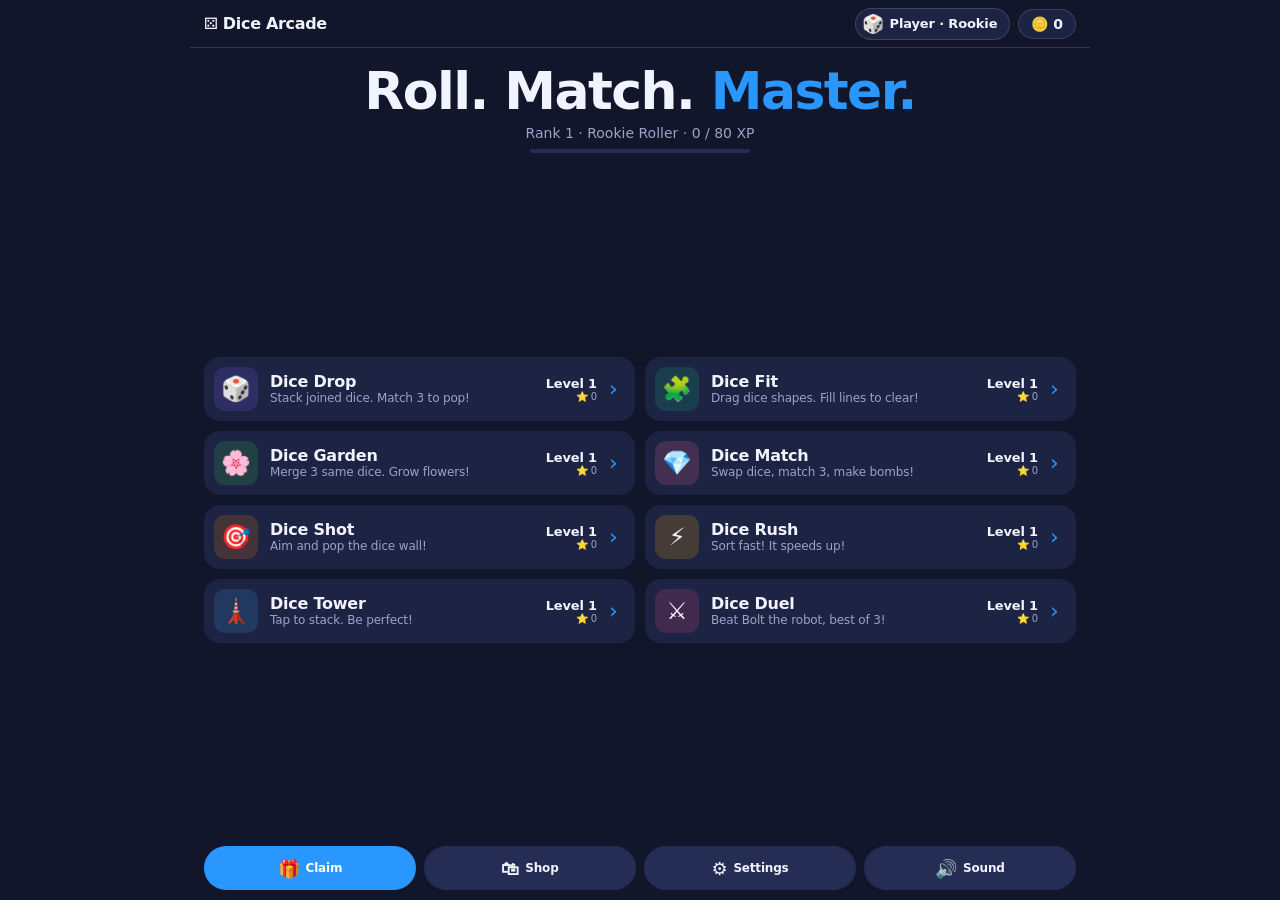
<file: index.html>
<!doctype html>
<html lang="en">
<head>
<meta charset="utf-8">
<meta name="viewport" content="width=device-width,initial-scale=1,maximum-scale=1,user-scalable=no,viewport-fit=cover">
<meta name="theme-color" content="#12162b">
<meta name="mobile-web-app-capable" content="yes">
<meta name="apple-mobile-web-app-capable" content="yes">
<title>Dice Arcade</title>
<link rel="manifest" href="manifest.webmanifest">
<link rel="icon" href="icon.svg">
<style>
:root{--blue:#2997ff;--line:rgba(255,255,255,.14);--bg:#12162b;--card:#1d2342;--card2:#262d54;--text:#f1f3ff;--muted:#9aa3c7;--gold:#ffd43b;--good:#69db7c;--bad:#ff6b6b;--r:18px}
*{box-sizing:border-box;-webkit-tap-highlight-color:transparent}
html,body{margin:0;height:100%;background:var(--bg);color:var(--text);font-family:system-ui,-apple-system,"Segoe UI",Roboto,sans-serif;overflow:hidden;overscroll-behavior:none;user-select:none;-webkit-user-select:none}
#app{position:fixed;inset:0}
.screen{position:absolute;inset:0;overflow-y:auto;overflow-x:hidden;padding:max(12px,env(safe-area-inset-top)) max(14px,env(safe-area-inset-right)) max(14px,env(safe-area-inset-bottom)) max(14px,env(safe-area-inset-left));-webkit-overflow-scrolling:touch}
.hidden{display:none!important}
.wrap{max-width:1100px;margin:0 auto}
button{font:inherit;color:inherit;border:0;border-radius:14px;background:var(--card2);padding:12px 16px;min-height:48px;cursor:pointer;font-weight:700}
button:active{transform:scale(.97)}
button.pri{background:linear-gradient(#ffd43b,#fab005);color:#3a2a00}
button.ghost{background:transparent;border:2px solid var(--card2)}
.bar{height:12px;background:#0e1226;border-radius:99px;overflow:hidden}
.bar>i{display:block;height:100%;background:linear-gradient(90deg,#ffd43b,#ff922b);border-radius:99px;width:0;transition:width .5s}
.hdr{display:flex;align-items:center;gap:10px;margin-bottom:10px}
.hdr h2{margin:0;font-size:clamp(20px,4.5vw,28px);flex:1}
.how{background:var(--card);padding:10px 14px;border-radius:14px;color:var(--muted);font-size:14px;margin-bottom:10px;font-weight:500}
.tabs{display:flex;gap:8px;margin-bottom:12px}
.tabs button{flex:1;background:var(--card)}
.tabs button.on{background:var(--c,#7c5cff);color:#fff}
.lvgrid{display:grid;grid-template-columns:repeat(auto-fill,minmax(68px,1fr));gap:10px}
.lv{aspect-ratio:1;padding:4px;display:flex;flex-direction:column;align-items:center;justify-content:center;gap:2px;background:var(--card);position:relative;min-height:64px}
.lv b{font-size:20px}.lv small{font-size:10px;letter-spacing:-1px;min-height:13px;white-space:nowrap}
.lv.cur{outline:3px solid var(--gold)}.lv.lock{opacity:.4}.lv .ch{position:absolute;top:2px;right:4px;font-size:13px}
.note{color:var(--muted);font-size:14px;margin:8px 2px}
#play{display:flex;flex-direction:column;padding:max(6px,env(safe-area-inset-top)) max(8px,env(safe-area-inset-right)) max(6px,env(safe-area-inset-bottom)) max(8px,env(safe-area-inset-left));overflow:hidden;gap:6px}
#hud{display:flex;align-items:center;gap:8px}
#hud button{min-height:44px;width:46px;padding:0;flex:none}
.hmid{flex:1;min-width:0}
#hudTitle{font-size:13px;color:var(--muted);font-weight:800;white-space:nowrap;overflow:hidden;text-overflow:ellipsis}
.meter{position:relative;height:16px;background:#0e1226;border-radius:99px;margin-top:6px}
.meter>i{position:absolute;left:0;top:0;bottom:0;border-radius:99px;background:linear-gradient(90deg,#74c0fc,#69db7c);width:0}
.meter u{position:absolute;top:-5px;transform:translateX(-50%);font-size:18px;text-decoration:none;filter:grayscale(1) brightness(.6)}
.meter u.on{filter:none}
.tbar{height:5px;background:#0e1226;border-radius:99px;margin-top:5px;overflow:hidden}.tbar>i{display:block;height:100%;background:#ff922b;width:100%}
.hr{text-align:right;min-width:92px}
#hudScore{font-size:26px;font-weight:900;line-height:1;color:var(--gold)}
#hudLeft{font-size:13px;color:var(--muted);font-weight:800}
#stage{flex:1;min-height:0;position:relative;touch-action:none}
#cv{position:absolute;inset:0;width:100%;height:100%;touch-action:none;display:block}
#say{position:absolute;left:0;right:0;top:12%;text-align:center;font-size:clamp(24px,6vw,44px);font-weight:900;color:var(--gold);text-shadow:0 3px 0 rgba(0,0,0,.5);pointer-events:none;opacity:0}
#say.go{animation:pop 1.1s ease-out}
@keyframes pop{0%{opacity:0;transform:scale(.6)}15%{opacity:1;transform:scale(1.15)}70%{opacity:1}100%{opacity:0;transform:translateY(-30px)}}
#ctl{display:flex;gap:8px;justify-content:center}
#ctl button{flex:1;max-width:190px;min-height:56px;font-size:22px;background:var(--card2)}
#ctl.none{display:none}
#modal{position:fixed;inset:0;background:rgba(5,8,20,.78);display:flex;align-items:center;justify-content:center;padding:14px;z-index:20}
.dlg{background:var(--card);border-radius:24px;padding:20px;width:min(94vw,460px);max-height:92vh;overflow:auto;text-align:center}
.dlg h2{margin:0 0 6px;font-size:26px}
.dlg .big{font-size:40px;font-weight:900;color:var(--gold)}
.dlg .sub{color:var(--muted);font-size:14px;margin-bottom:8px;font-weight:600}
.stars{font-size:56px;letter-spacing:6px;margin:4px 0}
.stars span{display:inline-block;filter:grayscale(1) brightness(.5);transform:scale(.6);transition:all .35s cubic-bezier(.3,1.6,.5,1)}
.stars span.on{filter:none;transform:scale(1)}
.thr{display:flex;justify-content:center;gap:12px;font-size:13px;color:var(--muted);margin:6px 0 10px;font-weight:700;flex-wrap:wrap}
.rew{display:flex;gap:8px;justify-content:center;flex-wrap:wrap;margin:10px 0}
.pill{background:var(--card2);border-radius:999px;padding:8px 14px;font-weight:800}
.pill.gold{background:#5c4a00;color:var(--gold)}
.reveal{background:var(--card2);border-radius:16px;padding:10px;margin:8px 0;font-weight:700}
.reveal .em{font-size:44px}
.btns{display:flex;gap:8px;margin-top:12px;flex-wrap:wrap}.btns button{flex:1;min-width:110px}
.sgrid{display:grid;grid-template-columns:repeat(auto-fill,minmax(64px,1fr));gap:8px}
.stk{aspect-ratio:1;border-radius:14px;background:var(--card);display:flex;align-items:center;justify-content:center;font-size:34px}
.stk.no{opacity:.35;filter:grayscale(1)}
.skins{display:grid;grid-template-columns:repeat(auto-fill,minmax(150px,1fr));gap:10px;margin-bottom:14px}
.skin{background:var(--card);border-radius:16px;padding:10px;display:flex;flex-direction:column;gap:6px;align-items:center}
.skin.sel{outline:3px solid var(--gold)}
.skin .sw{display:flex;gap:3px}.skin .sw i{width:20px;height:20px;border-radius:6px;display:block}
.gdays{display:grid;grid-template-columns:repeat(7,1fr);gap:4px;margin:10px 0}
.gdays div{background:var(--card2);border-radius:10px;padding:6px 0;font-size:12px;font-weight:800}
.gdays div.on{background:var(--gold);color:#3a2a00}
h3{margin:14px 2px 8px}
@media (prefers-reduced-motion:reduce){#say.go{animation:none;opacity:1}}

.set{background:var(--card);border-radius:var(--r);padding:12px 14px;margin-bottom:12px}
.set h3{margin:0 0 8px;font-size:16px}
.srow{display:flex;align-items:center;justify-content:space-between;gap:10px;padding:8px 0;border-top:1px solid rgba(255,255,255,.06)}
.srow:first-of-type{border-top:0}
.srow label,.srow .lbl{font-weight:700;flex:1}.srow small{display:block;color:var(--muted);font-weight:500;font-size:12px}
.seg{display:flex;gap:6px;flex-wrap:wrap;justify-content:flex-end}
.seg button{min-height:40px;padding:6px 12px;background:var(--card2)}.seg button.on{background:var(--gold);color:#3a2a00}
.tg{min-width:76px;min-height:40px;padding:6px 12px}.tg.on{background:var(--good);color:#06310f}
input[type=range]{width:150px;accent-color:#ffd43b}
.set input[type=text],.set textarea{width:100%;background:#0e1226;color:var(--text);border:2px solid var(--card2);border-radius:12px;padding:10px;font:inherit}
.set textarea{min-height:70px;font-size:12px}
.reduce *{animation-duration:.01ms!important;transition-duration:.01ms!important}
body.lefty #ctl{flex-direction:row-reverse}
body.bigbtn #ctl button{min-height:76px;font-size:26px}
body.t-ocean{--bg:#0b2233;--card:#123a52;--card2:#1b5373}
body.t-candy{--bg:#2b1236;--card:#43204f;--card2:#5e2d6e}
body.t-forest{--bg:#0f2417;--card:#183a26;--card2:#255238}

/* level select: compact, tiles stay small */
.hdr{gap:8px}.hdr h2{font-size:clamp(16px,4vw,22px);white-space:nowrap;flex:none}
.hdr .tabs{margin:0;flex:1;justify-content:center;max-width:320px}.tabs button{min-height:40px;padding:6px 10px;border-radius:12px}
#lvHelp{width:40px;min-height:40px;padding:0;border-radius:50%;font-size:18px;flex:none}
.lvgrid{grid-template-columns:repeat(auto-fill,minmax(54px,1fr));gap:8px}
.lv{min-height:54px;border-radius:12px;border:2px solid var(--card2);box-shadow:0 3px 0 rgba(0,0,0,.3)}
.lvfoot{position:sticky;bottom:0;display:flex;gap:8px;padding:8px 0;background:var(--bg);align-items:stretch;margin-top:8px}
.lvfoot .pri{flex:1;min-height:52px;font-size:18px}
.chal{display:flex;align-items:center;gap:6px;background:var(--card);border:2px solid var(--card2);border-radius:14px;padding:0 12px;font-weight:800;min-width:92px;justify-content:center}.chal.off{opacity:.45}
.chal input{width:20px;height:20px;accent-color:#ffd43b}
.note.leg{font-size:12px;text-align:center}
/* play screen, landscape: HUD in a left rail, controls in a right rail, board takes the full height */
@media (orientation:landscape) and (min-width:560px){
  #play{display:grid;grid-template-columns:minmax(110px,160px) 1fr minmax(84px,128px);grid-template-rows:1fr;gap:8px}
  #hud{grid-column:1;grid-row:1;flex-direction:column;align-items:stretch;justify-content:flex-start;gap:8px}
  #hud button{width:46px}
  .hmid{flex:none}.hr{text-align:left;min-width:0}
  #hudScore{font-size:30px}
  #stage{grid-column:2;grid-row:1}
  #ctl{grid-column:3;grid-row:1;flex-direction:column;justify-content:flex-end;align-items:stretch}
  #ctl button{max-width:none;flex:none;min-height:64px;font-size:20px}
  #ctl.none{display:none}
  body.lefty #hud{grid-column:3}body.lefty #ctl{grid-column:1}
  #hudTitle{white-space:normal;line-height:1.15}
}
@media (max-width:520px){.hdr{flex-wrap:wrap}.hdr h2{flex:1}.hdr .tabs{order:5;flex-basis:100%;max-width:none}}

/* urgency: calm -> orange (under 25%) -> red (last 10 s). Colour is paired with an icon change and a pulse. */
#stage::after{content:"";position:absolute;inset:0;pointer-events:none;border-radius:10px;opacity:0}
#play[data-urg="1"] .tbar i{background:#ff922b}
#play[data-urg="2"] .tbar i{background:#ff4d4d}
#play[data-urg="2"] #hudLeft{color:#ff6b6b}
#play[data-urg="1"] #stage::after{box-shadow:inset 0 0 0 3px rgba(255,146,43,.55);opacity:1}
#play[data-urg="2"] #stage::after{box-shadow:inset 0 0 0 4px rgba(255,77,77,.8);animation:urgp 1s ease-in-out infinite}
@keyframes urgp{50%{opacity:.25}}

/* album: missing stickers are grey silhouettes with a ?, new ones carry a gold dot */
.stk{position:relative;border:2px solid var(--card2)}
.stk.no{opacity:1;filter:none}.stk.no span{filter:brightness(0);opacity:.22}
.stk u{position:absolute;text-decoration:none;font-size:16px;font-weight:900;color:var(--muted);z-index:1}
.stk .nw{position:absolute;top:3px;right:3px;width:12px;height:12px;border-radius:50%;background:var(--gold);border:2px solid var(--bg)}
.dock button.dot{position:relative}.dock button.dot::after{content:"";position:absolute;top:4px;right:6px;width:12px;height:12px;border-radius:50%;background:var(--gold);border:2px solid var(--bg)}
.skin button.poor{background:var(--card2);color:var(--bad)}

.em.shake{display:inline-block;animation:shk .45s ease-in-out infinite}
@keyframes shk{25%{transform:rotate(-12deg)}75%{transform:rotate(12deg)}}

/* squish and bounce: buttons dip on press and spring back; the score bumps when it grows */
button{transition:transform .12s cubic-bezier(.3,1.6,.5,1),box-shadow .12s}
button:active{transform:scale(.95) translateY(2px)}
#hudScore{display:inline-block}
#hudScore.bump{animation:bump .16s ease-out}
@keyframes bump{50%{transform:scale(1.18)}}
.gcard,.lv{transition:transform .12s cubic-bezier(.3,1.6,.5,1),box-shadow .12s}

/* ---- v2.1: bold arcade start page, goal intro, score/goal HUD ---- */
#hudScore small{font-size:13px;font-weight:800;color:var(--muted);margin-left:4px}
#hudGoal{font-size:11px;color:#b8c0e8;font-weight:700;white-space:nowrap;overflow:hidden;text-overflow:ellipsis;margin-top:1px}
@media (orientation:landscape) and (max-height:620px){#hudGoal{white-space:normal;line-height:1.15}}
.intro{text-align:center}
.intro h2{margin:0 0 8px}
.ipanels{display:flex;align-items:stretch;justify-content:center;gap:4px}
.ip{flex:1;min-width:0;background:#1b2040;border:3px solid #0b0e1f;border-radius:12px;padding:8px 4px;display:flex;flex-direction:column;gap:6px;align-items:center;justify-content:center;animation:ipl 3s ease-in-out infinite}
.ip:nth-child(3){animation-delay:1s}.ip:nth-child(5){animation-delay:2s}
.ip b{font-size:clamp(20px,6vw,30px);line-height:1.1;white-space:nowrap}
.ip small{font-size:12px;font-weight:700;color:var(--muted);line-height:1.2}
.ia{align-self:center;color:var(--gold);font-size:14px}
@keyframes ipl{0%,100%{transform:scale(1);border-color:#0b0e1f}15%,30%{transform:scale(1.07);border-color:#ffd43b;background:#2a3060}45%{transform:scale(1)}}
.goalp{font-size:15px;margin:12px 0 8px}
.skipbar{height:6px;background:#0e1226;border-radius:9px;overflow:hidden}.skipbar i{display:block;height:100%;width:0;background:#ffd43b;animation:skipb linear forwards}
@keyframes skipb{to{width:100%}}
.taphint{font-size:12px;color:var(--muted);margin-top:6px;font-weight:700}
body.reduce .ip{animation:none}
/* intro panels: three equal columns, text never spills out */
.ipanels{gap:2px}
.ip{flex:1 1 0;min-width:0;overflow:hidden;padding:10px 4px}
.ip b{font-size:clamp(15px,4.8vw,26px);white-space:normal;overflow-wrap:anywhere;line-height:1.15;max-width:100%}
.ip small{font-size:clamp(11px,3vw,13px)}
.ia{flex:none;width:14px;text-align:center;font-size:10px}

.why{background:#3b1f2b;color:#ffb3c1;border-radius:10px;padding:8px 10px;font-weight:700;font-size:14px;margin:6px 0}
.losep{font-size:13px;color:#ffb3c1;font-weight:700;margin:0 0 8px}

/* ======== v2.1 Apple-website look for the pages around the games ======== */
body.lk-light #home,body.lk-light #levels,body.lk-light #album,body.lk-light #settings,body.lk-light #parent{--bg:#f5f5f7;--card:#ffffff;--card2:#e8e8ed;--text:#1d1d1f;--muted:#6e6e73;--blue:#0071e3;--line:#d2d2d7;--gold:#b7791f}
#home,#levels,#album,#settings,#parent{background:var(--bg);color:var(--text);font-family:-apple-system,BlinkMacSystemFont,"SF Pro Display","SF Pro Text","Helvetica Neue",Inter,system-ui,sans-serif;-webkit-font-smoothing:antialiased}
#home button,#levels button,#album button,#settings button,#parent button{border-radius:980px;font-weight:600;letter-spacing:-.01em;box-shadow:none}
#home button.pri,#levels button.pri,#album button.pri,#settings button.pri,#parent button.pri{background:var(--blue);color:#fff}
#home button.pri.poor,#album button.pri.poor{background:var(--card2);color:var(--muted)}
.chip{background:var(--card);padding:6px 12px;border-radius:980px;font-weight:600;white-space:nowrap;border:1px solid var(--line);font-size:14px}
.bar,.rbar{background:var(--card2)}
.rbar i,.bar>i{background:var(--blue)}
.hub{position:absolute;inset:0;display:flex;flex-direction:column;gap:10px;padding:0 max(14px,env(safe-area-inset-right)) max(10px,env(safe-area-inset-bottom)) max(14px,env(safe-area-inset-left));max-width:900px;margin:0 auto}
.anav{display:flex;align-items:center;justify-content:space-between;min-height:48px;padding-top:env(safe-area-inset-top);border-bottom:1px solid var(--line);margin:0 -14px;padding-left:14px;padding-right:14px}
.alogo{font-size:17px;font-weight:600;letter-spacing:-.02em}
.aright{display:flex;align-items:center;gap:8px}
.prof{min-height:32px!important;padding:3px 12px 3px 6px!important;background:var(--card)!important;border:1px solid var(--line)!important;font-size:13px!important;display:flex;align-items:center;gap:6px}
#pAv{font-size:18px}
.hero{text-align:center;padding:6px 0 2px}
.hero h1{margin:0;font-size:clamp(28px,8.4vw,48px);line-height:1.05;letter-spacing:-.03em;font-weight:700}
.hero h1 em{font-style:normal;color:var(--blue)}
.hero .sub{margin:6px 0 8px;color:var(--muted);font-size:14px;font-weight:400}
.hero .rbar{width:min(220px,60%);height:4px;margin:0 auto;border-radius:4px;overflow:hidden}
.cards{flex:1;min-height:0;display:grid;gap:6px;grid-template-columns:1fr;grid-auto-rows:minmax(0,60px);align-content:center}
.gcard{display:grid!important;grid-template-columns:44px 1fr auto 12px;gap:12px;align-items:center;text-align:left;padding:8px 14px 8px 10px!important;height:100%;min-height:0!important;border-radius:16px!important;background:var(--card)!important;color:var(--text)!important;border:0!important;box-shadow:none!important;text-shadow:none!important;font-weight:400!important}
.gcard:active{transform:scale(.985);filter:brightness(.96)}
.gcard .ic{width:44px;height:44px;border-radius:11px;display:flex;align-items:center;justify-content:center;font-size:24px;background:var(--card2);background:color-mix(in srgb,var(--c) 18%,var(--card))}
.gcard .tx{min-width:0;display:flex;flex-direction:column}
.gcard .nm{font-size:16px;font-weight:600;letter-spacing:-.015em;line-height:1.2}
.gcard .tx small{font-size:12px;color:var(--muted);white-space:nowrap;overflow:hidden;text-overflow:ellipsis;line-height:1.3}
.gcard .sbar{display:none}
.gcard .meta{display:flex;flex-direction:column;align-items:flex-end;font-size:12px;color:var(--muted)}
.gcard .meta b{font-size:13px;font-weight:600;color:var(--text)}
.gcard .go{color:var(--blue);font-size:22px;line-height:1}
.dock{display:flex;gap:8px}
.dock button{flex:1;min-height:44px;padding:4px 6px;display:flex;align-items:center;justify-content:center;gap:6px;font-size:18px;background:var(--card2)!important;color:var(--text)!important}
.dock small{font-size:12px;font-weight:600;color:var(--text)}
#gift.rdy{background:var(--blue)!important;color:#fff!important}#gift.rdy small{color:#fff}
.dock button.dot{position:relative}.dock button.dot::after{content:"";position:absolute;top:6px;right:10px;width:9px;height:9px;border-radius:50%;background:#ff3b30}
@media (min-width:700px){.cards{grid-template-columns:1fr 1fr;grid-auto-rows:minmax(0,64px);gap:10px}.hero h1{font-size:clamp(34px,5vw,52px)}}
@media (orientation:landscape) and (max-height:560px){.hero h1{font-size:26px}.hero .sub{display:none}.cards{grid-template-columns:1fr 1fr;grid-auto-rows:minmax(0,52px);gap:6px}.hero{padding:0}}
/* level select, shop, settings: same white tiles on light grey */
#levels .lv,#album .skin,#album .pu,#album .av,#album .tl,#album .stk,#settings .set,#parent .set{background:var(--card);border:1px solid var(--line);box-shadow:none}
#levels .lv{border-radius:12px}
#levels .lv.cur{outline:2px solid var(--blue);outline-offset:1px}
#levels .tabs button{background:var(--card2)}#levels .tabs button.on{background:var(--text);color:var(--bg)}
#levels .how,#levels .note,#album .note{color:var(--muted)}
#levels .lvfoot{background:var(--bg)}
#levels .chal{background:var(--card);border:1px solid var(--line)}
#levels .pill,#album .pill{background:var(--card2);color:var(--text)}
#settings .set input[type=text],#parent .set input[type=text],#settings .set textarea,#parent .set textarea{background:var(--bg);color:var(--text);border:1px solid var(--line)}
#settings .srow,#parent .srow{border-top-color:var(--line)}
#settings .seg button,#parent .seg button{background:var(--card2)}#settings .seg button.on{background:var(--blue);color:#fff}
#settings .tg.on,#parent .tg.on{background:#34c759;color:#fff}
#album .skin.sel,#album .av.sel,#album .tl.sel{outline:2px solid var(--blue)}
#album .stk.no{background:var(--card2)}
.pus{display:grid;gap:8px}
.pu{display:grid;grid-template-columns:40px 1fr auto;gap:12px;align-items:center;padding:10px 12px;border-radius:16px}
.pu .pi{font-size:24px;text-align:center;font-weight:700}.pu .pt{display:flex;flex-direction:column}.pu .pt small{color:var(--muted);font-size:12px;font-weight:400}
.pu .pr{display:flex;flex-direction:column;align-items:flex-end;gap:4px}.pu .pr small{color:var(--muted);font-size:11px}
.pu button{min-height:34px;padding:4px 14px}
.bsw{width:100%;height:28px;border-radius:8px;border:1px solid rgba(0,0,0,.15)}
.avs{display:grid;grid-template-columns:repeat(auto-fill,minmax(72px,1fr));gap:8px}
.av{display:flex;flex-direction:column;align-items:center;gap:2px;padding:8px 4px!important;border-radius:14px!important;min-height:0!important}.av span{font-size:28px}.av small{font-size:11px;color:var(--muted)}.av.lockd span{filter:grayscale(.6);opacity:.7}
.tls{display:grid;grid-template-columns:repeat(auto-fill,minmax(130px,1fr));gap:8px}
.tl{display:flex;flex-direction:column;align-items:center;gap:2px;padding:8px!important;border-radius:14px!important}.tl small{font-size:11px;color:var(--muted);font-weight:400}
/* power-up buttons while playing (dark play screen) */
#pwr{display:flex;gap:6px;justify-content:center}#pwr.none{display:none}
.pwb{min-height:36px!important;padding:4px 12px!important;font-size:13px;border-radius:999px!important;background:#262d54;display:flex;align-items:center;gap:6px}
.pwb b{background:#ffd43b;color:#3a2a00;border-radius:999px;padding:0 7px;font-size:12px}
.pwb.none0{opacity:.5}.pwb.used{opacity:.4}
@media (orientation:landscape) and (min-width:560px){#pwr{grid-column:1;grid-row:1;align-self:end;flex-direction:column;align-items:stretch}body.lefty #pwr{grid-column:3}}
.alogo{white-space:nowrap;font-size:16px}
#pName{white-space:nowrap;overflow:hidden;text-overflow:ellipsis;max-width:110px}
.prof{max-width:200px}
@media (max-width:400px){#pName{max-width:70px}}

.pwin{width:100%;margin:6px 0;background:#0e1226;color:var(--text);border:2px solid var(--card2);border-radius:12px;padding:12px;font:inherit;font-size:18px}
body.lk-light .pwin{background:#fff;color:#1d1d1f;border-color:#d2d2d7}
.pbars{display:flex;gap:8px;align-items:flex-end;height:90px}
.pbar{flex:1;height:100%;position:relative;background:rgba(127,127,127,.15);border-radius:8px;overflow:hidden}
.pbar i{position:absolute;left:0;right:0;bottom:0;background:#0a84ff;border-radius:8px}
.pbar span{position:absolute;left:0;right:0;bottom:2px;text-align:center;font-size:11px;font-weight:700;mix-blend-mode:difference;color:#fff}

</style>
</head>
<body>
<div id="app">
  <section id="home" class="screen"><div class="hub">
    <nav class="anav"><span class="alogo">⚄ Dice Arcade</span><span class="aright"><button id="profile" class="prof" aria-label="Profile and shop"><span id="pAv">🎲</span><span id="pName"></span></button><span class="chip hidden" id="kidChip"></span><span class="chip" id="coins">🪙 0</span></span></nav>
    <header class="hero"><h1>Roll. Match. <em>Master.</em></h1><p class="sub" id="rankLine"></p><div class="rbar"><i id="rankBar"></i></div></header>
    <div class="cards" id="cards"></div>
    <div class="dock"><button id="gift" aria-label="Daily gift">🎁<small>Gift</small></button><button id="navAlbum" aria-label="Shop and stickers">🛍<small>Shop</small></button><button id="navSet" aria-label="Settings">⚙<small>Settings</small></button><button id="navSound" aria-label="Sound">🔊<small>Sound</small></button></div>
  </div></section>

  <section id="levels" class="screen hidden"><div class="wrap">
    <div class="hdr"><button id="lvBack" aria-label="Back">←</button><h2 id="lvTitle"></h2>
      <div class="tabs"><button id="tabLv" class="on">Levels</button><button id="tabTm">⏱ Timed</button></div>
      <button id="lvHelp" aria-label="How to play">?</button><div class="chip" id="lvCoins"></div></div>
    <div class="how hidden" id="lvHow"></div>
    <div id="lvBody"></div>
  </div></section>

  <section id="album" class="screen hidden"><div class="wrap">
    <div class="hdr"><button id="alBack">←</button><h2>Shop</h2><div class="chip" id="alCoins"></div></div>
    <div id="shop"></div>
    <h3 id="stkTitle">Stickers</h3><p class="note" id="stkNote"></p><div class="sgrid" id="stickers"></div>
    <p class="note">Win stickers from chests (every 5th level), rank-ups and the 7th day of your daily gift streak.</p>
    <p class="note">Backup, restore and reset are in ⚙ Settings.</p>
  </div></section>

  <section id="settings" class="screen hidden"><div class="wrap">
    <div class="hdr"><button id="stBack">←</button><h2>⚙ Settings</h2></div>
    <div id="stBody"></div>
  </div></section>

  <section id="parent" class="screen hidden"><div class="wrap">
    <div class="hdr"><button id="parBack">←</button><h2>👪 Parent page</h2></div>
    <div id="parBody"></div>
  </div></section>

  <section id="play" class="screen hidden">
    <div id="hud">
      <button id="pause" aria-label="Pause">❚❚</button>
      <div class="hmid"><div id="hudTitle"></div><div id="hudGoal"></div><div class="meter" id="meter"></div><div class="tbar hidden" id="tbar"><i></i></div></div>
      <div class="hr"><div id="hudScore">0</div><div id="hudLeft"></div></div>
    </div>
    <div id="pwr"></div>
    <div id="stage"><canvas id="cv"></canvas><div id="say"></div></div>
    <div id="ctl"></div>
  </section>
</div>
<div id="modal" class="hidden"></div>
<script>
/* ---- prog.js ---- */
'use strict';
/* Progression: levels, stars, coins, XP, ranks, chests, stickers, timed medals.
   Pure functions over a save object so they can be tested in Node. */
var Prog = (function () {
  var LEVELS = 50;               // 1-40 guided path, 41-50 Endless Ladder
  var GUIDED = 40;
  var STAR_GAP = 0.20;
  var MEDAL_MULT = [0.5, 1.0, 1.6];       // bronze, silver, gold as multiples of timedPar * timedSecs
  var MEDAL_COINS = [15, 30, 60];
  var STICKER_COUNT = 64;

  // Share of "par" a player must score for 1 star on a level. Rises every level: 0.25 -> 0.85
  function f1(l) {
    if (l <= GUIDED) return 0.25 + 0.60 * (l - 1) / (GUIDED - 1);
    return 0.85 + 0.25 * Math.log(1 + (l - GUIDED) / 8);          // Endless Ladder: slow, never a jump
  }
  // Difficulty index 0..1 (1 = Level 40 and beyond), pace pressure, target pass rate, mistake allowance
  function D(l) { return Math.pow((Math.min(l, GUIDED) - 1) / (GUIDED - 1), 0.85); }
  function rho(l) { return l <= GUIDED ? 0.55 + 0.55 * D(l) : Math.min(1.25, 1.10 + 0.05 * Math.log(1 + (l - GUIDED) / 10)); }
  function pTarget(l) { return 0.95 - 0.65 * Math.pow(D(l), 1.2) - (isBoss(l) ? 0.10 : 0); }
  function allowedMistakes(l) { return Math.round(5 - 3 * D(l)); }
  function isBoss(l) { return l % 10 === 0; }
  // Style 0..100 = accuracy, goal progress, streak. Stars never use it (they stay on the Base score).
  function styleOf(mistakes, allowed, goal, streakFrac) {
    var acc = Math.max(0, 1 - mistakes / Math.max(1, allowed));
    return Math.round(100 * (0.5 * acc + 0.3 * Math.max(0, Math.min(1, goal)) + 0.2 * Math.max(0, Math.min(1, streakFrac))));
  }
  function styleRank(s) { return s >= 90 ? 'S' : s >= 75 ? 'A' : s >= 55 ? 'B' : 'C'; }

  function thresholds(G, l) {
    if (G.thresholds) return G.thresholds(l);
    var base = G.par * G.budget(l), a = f1(l);
    return [a, a + STAR_GAP, a + 2 * STAR_GAP].map(function (f) { return Math.round(f * base); });
  }
  function starsFor(G, l, score, res) {
    if (G.stars) return G.stars(l, res || { score: score });
    var t = thresholds(G, l);
    return score >= t[2] ? 3 : score >= t[1] ? 2 : score >= t[0] ? 1 : 0;
  }
  function timedThr(G) {
    return MEDAL_MULT.map(function (m) { return Math.round(m * G.timedPar * G.timedSecs); });
  }
  function medalFor(G, score) {
    var t = timedThr(G);
    return score >= t[2] ? 3 : score >= t[1] ? 2 : score >= t[0] ? 1 : 0;
  }

  function newSave() {
    return { v: 1, coins: 0, xp: 0, stars: {}, best: {}, timed: {}, chests: {}, stickers: [], stamps: {}, bosses: {}, tokens: 0, seenStk: 0, inv: { time: 0, x2: 0, slow: 0 }, boards: [0], board: 0, avatars: [], avatar: '', titles: [0], title: 0, stkClaimed: 0,
      skin: 0, skins: [0], gift: { last: '', streak: 0 }, sound: true, flowers: 0, plays: 0, seen: {} };
  }
  function rankOf(xp) {
    var r = 1, need = 80;
    while (xp >= need) { xp -= need; r++; need = 80 + 40 * (r - 1); }
    return { rank: r, into: xp, need: need };
  }
  function isUnlocked(save, g, l) { return l === 1 || ((save.stars[g] || {})[l - 1] || 0) >= 1; }
  function totalStars(save, g) {
    var s = save.stars[g] || {}, n = 0;
    for (var k in s) n += s[k];
    return n;
  }
  function coinsForStars(l, from, to) {
    var c = 0;
    for (var s = from + 1; s <= to; s++) c += s * (1 + Math.ceil(l / 4));
    return c;
  }
  function chestCoins(l) { return 25 + 2 * l; }

  function giveSticker(save, rng) {
    var have = {}, i, free = [];
    save.stickers.forEach(function (s) { have[s] = 1; });
    for (i = 0; i < STICKER_COUNT; i++) if (!have[i]) free.push(i);
    if (!free.length) return null;
    var id = free[Math.floor(rng() * free.length)];
    save.stickers.push(id);
    return id;
  }
  function addXp(save, amount, rng, res) {
    var before = rankOf(save.xp).rank;
    save.xp += amount;
    res.xp += amount;
    var after = rankOf(save.xp).rank;
    for (var r = before + 1; r <= after; r++) {
      var c = 15 * r, st = giveSticker(save, rng);
      save.coins += c;
      res.coins += c;
      res.rankCoins += c;
      res.ranks.push({ rank: r, coins: c, sticker: st });
    }
  }

  // Apply the result of a finished level. Mutates save, returns a summary for the result screen.
  function applyLevel(save, G, l, score, stars, rng, opts) {
    opts = opts || {};
    var g = G.id;
    var res = { coins: 0, rankCoins: 0, xp: 0, stars: stars, oldStars: 0, chest: null, ranks: [], unlocked: null, newBest: false, stamp: 0, token: 0, tokenLost: 0, boss: null, challenge: !!opts.challenge, style: opts.style || 0 };
    var st = save.stars[g] = save.stars[g] || {};
    var old = st[l] || 0;
    res.oldStars = old;
    save.plays++;
    if (stars > old) {
      var sc = coinsForStars(l, old, stars);
      res.coins += sc; st[l] = stars;
      if (opts.challenge && stars === 3) { res.coins += sc; }                // Star Challenge: double star coins, first time only
    }
    else if (stars >= 1) res.coins += 1;
    var bk = g + ':' + l;
    if (score > (save.best[bk] || 0)) { save.best[bk] = score; res.newBest = true; }
    if (stars >= 1 && l < LEVELS && old < 1) res.unlocked = l + 1;
    if (stars >= 1 && l % 5 === 0 && !save.chests[bk]) {
      save.chests[bk] = 1;
      var cc = chestCoins(l);
      res.chest = { coins: cc, sticker: giveSticker(save, rng) };
      res.coins += cc;
      save.tokens = (save.tokens || 0) + 1; res.token += 1;                  // Courage Tokens come from chests only
    }
    if (stars >= 1 && isBoss(l) && !(save.bosses = save.bosses || {})[bk]) {
      save.bosses[bk] = 1; res.boss = { sticker: giveSticker(save, rng) };   // boss badge + sticker, first win only
    }
    var stampMap = save.stamps = save.stamps || {};
    if (opts.perfect && stars === 3 && !(stampMap[g] = stampMap[g] || {})[l]) {
      stampMap[g][l] = 1; res.stamp = 10 + Math.floor(l / 2); res.coins += res.stamp;   // Gold Stamp, first time only
    }
    if (opts.challenge) {
      if (stars === 3) { save.tokens = (save.tokens || 0) + 1; res.token += 1; } else res.tokenLost = 1;
    }
    save.coins += res.coins;
    var xp = stars >= 1 ? 8 + 12 * stars + Math.floor(score / 60) : Math.round(0.25 * (20 + Math.floor(score / 60)));   // a failed run still pays 25%
    if (stars >= 1 && opts.style >= 90) xp = Math.round(xp * 1.2);
    addXp(save, xp, rng, res);
    return res;
  }

  function applyTimed(save, G, score, rng) {
    var g = G.id;
    var res = { coins: 0, rankCoins: 0, xp: 0, medal: medalFor(G, score), oldMedal: 0, best: 0, newBest: false, ranks: [] };
    var t = save.timed[g] = save.timed[g] || { medal: 0, best: 0 };
    res.oldMedal = t.medal;
    save.plays++;
    for (var m = t.medal + 1; m <= res.medal; m++) res.coins += MEDAL_COINS[m - 1];
    if (res.medal > t.medal) t.medal = res.medal;
    if (score > t.best) { t.best = score; res.newBest = true; res.coins += 5; }
    else if (res.medal >= 1) res.coins += 2;
    res.best = t.best;
    save.coins += res.coins;
    addXp(save, 5 + Math.floor(score / 60) + 6 * res.medal, rng, res);
    return res;
  }

  // Daily gift. today = 'YYYY-MM-DD'. Streak 1..7 then repeats.
  function dayDiff(a, b) { return Math.round((Date.parse(b + 'T00:00:00Z') - Date.parse(a + 'T00:00:00Z')) / 864e5); }
  function giftReady(save, today) { return save.gift.last !== today; }
  function claimGift(save, today, rng) {
    if (!giftReady(save, today)) return null;
    var streak = (save.gift.last && dayDiff(save.gift.last, today) === 1) ? save.gift.streak + 1 : 1;
    if (streak > 7) streak = 1;
    save.gift.last = today;
    save.gift.streak = streak;
    var coins = 20 * streak, st = streak === 7 ? giveSticker(save, rng) : null;
    save.coins += coins;
    return { coins: coins, streak: streak, sticker: st };
  }

  // Collection bonus: every 8 stickers pays a reward (coins or power-ups, the last one an avatar).
  var STK_STEP = 8;
  var STK_REWARDS = [{ coins: 150 }, { pu: 'time', n: 2 }, { coins: 250 }, { pu: 'x2', n: 2 }, { coins: 350 }, { pu: 'slow', n: 2 }, { coins: 450 }, { coins: 600, pu: 'time', n: 3 }];
  function stickerBonus(save) {
    var out = [];
    while (save.stkClaimed < STK_REWARDS.length && save.stickers.length >= (save.stkClaimed + 1) * STK_STEP) {
      var r = STK_REWARDS[save.stkClaimed]; save.stkClaimed++;
      if (r.coins) save.coins += r.coins;
      if (r.pu) save.inv[r.pu] = (save.inv[r.pu] || 0) + r.n;
      out.push(r);
    }
    return out;
  }
  return { STK_STEP: STK_STEP, STK_REWARDS: STK_REWARDS, stickerBonus: stickerBonus, LEVELS: LEVELS, STAR_GAP: STAR_GAP, MEDAL_MULT: MEDAL_MULT, MEDAL_COINS: MEDAL_COINS, STICKER_COUNT: STICKER_COUNT,
    f1: f1, D: D, rho: rho, pTarget: pTarget, allowedMistakes: allowedMistakes, isBoss: isBoss, styleOf: styleOf, styleRank: styleRank, GUIDED: GUIDED, thresholds: thresholds, starsFor: starsFor, timedThr: timedThr, medalFor: medalFor,
    newSave: newSave, rankOf: rankOf, isUnlocked: isUnlocked, totalStars: totalStars,
    coinsForStars: coinsForStars, chestCoins: chestCoins, applyLevel: applyLevel, applyTimed: applyTimed,
    giftReady: giftReady, claimGift: claimGift };
})();
if (typeof module !== 'undefined') module.exports = Prog;

/* ---- common.js ---- */
'use strict';
/* Shared helpers: RNG, dice drawing, skins, and the Run engine (works headless for bot tests). */
var Games = {};

function mulberry(a) {
  return function () {
    a |= 0; a = a + 0x6D2B79F5 | 0;
    var t = Math.imul(a ^ a >>> 15, 1 | a);
    t = t + Math.imul(t ^ t >>> 7, 61 | t) ^ t;
    return ((t ^ t >>> 14) >>> 0) / 4294967296;
  };
}
/* Bot pacing so test bots play at a human speed (think = seconds per decision). */
function botReady(g, dt) { g.botWait = (g.botWait || 0) - dt; return g.botWait <= 0; }
function botDone(g) { var t = g.env.skill.think || 0; g.botWait = t * (0.7 + g.env.rnd() * 0.6); }
/* Seconds a level clock allows per move: generous early, tighter later (never below 3.6 s). */
function perMoveSecs(l) { return l <= 40 ? 8 - 0.1 * l : Math.max(3.6, 4 - 0.04 * (l - 40)); }
function clamp(v, a, b) { return v < a ? a : v > b ? b : v; }
function rr(c, x, y, w, h, r) {
  c.beginPath(); c.moveTo(x + r, y);
  c.arcTo(x + w, y, x + w, y + h, r); c.arcTo(x + w, y + h, x, y + h, r);
  c.arcTo(x, y + h, x, y, r); c.arcTo(x, y, x + w, y, r); c.closePath();
}
function shade(hex, k) {
  var n = parseInt(hex.slice(1), 16), r = n >> 16, g = n >> 8 & 255, b = n & 255;
  r = clamp(Math.round(r * k), 0, 255); g = clamp(Math.round(g * k), 0, 255); b = clamp(Math.round(b * k), 0, 255);
  return 'rgb(' + r + ',' + g + ',' + b + ')';
}

var SKINS = [
  { name: 'Classic', price: 0,    faces: ['#ff8787', '#ffc078', '#ffe066', '#8ce99a', '#74c0fc', '#d0bfff'], pip: '#2b2b44', bg: '#1f2a44' },
  { name: 'Candy',   price: 150,  faces: ['#ff99c8', '#fcf6bd', '#d0f4de', '#a9def9', '#e4c1f9', '#ffb88c'], pip: '#4a2c4f', bg: '#3b2a4f' },
  { name: 'Sunset',  price: 300,  faces: ['#ff595e', '#ff924c', '#ffca3a', '#8ac926', '#1982c4', '#6a4c93'], pip: '#ffffff', bg: '#2b1d3a' },
  { name: 'Ocean',   price: 500,  faces: ['#ef476f', '#ffd166', '#06d6a0', '#118ab2', '#9bf6ff', '#c8b6ff'], pip: '#073b4c', bg: '#073b4c' },
  { name: 'Forest',  price: 800,  faces: ['#e07a5f', '#f2cc8f', '#81b29a', '#a7c957', '#6a994e', '#bc6c25'], pip: '#1b2a1b', bg: '#233a2a' },
  { name: 'Neon',    price: 1200, faces: ['#ff2e63', '#ff9f1c', '#f9f871', '#08fdd8', '#3a86ff', '#c77dff'], pip: '#101020', bg: '#10101c' },
  { name: 'Gold',    price: 1800, faces: ['#ffd700', '#ffb703', '#fb8500', '#f4a261', '#e9c46a', '#ffe8a3'], pip: '#4a3000', bg: '#3a2a10' },
  { name: 'Galaxy',  price: 2400, faces: ['#7b2cbf', '#3c096c', '#5a189a', '#9d4edd', '#c77dff', '#e0aaff'], pip: '#ffffff', bg: '#10002b' }
];
var BOARDS = [
  { name: 'Classic', price: 0,   bg: null },
  { name: 'Wood',    price: 250, bg: '#6b4423', pat: 'lines' },
  { name: 'Space',   price: 400, bg: '#0b1030', pat: 'stars' },
  { name: 'Paper',   price: 300, bg: '#cfc4a8', pat: 'grid' },
  { name: 'Mint',    price: 350, bg: '#1d5c4e', pat: 'dots' }
];
var Board = { i: 0, cur: BOARDS[0] };
function setBoard(i) { Board.i = i; Board.cur = BOARDS[i] || BOARDS[0]; }
/* Power-ups: used from the play screen, once per run each. */
var POWERUPS = [
  { id: 'time', icon: '⏱', name: '+15 seconds', short: '+15s', price: 60, desc: 'Adds 15 seconds to the clock (games with a clock).' },
  { id: 'x2',   icon: '✖2', name: 'Double points', short: '×2', price: 80, desc: 'Every point counts double for 20 seconds.' },
  { id: 'slow', icon: '🐢', name: 'Slow motion', short: 'Slow', price: 70, desc: 'Everything moves 40% slower for 20 seconds.' }
];
var AVATARS = ['🦊', '🐼', '🐯', '🦁', '🐸', '🐙', '🦄', '🐲', '🚀', '👾', '🤖', '🎩'];
var AVATAR_PRICE = 100;
var TITLES = [{ t: 'Rookie', price: 0 }, { t: 'Dice Whiz', price: 150 }, { t: 'Lucky Roller', price: 200 }, { t: 'Board Boss', price: 300 }, { t: 'Combo King', price: 400 }, { t: 'Legend', price: 800 }];
var Skin = { i: 0, cur: SKINS[0] };
function setSkin(i) { Skin.i = i; Skin.cur = SKINS[i] || SKINS[0]; }

var PIPS = [[], [4], [0, 8], [0, 4, 8], [0, 2, 6, 8], [0, 2, 4, 6, 8], [0, 2, 3, 5, 6, 8]];
function drawDie(c, x, y, s, v, o) {
  o = o || {};
  var sk = Skin.cur, col = o.color || sk.faces[(v - 1 + 6) % 6];
  var p = s * 0.05, w = s - 2 * p, r = s * 0.2;
  c.save();
  if (o.alpha != null) c.globalAlpha = o.alpha;
  if (o.scale && o.scale !== 1) { c.translate(x + s / 2, y + s / 2); c.scale(o.scale, o.scale); c.translate(-s / 2, -s / 2); x = 0; y = 0; }
  rr(c, x + p, y + p + s * 0.03, w, w, r); c.fillStyle = shade(col, 0.72); c.fill();
  rr(c, x + p, y + p, w, w * 0.96, r); c.fillStyle = col; c.fill();
  if (o.stroke) { c.lineWidth = Math.max(2, s * 0.07); c.strokeStyle = o.stroke; c.stroke(); }
  c.fillStyle = o.pip || sk.pip;
  var pr = s * 0.075, g = w / 3.6, ox = x + p + w / 2 - g, oy = y + p + w * 0.48 - g;
  var ids = PIPS[v] || [];
  for (var i = 0; i < ids.length; i++) {
    var k = ids[i];
    c.beginPath(); c.arc(ox + (k % 3) * g, oy + Math.floor(k / 3) * g, pr, 0, 6.2832); c.fill();
  }
  c.restore();
}
function text(c, str, x, y, size, color, align, weight) {
  c.font = (weight || '700') + ' ' + size + 'px system-ui,-apple-system,Segoe UI,Roboto,sans-serif';
  c.textAlign = align || 'center'; c.textBaseline = 'middle'; c.fillStyle = color || '#fff';
  c.fillText(str, x, y);
}
function boardBg(c, x, y, w, h) {
  rr(c, x - 6, y - 6, w + 12, h + 12, 14); c.fillStyle = 'rgba(0,0,0,0.28)'; c.fill();
  boardFill(c, x, y, w, h, 10);
}
/* Board look: colour plus a quiet pattern chosen in the shop. */
function boardFill(c, x, y, w, h, r) {
  var B = Board.cur;
  rr(c, x, y, w, h, r); c.fillStyle = B.bg || Skin.cur.bg; c.fill();
  if (!B.pat) return;
  c.save(); rr(c, x, y, w, h, r); c.clip(); var i;
  if (B.pat === 'lines') { c.fillStyle = 'rgba(0,0,0,0.16)'; for (i = 0; i < h; i += 16) c.fillRect(x, y + i, w, 2); }
  else if (B.pat === 'grid') { c.fillStyle = 'rgba(0,0,0,0.10)'; for (i = 0; i < w; i += 20) c.fillRect(x + i, y, 1, h); for (i = 0; i < h; i += 20) c.fillRect(x, y + i, w, 1); }
  else if (B.pat === 'dots') { c.fillStyle = 'rgba(255,255,255,0.08)'; for (i = 0; i < w; i += 18) for (var j = 0; j < h; j += 18) c.fillRect(x + i + 8, y + j + 8, 3, 3); }
  else if (B.pat === 'stars') { c.fillStyle = 'rgba(255,255,255,0.55)'; for (i = 0; i < 40; i++) c.fillRect(x + ((i * 97) % 101) / 101 * w, y + ((i * 53) % 103) / 103 * h, i % 5 ? 1.5 : 2.5, i % 5 ? 1.5 : 2.5); }
  c.restore();
}

/* Run: one play session of one game (level or timed). Works headless (ui = null). */
function Run(G, level, timed, seed, ui, skill) {
  this.G = G; this.level = level; this.timed = !!timed; this.ui = ui || null;
  this.rnd = mulberry(seed || 1);
  this.skill = skill || { eps: 0, tempo: 0.15, noise: 1 };
  this.score = 0; this.t = 0; this.over = false; this.result = null;
  this.mistakes = 0; this.acts = 0; this.run = 0; this.bestRun = 0; this.helper = false;
  this.mult = 1; this.multT = 0; this.slowT = 0; this.pu = {};
  this.W = 360; this.H = 560;
  this.budget = this.timed ? Infinity : G.budget(level);
  this.left = this.budget;
  this.clockMax = this.timed ? G.timedSecs : (G.levelTime ? G.levelTime(level) : null);   // every level has a clock when the game defines levelTime
  this.timeLeft = this.clockMax;
  this.thr = this.timed ? Prog.timedThr(G) : Prog.thresholds(G, level);
  this.game = G.create(this);
  this.game.resize(this.W, this.H);
}
Run.prototype.resize = function (w, h) { this.W = w; this.H = h; this.game.resize(w, h); };
Run.prototype.addScore = function (n, x, y, color) {
  n = Math.round(n * this.mult); if (n <= 0) return;
  this.score += n; this.acts++; if (++this.run > this.bestRun) this.bestRun = this.run;
  if (this.ui) this.ui.fx(x, y, '+' + n, color);
};
Run.prototype.mistake = function (n) { this.mistakes += (n || 1); this.run = 0; this.acts++; };
Run.prototype.setLeft = function (n) { this.left = n; };
Run.prototype.sfx = function (k) { if (this.ui) this.ui.sfx(k); };
Run.prototype.burst = function (x, y, color, n) { if (this.ui) this.ui.burst(x, y, color, n); };
Run.prototype.say = function (s) { if (this.ui) this.ui.say(s); };
Run.prototype.finish = function (info) {
  if (this.over) return;
  this.over = true;
  info = info || {}; info.score = this.score;
  var stars = this.timed ? Prog.medalFor(this.G, this.score) : Prog.starsFor(this.G, this.level, this.score, info);
  var allowed = Prog.allowedMistakes(this.level), goal = this.thr && this.thr[2] ? this.score / this.thr[2] : 0;
  if (this.G.stars && !this.timed) goal = stars / 3;
  var style = Prog.styleOf(this.mistakes, allowed, goal, this.bestRun / Math.max(1, this.acts));
  this.result = { score: this.score, stars: stars, info: info, mistakes: this.mistakes, style: style,
    perfect: !this.timed && stars === 3 && this.mistakes === 0 && style >= 90 && !this.helper };
};
/* Power-ups: once per run each. Returns true if it took effect. */
Run.prototype.usePower = function (id) {
  if (this.over || this.pu[id]) return false;
  if (id === 'time') { if (this.timeLeft == null) return false; this.timeLeft += 15; this.clockMax += 15; }
  else if (id === 'x2') { this.mult = 2; this.multT = 20; }
  else if (id === 'slow') { this.slowT = 20; }
  else return false;
  this.pu[id] = true; this.helper = true; return true;
};
Run.prototype.step = function (dt) {
  if (this.over) return;
  this.t += dt;
  if (this.multT > 0) { this.multT -= dt; if (this.multT <= 0) this.mult = 1; }
  var gdt = dt; if (this.slowT > 0) { this.slowT -= dt; gdt = dt * 0.6; }
  this.game.update(gdt);
  if (this.timeLeft != null && !this.over) {
    this.timeLeft -= dt;
    if (this.timeLeft <= 0) { this.timeLeft = 0; this.finish({ timeUp: true }); }
  }
};
Run.prototype.draw = function (c) { this.game.draw(c); };

/* Headless simulation used by the audit tests. */
function simulate(G, level, timed, seed, skill, maxSecs) {
  var run = new Run(G, level, timed, seed, null, skill);
  var dt = 1 / 30, cap = (maxSecs || 900) / dt, n = 0;
  while (!run.over && n++ < cap) {
    if (run.game.bot) run.game.bot(dt);
    run.step(dt);
  }
  if (!run.over) run.finish({ capped: true });
  return run.result;
}
if (typeof module !== 'undefined') module.exports = { Games: Games, Run: Run, simulate: simulate, mulberry: mulberry };

/* ---- games/drop.js ---- */
'use strict';
/* Dice Drop: falling joined dice. 3+ touching dice with the same face vanish; chains multiply. */
(function () {
  var COLS = 6, ROWS = 11;
  var SHAPES = [[[0, 0], [1, 0]], [[0, 0], [1, 0], [2, 0]], [[0, 0], [1, 0], [0, 1]]];

  function rot(cells) {
    var r = cells.map(function (c) { return [-c[1], c[0], c[2]]; });
    var mx = Math.min.apply(null, r.map(function (c) { return c[0]; }));
    var my = Math.min.apply(null, r.map(function (c) { return c[1]; }));
    return r.map(function (c) { return [c[0] - mx, c[1] - my, c[2]]; });
  }
  function width(cells) { return Math.max.apply(null, cells.map(function (c) { return c[0]; })) + 1; }

  function groups(g) {
    var seen = [], out = [], r, c;
    for (r = 0; r < ROWS; r++) seen.push(new Array(COLS).fill(false));
    for (r = 0; r < ROWS; r++) for (c = 0; c < COLS; c++) {
      if (!g[r][c] || seen[r][c]) continue;
      var v = g[r][c], st = [[r, c]], grp = [];
      seen[r][c] = true;
      while (st.length) {
        var p = st.pop(); grp.push(p);
        [[1, 0], [-1, 0], [0, 1], [0, -1]].forEach(function (d) {
          var rr_ = p[0] + d[0], cc = p[1] + d[1];
          if (rr_ >= 0 && rr_ < ROWS && cc >= 0 && cc < COLS && !seen[rr_][cc] && g[rr_][cc] === v) { seen[rr_][cc] = true; st.push([rr_, cc]); }
        });
      }
      if (grp.length >= 3) out.push(grp);
    }
    return out;
  }
  function gravity(g) {
    for (var c = 0; c < COLS; c++) {
      var w = ROWS - 1;
      for (var r = ROWS - 1; r >= 0; r--) if (g[r][c]) { var v = g[r][c]; g[r][c] = 0; g[w][c] = v; w--; }
    }
  }
  function copy(g) { return g.map(function (r) { return r.slice(); }); }
  function groupPts(n, chain) { return (n * 10 + (n - 3) * 10) * chain; }
  function chainSim(g) {
    var total = 0, chain = 0, gs;
    while ((gs = groups(g)).length) {
      chain++;
      gs.forEach(function (grp) { total += groupPts(grp.length, chain); grp.forEach(function (p) { g[p[0]][p[1]] = 0; }); });
      gravity(g);
    }
    return total;
  }

  function Drop(env) {
    var l = env.level, T = env.timed;
    this.env = env;
    this.g = []; for (var r = 0; r < ROWS; r++) this.g.push(new Array(COLS).fill(0));
    this.V = T ? 4 : Math.min(6, 3 + Math.floor((l - 1) / 6));
    this.base0 = T ? 0.8 : Math.max(0.34, 0.92 - 0.015 * l);
    this.base = this.base0;
    this.interval = this.base; this.timer = 0;
    this.pieces = Infinity;                     // pieces never run out: the 2-minute clock ends the level
    this.state = 'fall'; this.clr = null; this.chain = 0; this.hint = null; this.hintT = 0; this.botT = 0; this.plan = null;
    this.prefill(T ? 0 : Math.min(4, Math.floor(l / 8)));
    this.next = this.makePiece();
    this.spawn();
  }
  Drop.prototype.rand = function (n) { return Math.floor(this.env.rnd() * n); };
  Drop.prototype.prefill = function (rows) {
    var g = this.g, r, c, tries = 0;
    for (r = ROWS - rows; r < ROWS; r++) for (c = 0; c < COLS; c++) if (this.env.rnd() < 0.7) g[r][c] = 1 + this.rand(this.V);
    gravity(g);
    var gs;
    while ((gs = groups(g)).length && tries++ < 50) gs.forEach(function (grp) { grp.forEach(function (p) { g[p[0]][p[1]] = 1 + this.rand(this.V); }, this); }, this);
    gs = groups(g);
    gs.forEach(function (grp) { grp.forEach(function (p) { g[p[0]][p[1]] = 0; }); });
    gravity(g);
  };
  Drop.prototype.makePiece = function () {
    var l = this.env.level, p3 = this.env.timed ? 0.3 : l < 8 ? 0 : l < 20 ? 0.25 : 0.4;
    var sh = this.env.rnd() < p3 ? SHAPES[1 + this.rand(2)] : SHAPES[0];
    var cells = sh.map(function (c) { return [c[0], c[1], 1 + this.rand(this.V)]; }, this);
    for (var i = this.rand(4); i > 0; i--) cells = rot(cells);
    return cells;
  };
  Drop.prototype.collide = function (cells, x, y) {
    for (var i = 0; i < cells.length; i++) {
      var cx = x + cells[i][0], cy = y + cells[i][1];
      if (cx < 0 || cx >= COLS || cy >= ROWS) return true;
      if (cy >= 0 && this.g[cy][cx]) return true;
    }
    return false;
  };
  Drop.prototype.spawn = function () {
    if (!this.env.timed && this.pieces <= 0) { this.env.finish({ done: true }); return; }
    this.cur = { cells: this.next, x: Math.floor((COLS - width(this.next)) / 2), y: 0 };
    this.next = this.makePiece();
    this.pieces--;
    this.env.setLeft(Math.max(0, this.pieces));
    this.state = 'fall'; this.timer = 0; this.plan = null;
    if (this.collide(this.cur.cells, this.cur.x, 0)) { this.env.finish({ overflow: true }); }
  };
  Drop.prototype.move = function (d) { if (this.state === 'fall' && !this.collide(this.cur.cells, this.cur.x + d, this.cur.y)) this.cur.x += d; };
  Drop.prototype.rotate = function () {
    if (this.state !== 'fall') return;
    var rc = rot(this.cur.cells), ks = [0, -1, 1, -2, 2];
    for (var i = 0; i < ks.length; i++) if (!this.collide(rc, this.cur.x + ks[i], this.cur.y)) { this.cur.cells = rc; this.cur.x += ks[i]; this.env.sfx('tick'); return; }
  };
  Drop.prototype.land = function (cells, x) {
    var y = 0; while (!this.collide(cells, x, y + 1)) y++; return y;
  };
  Drop.prototype.hard = function () { if (this.state !== 'fall') return; this.cur.y = this.land(this.cur.cells, this.cur.x); this.lock(); };
  Drop.prototype.lock = function () {
    var c = this.cur;
    for (var i = 0; i < c.cells.length; i++) {
      var y = c.y + c.cells[i][1];
      if (y < 0) { this.env.finish({ overflow: true }); return; }
      this.g[y][c.x + c.cells[i][0]] = c.cells[i][2];
    }
    this.env.sfx('thud');
    gravity(this.g);
    this.chain = 0; this.cur = null; this.resolve();
  };
  Drop.prototype.resolve = function () {
    var gs = groups(this.g);
    if (!gs.length) {
      this.chain = 0;
      var hh = 0; for (var cc = 0; cc < COLS; cc++) { var rr0 = 0; while (rr0 < ROWS && !this.g[rr0][cc]) rr0++; hh = Math.max(hh, ROWS - rr0); }
      if (hh >= ROWS - 3) { if (!this.hot) { this.hot = true; this.env.mistake(); } } else if (hh < ROWS - 4) this.hot = false;   // stack got dangerously high
      this.spawn(); return;
    }
    this.chain++;
    var cells = [], self = this;
    gs.forEach(function (grp) {
      var pts = groupPts(grp.length, self.chain), sx = 0, sy = 0;
      grp.forEach(function (p) { cells.push(p); sx += p[1]; sy += p[0]; });
      self.env.addScore(pts, self.ox + (sx / grp.length + 0.5) * self.cell, self.oy + (sy / grp.length + 0.5) * self.cell, self.chain > 1 ? '#ffd43b' : '#fff');
    });
    this.env.sfx(this.chain > 1 ? 'combo' : 'pop');
    if (this.chain > 1) this.env.say('Chain x' + this.chain + '!');
    this.clr = { cells: cells, t: 0.28 }; this.state = 'clear';
  };
  Drop.prototype.update = function (dt) {
    this.hintT -= dt;
    if (this.env.timed) this.base = Math.max(0.16, 0.8 - this.env.t * 0.0075);
    else this.base = Math.max(0.26, this.base0 * (1 - 0.25 * Math.min(1, this.env.t / 120)));   // speeds up inside the level
    if (this.state === 'clear') {
      this.clr.t -= dt;
      if (this.clr.t <= 0) {
        var self = this;
        this.clr.cells.forEach(function (p) { self.env.burst(self.ox + (p[1] + 0.5) * self.cell, self.oy + (p[0] + 0.5) * self.cell, Skin.cur.faces[(self.g[p[0]][p[1]] - 1 + 6) % 6], 5); self.g[p[0]][p[1]] = 0; });
        gravity(this.g); this.clr = null; this.resolve();
      }
      return;
    }
    if (this.state !== 'fall' || !this.cur) return;
    this.timer += dt;
    while (this.timer >= this.base && this.state === 'fall' && this.cur) {
      this.timer -= this.base;
      if (!this.collide(this.cur.cells, this.cur.x, this.cur.y + 1)) this.cur.y++; else { this.lock(); break; }
    }
  };
  /* Score every (rotation, column) by simulating the drop; used for hints and the bot. */
  Drop.prototype.bestPlan = function (randomPick) {
    if (!this.cur) return null;
    var opts = [], cells = this.cur.cells, seen = {};
    for (var ri = 0; ri < 4; ri++, cells = rot(cells)) {
      var key = JSON.stringify(cells.map(function (c) { return [c[0], c[1]]; }).sort());
      var w = width(cells);
      for (var x = 0; x <= COLS - w; x++) {
        if (this.collide(cells, x, 0)) continue;
        var y = this.land(cells, x), g = copy(this.g), i;
        for (i = 0; i < cells.length; i++) if (y + cells[i][1] >= 0) g[y + cells[i][1]][x + cells[i][0]] = cells[i][2];
        gravity(g);
        var pts = chainSim(g), h = 0, holes = 0, adj = 0, c, r;
        for (c = 0; c < COLS; c++) { var top = -1; for (r = 0; r < ROWS; r++) if (g[r][c]) { if (top < 0) top = r; } else if (top >= 0) holes++; if (top >= 0) h = Math.max(h, ROWS - top); }
        for (i = 0; i < cells.length; i++) { var px = x + cells[i][0], py = y + cells[i][1]; [[1, 0], [-1, 0], [0, 1]].forEach(function (d) { var a = py + d[0], b = px + d[1]; if (a >= 0 && a < ROWS && b >= 0 && b < COLS && g[a][b] === cells[i][2]) adj++; }); }
        opts.push({ cells: cells, x: x, y: y, val: pts * 3 + adj * 4 - h * 2 - holes * 3 + (ri === 0 ? 0.01 : 0) });
      }
    }
    if (!opts.length) return null;
    opts.sort(function (a, b) { return b.val - a.val; });
    return randomPick ? opts[Math.min(opts.length - 1, Math.floor(this.env.rnd() * Math.min(opts.length, 5)))] : opts[0];
  };
  Drop.prototype.showHint = function () { this.hint = this.bestPlan(false); this.hintT = 4; };
  Drop.prototype.bot = function (dt) {
    if (this.state !== 'fall' || !this.cur) return;
    var sk = this.env.skill;
    if (!this.plan) { this.plan = this.bestPlan(this.env.rnd() < sk.eps) || { cells: this.cur.cells, x: this.cur.x }; this.botT = -(sk.think || 0) * 0.5; }
    this.botT += dt;
    if (this.botT < sk.tempo) return;
    this.botT = 0;
    var p = this.plan, cur = this.cur;
    if (JSON.stringify(cur.cells) !== JSON.stringify(p.cells)) {
      var before = cur.cells; this.rotate();
      if (cur.cells === before) this.plan = { cells: cur.cells, x: p.x };
    } else if (cur.x < p.x) this.move(1);
    else if (cur.x > p.x) this.move(-1);
    else this.hard();
  };

  Drop.prototype.resize = function (W, H) {
    this.W = W; this.H = H;
    this.cell = Math.max(8, Math.floor(Math.min(W * 0.96 / COLS, (H - 6) / (ROWS + 1.35))));
    this.ox = Math.floor((W - this.cell * COLS) / 2);
    this.strip = this.cell * 1.35;
    this.oy = Math.floor(Math.max(0, (H - this.strip - this.cell * ROWS) / 2) + this.strip);
  };
  Drop.prototype.draw = function (c) {
    var s = this.cell, ox = this.ox, oy = this.oy, i, r, cc;
    boardBg(c, ox, oy, s * COLS, s * ROWS);
    var clr = {};
    if (this.clr) this.clr.cells.forEach(function (p) { clr[p[0] * 10 + p[1]] = 1; });
    for (r = 0; r < ROWS; r++) for (cc = 0; cc < COLS; cc++) if (this.g[r][cc]) {
      var f = clr[r * 10 + cc], blink = f && Math.floor(this.env.t * 20) % 2;
      drawDie(c, ox + cc * s, oy + r * s, s, this.g[r][cc], { alpha: f ? (blink ? 0.4 : 1) : 1, scale: f ? 1.1 : 1, stroke: f ? '#fff' : null });
    }
    var dl = oy + (ROWS - 8) * s;    // danger line: the stack is one piece away from trouble (3 rows from the top)
    if (this.hot) { c.save(); c.setLineDash([6, 6]); c.strokeStyle = 'rgba(255,107,107,' + (0.6 + 0.4 * Math.sin(this.env.t * 8)) + ')'; c.lineWidth = 2;      // danger line only appears when the stack is high
      c.beginPath(); c.moveTo(ox, dl); c.lineTo(ox + COLS * s, dl); c.stroke(); c.restore(); }
    var cur = this.cur;
    if (cur && this.state === 'fall') {
      for (i = 0; i < cur.cells.length; i++) drawDie(c, ox + (cur.x + cur.cells[i][0]) * s, oy + (cur.y + cur.cells[i][1]) * s, s, cur.cells[i][2], { stroke: '#fff' });
    }
    if (this.hint && this.hintT > 0) {
      var h = this.hint;
      for (i = 0; i < h.cells.length; i++) drawDie(c, ox + (h.x + h.cells[i][0]) * s, oy + (h.y + h.cells[i][1]) * s, s, h.cells[i][2], { alpha: 0.5 + 0.3 * Math.sin(this.env.t * 8), stroke: '#ffd43b' });
    }
    text(c, 'NEXT', ox + 4, oy - this.strip * 0.5, s * 0.34, '#aab', 'left');
    var nh = 1; for (i = 0; i < this.next.length; i++) nh = Math.max(nh, this.next[i][1] + 1);
    var ns = Math.min(s * 0.7, (this.strip - 6) / nh);                      // the preview always fits inside the strip above the board
    for (i = 0; i < this.next.length; i++) drawDie(c, ox + s * 1.5 + this.next[i][0] * ns, oy - this.strip + 3 + this.next[i][1] * ns, ns, this.next[i][2]);
  };
  Drop.prototype.pd = function (x, y) { this.sx = this.lx = x; this.sy = y; this.acc = 0; this.moved = false; this.dropped = false; this.st = this.env.t; };
  Drop.prototype.pm = function (x, y) {
    if (this.sx == null || this.dropped) return;
    this.acc += x - this.lx; this.lx = x;
    var step = this.cell * 0.9;
    while (Math.abs(this.acc) >= step) { var d = this.acc > 0 ? 1 : -1; this.move(d); this.acc -= d * step; this.moved = true; }
    if (y - this.sy > this.cell * 2.2) { this.dropped = true; this.hard(); }
  };
  Drop.prototype.pu = function (x, y) {
    if (!this.moved && !this.dropped && Math.abs(x - this.sx) < 12 && Math.abs(y - this.sy) < 12) this.rotate();
    this.sx = null;
  };
  Drop.prototype.btn = function (k) { if (k === 'l') this.move(-1); else if (k === 'r') this.move(1); else if (k === 'rot') this.rotate(); else if (k === 'drop') this.hard(); else if (k === 'hint') this.showHint(); };

  Games.drop = {
    lose: 'the stack reaches the top',
    goal: "Match 3+ same dice to pop them",
    intro: [["👆 ⟳ ⏬", "Move · turn · drop"], ["⚄ ⚄ ⚄", "3 same dice touch…"], ["💥", "…they pop! Chains score more"]],
    id: 'drop', name: 'Dice Drop', icon: '🎲', color: '#7c5cff', unit: 'Pieces',
    blurb: 'Stack joined dice. Match 3 to pop!', how: 'Drag to move, tap to turn, swipe down to drop. 3+ touching dice with the same face pop.', howDe: 'Ziehen = bewegen, Tippen = drehen, nach unten wischen = fallen lassen. 3 oder mehr gleiche Würfel zusammen verschwinden.',
    par: 26, budget: function (l) { return 56 + Math.floor(l * 0.8); },       // pieces a steady player places in 2 minutes (sets the goals)
    levelTime: function () { return 120; }, fixedClock: true, timedPar: 10.6, timedSecs: 90,
    controls: [{ k: 'l', t: '◀' }, { k: 'rot', t: '⟳' }, { k: 'r', t: '▶' }, { k: 'drop', t: '⏬' }, { k: 'hint', t: '💡' }],
    create: function (env) { return new Drop(env); }
  };
})();

/* ---- games/fit.js ---- */
'use strict';
/* Dice Fit: drag 3 dice-shapes onto an 8x8 board. Full rows/columns clear and score their pips. */
(function () {
  var N = 8;
  var T1 = [[[0, 0]], [[0, 0], [1, 0]], [[0, 0], [0, 1]], [[0, 0], [1, 0], [2, 0]], [[0, 0], [0, 1], [0, 2]], [[0, 0], [1, 0], [0, 1], [1, 1]], [[0, 0], [1, 0], [0, 1]], [[0, 0], [1, 0], [1, 1]], [[0, 1], [1, 0], [1, 1]], [[0, 0], [0, 1], [1, 1]]];
  var T2 = [[[0, 0], [1, 0], [2, 0], [3, 0]], [[0, 0], [0, 1], [0, 2], [0, 3]], [[0, 0], [1, 0], [2, 0], [1, 1]], [[1, 0], [0, 1], [1, 1], [1, 2]], [[0, 0], [0, 1], [0, 2], [1, 2]], [[1, 0], [1, 1], [1, 2], [0, 2]], [[0, 0], [1, 0], [2, 0], [0, 1]], [[0, 0], [1, 0], [2, 0], [2, 1]]];
  var T3 = [[[0, 0], [1, 0], [1, 1], [2, 1]], [[1, 0], [2, 0], [0, 1], [1, 1]], [[0, 0], [0, 1], [1, 1], [1, 2]], [[1, 0], [1, 1], [0, 1], [0, 2]], [[0, 0], [1, 0], [2, 0], [0, 1], [1, 1], [2, 1]], [[0, 0], [1, 0], [0, 1], [1, 1], [0, 2], [1, 2]], [[0, 0], [1, 0], [2, 0], [0, 1], [0, 2]]];

  function Fit(env) {
    var l = env.level, T = env.timed;
    this.env = env;
    this.g = []; for (var r = 0; r < N; r++) this.g.push(new Array(N).fill(0));
    this.pool = T1.slice();
    if (T || l >= 6) this.pool = this.pool.concat(T2);
    if (!T && l >= 24) this.pool = this.pool.concat(T3);
    this.placed = 0; this.streak = 0; this.drag = null; this.hint = null; this.hintT = 0; this.over = false;
    this.prefill(T ? 0 : Math.min(10, Math.floor(l * 0.25) + (l > 5 ? 2 : 0)));
    this.tray = [null, null, null];
    this.refill();
  }
  Fit.prototype.rand = function (n) { return Math.floor(this.env.rnd() * n); };
  Fit.prototype.prefill = function (n) {
    var k = 0, g = this.g;
    while (k < n) {
      var r = this.rand(N), c = this.rand(N);
      if (g[r][c]) continue;
      g[r][c] = 1 + this.rand(6); k++;
      var fl0 = this.fullLines(g); if (fl0.rows.length || fl0.cols.length) { g[r][c] = 0; k--; }
    }
  };
  Fit.prototype.makeShape = function () {
    var sh = this.pool[this.rand(this.pool.length)];
    return { cells: sh.map(function (c) { return [c[0], c[1], 1 + this.rand(6)]; }, this) };
  };
  Fit.prototype.pieceFits = function (p) {
    for (var y = 0; y < N; y++) for (var x = 0; x < N; x++) if (this.canPlace(p.cells, x, y)) return true;
    return false;
  };
  Fit.prototype.refill = function () {
    // Fair tray: early levels need every piece to fit somewhere, later levels at least one.
    var strict = !this.env.timed && this.env.level < 10, i, tries;
    for (tries = 0; tries < 40; tries++) {
      for (i = 0; i < 3; i++) this.tray[i] = this.makeShape();
      var fits = this.tray.filter(function (p) { return this.pieceFits(p); }, this).length;
      if (strict ? fits === 3 : fits >= 1) return;
    }
    for (i = 0; i < 3; i++) this.tray[i] = { cells: [[0, 0, 1 + this.rand(6)]] };
    if (!this.anyFits()) this.env.finish({ stuck: true });
  };
  Fit.prototype.canPlace = function (cells, x, y) {
    for (var i = 0; i < cells.length; i++) {
      var cx = x + cells[i][0], cy = y + cells[i][1];
      if (cx < 0 || cy < 0 || cx >= N || cy >= N || this.g[cy][cx]) return false;
    }
    return true;
  };
  Fit.prototype.anyFits = function () {
    for (var i = 0; i < 3; i++) {
      var p = this.tray[i]; if (!p) continue;
      for (var y = 0; y < N; y++) for (var x = 0; x < N; x++) if (this.canPlace(p.cells, x, y)) return true;
    }
    return false;
  };
  Fit.prototype.fullLines = function (g) {
    var rows = [], cols = [], r, c;
    for (r = 0; r < N; r++) { var f = true; for (c = 0; c < N; c++) if (!g[r][c]) { f = false; break; } if (f) rows.push(r); }
    for (c = 0; c < N; c++) { var f2 = true; for (r = 0; r < N; r++) if (!g[r][c]) { f2 = false; break; } if (f2) cols.push(c); }
    return { rows: rows, cols: cols };
  };
  /* Apply a placement to grid g; returns {pts, lines}. mutate=false works on a copy. */
  Fit.prototype.apply = function (g, cells, x, y, streak) {
    var i, r, c;
    for (i = 0; i < cells.length; i++) g[y + cells[i][1]][x + cells[i][0]] = cells[i][2];
    var fl = this.fullLines(g), lines = 0, pips = 0;
    if (fl.rows.length || fl.cols.length) {
      var kill = {};
      fl.rows.forEach(function (rw) { for (c = 0; c < N; c++) kill[rw * N + c] = 1; });
      fl.cols.forEach(function (cl) { for (r = 0; r < N; r++) kill[r * N + cl] = 1; });
      lines = fl.rows.length + fl.cols.length;
      for (var k in kill) { var kr = Math.floor(k / N), kc = k % N; pips += g[kr][kc]; g[kr][kc] = 0; }
      fl.kill = kill;
    }
    var mult = 1 + 0.5 * Math.min(streak, 4);
    var pts = cells.length * 2 + (lines ? Math.round(pips * lines * mult) : 0);
    return { pts: pts, lines: lines, kill: fl.kill };
  };
  Fit.prototype.place = function (idx, x, y) {
    var p = this.tray[idx];
    if (!p || !this.canPlace(p.cells, x, y)) return false;
    var s = this.cell, ox = this.ox, oy = this.oy;
    var fitBefore = this.tray.map(function (q, k) { return q && k !== idx && this.pieceFits(q); }, this);
    var res = this.apply(this.g, p.cells, x, y, this.streak);
    this.streak = res.lines ? this.streak + 1 : 0;
    this.placed++;
    this.tray[idx] = null;
    this.env.sfx(res.lines ? 'combo' : 'thud');
    this.env.addScore(res.pts, ox + (x + 0.5) * s, oy + (y + 0.5) * s, res.lines ? '#ffd43b' : '#fff');
    if (res.lines) {
      this.env.say(res.lines > 1 ? res.lines + ' lines!' : (this.streak > 1 ? 'Combo x' + this.streak : 'Line!'));
      for (var k in res.kill) this.env.burst(ox + ((k % N) + 0.5) * s, oy + (Math.floor(k / N) + 0.5) * s, '#ffd43b', 2);
    }
    this.hint = null;
    var freeN = 0; for (var fy = 0; fy < N; fy++) for (var fx = 0; fx < N; fx++) if (!this.g[fy][fx]) freeN++;
    if (freeN <= 14 && !this.warned) { this.warned = true; this.env.say('⚠ Board almost full!'); this.env.sfx('bad'); } else if (freeN > 20) this.warned = false;
    this.env.setLeft(this.env.budget - this.placed);
    if (!this.env.timed && this.placed >= this.env.budget) { this.env.finish({ done: true }); return true; }
    if (this.tray.some(function (q, k) { return q && fitBefore[k] && !this.pieceFits(q); }, this)) this.env.mistake();   // blocked a waiting shape
    if (this.tray.every(function (t) { return !t; })) this.refill();
    else if (!this.anyFits()) this.env.finish({ stuck: true });
    return true;
  };
  /* Best placement over the tray; the same function drives hints and the bot. */
  Fit.prototype.bestMove = function (randomPick) {
    var opts = [];
    for (var i = 0; i < 3; i++) {
      var p = this.tray[i]; if (!p) continue;
      for (var y = 0; y < N; y++) for (var x = 0; x < N; x++) {
        if (!this.canPlace(p.cells, x, y)) continue;
        var g = this.g.map(function (r) { return r.slice(); });
        var res = this.apply(g, p.cells, x, y, this.streak);
        var holes = 0, edge = 0, r, c;
        for (r = 0; r < N; r++) for (c = 0; c < N; c++) if (!g[r][c]) {
          var nb = 0;
          if (r === 0 || g[r - 1][c]) nb++; if (r === N - 1 || g[r + 1][c]) nb++;
          if (c === 0 || g[r][c - 1]) nb++; if (c === N - 1 || g[r][c + 1]) nb++;
          if (nb >= 4) holes += 3; else if (nb === 3) holes += 1;
        }
        opts.push({ i: i, x: x, y: y, val: res.pts * 1.2 + res.lines * 25 - holes * 4 });
      }
    }
    if (!opts.length) return null;
    opts.sort(function (a, b) { return b.val - a.val; });
    return randomPick ? opts[Math.min(opts.length - 1, Math.floor(this.env.rnd() * Math.min(opts.length, 8)))] : opts[0];
  };
  Fit.prototype.showHint = function () { this.hint = this.bestMove(false); this.hintT = 4; };
  Fit.prototype.bot = function (dt) {
    if (this.env.over || !botReady(this, dt)) return;
    botDone(this);
    var m = this.bestMove(this.env.rnd() < this.env.skill.eps);
    if (m) this.place(m.i, m.x, m.y);
  };
  Fit.prototype.update = function (dt) { this.hintT -= dt; };

  Fit.prototype.resize = function (W, H) {
    this.W = W; this.H = H;
    var land = W / H > 1.15;
    this.land = land;
    var bs = land ? Math.min(H * 0.96, W * 0.62) : Math.min(W * 0.97, H * 0.64);
    this.cell = Math.max(8, Math.floor(bs / N));
    var bw = this.cell * N;
    if (land) { this.ox = Math.floor((W * 0.62 - bw) / 2) + 6; this.oy = Math.floor((H - bw) / 2); }
    else { this.ox = Math.floor((W - bw) / 2); this.oy = 6; }
    // tray slots
    this.slots = [];
    var ts = this.cell * 0.55, i;
    for (i = 0; i < 3; i++) {
      if (land) this.slots.push({ x: this.ox + bw + (W - this.ox - bw) / 2 - ts * 2.5, y: this.oy + i * (bw / 3) + (bw / 3 - ts * 5) / 2, w: ts * 5, h: ts * 5, ts: ts });
      else { var sw = (W - 12) / 3; this.slots.push({ x: 6 + i * sw + (sw - ts * 5) / 2, y: this.oy + bw + 14 + Math.max(0, (H - bw - 20 - ts * 5) / 2 - 6), w: ts * 5, h: ts * 5, ts: ts }); }
    }
  };
  Fit.prototype.slotCells = function (i, s, cx, cy) {
    var p = this.tray[i], w = 0, h = 0;
    p.cells.forEach(function (c) { w = Math.max(w, c[0] + 1); h = Math.max(h, c[1] + 1); });
    return { p: p, w: w, h: h, x: cx - w * s / 2, y: cy - h * s / 2 };
  };
  Fit.prototype.draw = function (c) {
    var s = this.cell, ox = this.ox, oy = this.oy, r, cc, i;
    boardBg(c, ox, oy, s * N, s * N);
    for (r = 0; r < N; r++) for (cc = 0; cc < N; cc++) {
      rr(c, ox + cc * s + 2, oy + r * s + 2, s - 4, s - 4, s * 0.15); c.fillStyle = 'rgba(255,255,255,0.05)'; c.fill();
      if (this.g[r][cc]) drawDie(c, ox + cc * s, oy + r * s, s, this.g[r][cc]);
    }
    // rows and columns that are one die from full glow softly
    var gl, gr, gc, rowN, colN;
    for (gl = 0; gl < N; gl++) {
      rowN = 0; colN = 0;
      for (gr = 0; gr < N; gr++) { if (this.g[gl][gr]) rowN++; if (this.g[gr][gl]) colN++; }
      if (rowN === N - 1) { rr(c, ox, oy + gl * s, N * s, s, s * 0.2); c.fillStyle = 'rgba(255,212,59,0.13)'; c.fill(); }
      if (colN === N - 1) { rr(c, ox + gl * s, oy, s, N * s, s * 0.2); c.fillStyle = 'rgba(255,212,59,0.13)'; c.fill(); }
    }
    var d = this.drag;
    if (d && d.gx != null) {
      var p = this.tray[d.i], ok = this.canPlace(p.cells, d.gx, d.gy);
      if (ok) {
        var g2 = this.g.map(function (rw) { return rw.slice(); });
        var res = this.apply(g2, p.cells, d.gx, d.gy, 0);
        if (res.kill) for (var k in res.kill) { rr(c, ox + (k % N) * s + 1, oy + Math.floor(k / N) * s + 1, s - 2, s - 2, s * 0.2); c.strokeStyle = '#ffd43b'; c.lineWidth = 3; c.stroke(); }
      }
      for (i = 0; i < p.cells.length; i++) {
        rr(c, ox + (d.gx + p.cells[i][0]) * s + 2, oy + (d.gy + p.cells[i][1]) * s + 2, s - 4, s - 4, s * 0.15);
        c.fillStyle = ok ? 'rgba(140,233,154,0.45)' : 'rgba(255,107,107,0.4)'; c.fill();
      }
    }
    if (this.hint && this.hintT > 0) {
      var h = this.hint, hp = this.tray[h.i];
      if (hp) for (i = 0; i < hp.cells.length; i++) drawDie(c, ox + (h.x + hp.cells[i][0]) * s, oy + (h.y + hp.cells[i][1]) * s, s, hp.cells[i][2], { alpha: 0.45 + 0.3 * Math.sin(this.env.t * 8), stroke: '#ffd43b' });
    }
    for (i = 0; i < 3; i++) {
      var sl = this.slots[i];
      rr(c, sl.x - 4, sl.y - 4, sl.w + 8, sl.h + 8, 12); c.fillStyle = 'rgba(255,255,255,0.06)'; c.fill(); c.strokeStyle = 'rgba(255,255,255,0.22)'; c.lineWidth = 2; c.stroke();
      if (!this.tray[i] || (d && d.i === i)) continue;
      var sc = this.slotCells(i, sl.ts, sl.x + sl.w / 2, sl.y + sl.h / 2);
      sc.p.cells.forEach(function (q) { drawDie(c, sc.x + q[0] * sl.ts, sc.y + q[1] * sl.ts, sl.ts, q[2]); });
    }
    if (d) {
      var dp = this.tray[d.i];
      dp.cells.forEach(function (q) { drawDie(c, d.x + q[0] * s, d.y + q[1] * s, s, q[2], { alpha: 0.92 }); });
    }
  };
  Fit.prototype.pd = function (x, y) {
    for (var i = 0; i < 3; i++) {
      var sl = this.slots[i];
      if (this.tray[i] && x >= sl.x - 14 && x <= sl.x + sl.w + 14 && y >= sl.y - 14 && y <= sl.y + sl.h + 14) {
        var p = this.tray[i], w = 0, h = 0;
        p.cells.forEach(function (c) { w = Math.max(w, c[0] + 1); h = Math.max(h, c[1] + 1); });
        this.drag = { i: i, w: w, h: h, x: 0, y: 0, gx: null, gy: null };
        this.pm(x, y); this.env.sfx('tick');
        return;
      }
    }
  };
  Fit.prototype.pm = function (x, y) {
    var d = this.drag; if (!d) return;
    var s = this.cell, lift = s * 1.7;
    d.x = x - d.w * s / 2; d.y = y - d.h * s / 2 - lift;
    var gx = Math.round((d.x - this.ox) / s), gy = Math.round((d.y - this.oy) / s);
    d.gx = (gx > -d.w && gx < N && gy > -d.h && gy < N) ? gx : null; d.gy = gy;
  };
  Fit.prototype.pu = function () {
    var d = this.drag; this.drag = null; if (!d) return;
    if (d.gx != null) this.place(d.i, d.gx, d.gy);
  };
  Fit.prototype.btn = function (k) { if (k === 'hint') this.showHint(); };

  Games.fit = {
    lose: 'none of your 3 shapes fits any more',
    goal: "Fill a full row or column to clear it",
    intro: [["🧩", "Drag a shape onto the board"], ["▦▦▦▦▦▦▦▦", "Fill a whole row or column"], ["💥", "The line clears and scores"]],
    id: 'fit', name: 'Dice Fit', icon: '🧩', color: '#12b886', unit: 'Moves',
    blurb: 'Drag dice shapes. Fill lines to clear!', how: 'Drag a shape onto the board. Full rows or columns clear and score their dice pips.', howDe: 'Ziehe eine Form auf das Feld. Volle Reihen oder Spalten verschwinden.',
    par: 15, budget: function (l) { return 16 + Math.floor(l / 2); }, timedPar: 6.4, timedSecs: 90,
    levelTime: function (l) { return Math.round(this.budget(l) * perMoveSecs(l)); },
    controls: [{ k: 'hint', t: '💡 Hint' }],
    create: function (env) { return new Fit(env); }
  };
})();

/* ---- games/garden.js ---- */
'use strict';
/* Dice Garden: drop a die into a column. 3 touching same dice merge into the next number.
   Merge three 5s and a flower blooms (gem in Ocean, star in Space). Rocks crumble next to merges. */
(function () {
  var COLS = 5, ROWS = 7, ROCK = 9, TOP = 5;
  var WORLDS = [
    { name: 'Garden', bg: '#1f4d2c', bloom: '🌸' },
    { name: 'Ocean', bg: '#0b3c5d', bloom: '🐚' },
    { name: 'Space', bg: '#1a1040', bloom: '⭐' }
  ];
  function world(l) { return Math.min(2, Math.floor((l - 1) / 14)); }

  function Garden(env) {
    var l = env.level, T = env.timed;
    this.env = env; this.W_ = WORLDS[T ? 0 : world(l)];
    this.g = []; for (var r = 0; r < ROWS; r++) this.g.push(new Array(COLS).fill(0));
    this.maxSpawn = T ? 3 : l < 12 ? 3 : l < 28 ? 4 : 5;
    this.drops = Infinity;                       // the 2-minute clock ends the level
    this.busy = 0; this.col = 2; this.pop = []; this.flowers = 0; this.fall = [];
    var rocks = T ? 0 : Math.min(9, Math.floor(l / 4)), k = 0;
    while (k < rocks) { var c = this.rand(COLS), rw = ROWS - 1 - this.rand(2); if (!this.g[rw][c]) { this.g[rw][c] = ROCK; k++; } }
    this.gravity(this.g);
    this.cur = this.roll(); this.next = this.roll();
    env.setLeft(this.drops);
  }
  Garden.prototype.rand = function (n) { return Math.floor(this.env.rnd() * n); };
  Garden.prototype.roll = function () {
    // weights favour small numbers
    var w = [], i, tot = 0;
    for (i = 1; i <= this.maxSpawn; i++) { var x = this.maxSpawn - i + 1.5; w.push(x); tot += x; }
    var r = this.env.rnd() * tot;
    for (i = 0; i < w.length; i++) { r -= w[i]; if (r <= 0) return i + 1; }
    return 1;
  };
  Garden.prototype.gravity = function (g) {
    for (var c = 0; c < COLS; c++) {
      var w = ROWS - 1;
      for (var r = ROWS - 1; r >= 0; r--) if (g[r][c]) { var v = g[r][c]; g[r][c] = 0; g[w][c] = v; w--; }
    }
  };
  Garden.prototype.landRow = function (g, c) { for (var r = ROWS - 1; r >= 0; r--) if (!g[r][c]) return r; return -1; };
  Garden.prototype.groupAt = function (g, r0, c0) {
    var v = g[r0][c0]; if (!v || v === ROCK) return [];
    var seen = {}, st = [[r0, c0]], out = [];
    seen[r0 * 10 + c0] = 1;
    while (st.length) {
      var p = st.pop(); out.push(p);
      [[1, 0], [-1, 0], [0, 1], [0, -1]].forEach(function (d) {
        var a = p[0] + d[0], b = p[1] + d[1];
        if (a >= 0 && a < ROWS && b >= 0 && b < COLS && !seen[a * 10 + b] && g[a][b] === v) { seen[a * 10 + b] = 1; st.push([a, b]); }
      });
    }
    return out;
  };
  /* Resolve merges on grid g starting from the dropped die. Returns {pts, flowers, steps}. */
  Garden.prototype.resolve = function (g, r0, c0) {
    var pts = 0, flowers = 0, chain = 0, anchor = [r0, c0], steps = [];
    for (var guard = 0; guard < 40; guard++) {
      var grp = null, ar = null;
      if (g[anchor[0]][anchor[1]]) { var a = this.groupAt(g, anchor[0], anchor[1]); if (a.length >= 3) { grp = a; ar = anchor; } }
      if (!grp) {
        for (var r = ROWS - 1; r >= 0 && !grp; r--) for (var c = 0; c < COLS && !grp; c++) {
          if (!g[r][c] || g[r][c] === ROCK) continue;
          var gg = this.groupAt(g, r, c);
          if (gg.length >= 3) { grp = gg; ar = [r, c]; }
        }
      }
      if (!grp) break;
      chain++;
      var v = g[ar[0]][ar[1]], n = grp.length, p;
      var crumble = [];
      grp.forEach(function (q) { [[1, 0], [-1, 0], [0, 1], [0, -1]].forEach(function (d) { var a2 = q[0] + d[0], b2 = q[1] + d[1]; if (a2 >= 0 && a2 < ROWS && b2 >= 0 && b2 < COLS && g[a2][b2] === ROCK) crumble.push([a2, b2]); }); });
      grp.forEach(function (q) { g[q[0]][q[1]] = 0; });
      var gain;
      if (v >= TOP) { flowers++; gain = 120 * (n - 2) * chain; }
      else { g[ar[0]][ar[1]] = v + 1; gain = v * 12 * (n - 2) * chain; }
      crumble.forEach(function (q) { if (g[q[0]][q[1]] === ROCK) { g[q[0]][q[1]] = 0; gain += 8; } });
      pts += gain;
      steps.push({ r: ar[0], c: ar[1], v: v, gain: gain, bloom: v >= TOP, chain: chain });
      this.gravity(g);
      // after gravity the merged die may have moved down; find it again
      anchor = [ar[0], ar[1]];
      if (v < TOP) { for (var rr_ = ROWS - 1; rr_ >= 0; rr_--) { if (g[rr_][ar[1]] === v + 1) { anchor = [rr_, ar[1]]; break; } } }
    }
    return { pts: pts, flowers: flowers, steps: steps };
  };
  Garden.prototype.dropIn = function (c) {
    if (this.env.over || this.busy > 0) return false;
    var r = this.landRow(this.g, c);
    if (r < 0) return false;
    if (r <= 1) this.env.mistake();                                    // dropping onto a nearly full column
    var v = this.cur;
    this.g[r][c] = v;
    var res = this.resolve(this.g, r, c), self = this, s = this.cell;
    this.env.sfx('thud');
    this.drops--;
    this.env.setLeft(Math.max(0, this.drops));
    if (res.pts) {
      this.env.addScore(res.pts, this.ox + (c + 0.5) * s, this.oy + (r + 0.5) * s, res.flowers ? '#ffd43b' : '#fff');
      this.env.sfx(res.flowers ? 'win' : 'pop');
      if (res.steps.length > 1) this.env.say('Chain x' + res.steps.length + '!');
      res.steps.forEach(function (st) {
        self.env.burst(self.ox + (st.c + 0.5) * s, self.oy + (st.r + 0.5) * s, st.bloom ? '#ffd43b' : Skin.cur.faces[st.v - 1], st.bloom ? 12 : 5);
        if (st.bloom) self.pop.push({ x: st.c, y: st.r, t: 1.4 });
      });
      this.flowers += res.flowers;
      if (res.flowers) { this.env.say(this.W_.bloom + ' Bloom!'); this.env.flowers = (this.env.flowers || 0) + res.flowers; }
    }
    this.busy = 0.5;                                                     // short lock so the next die is not dropped by accident
    this.cur = this.next; this.next = this.roll();
    var freeN = 0; for (var fy = 0; fy < ROWS; fy++) for (var fx = 0; fx < COLS; fx++) if (!this.g[fy][fx]) freeN++;
    if (freeN <= 8 && !this.warned) { this.warned = true; this.env.say('⚠ Garden almost full!'); this.env.sfx('bad'); } else if (freeN > 14) this.warned = false;
    var full = true; for (var cc = 0; cc < COLS; cc++) if (this.landRow(this.g, cc) >= 0) full = false;
    if (full) {
      var empty = 0; this.env.finish({ full: true, flowers: this.flowers });
    }
    return true;
  };
  Garden.prototype.bestCol = function (randomPick) {
    var opts = [];
    for (var c = 0; c < COLS; c++) {
      var r = this.landRow(this.g, c); if (r < 0) continue;
      var g = this.g.map(function (rw) { return rw.slice(); });
      g[r][c] = this.cur;
      var res = this.resolve(g, r, c), h = 0, adj = 0, cc, rw;
      for (cc = 0; cc < COLS; cc++) for (rw = 0; rw < ROWS; rw++) if (g[rw][cc]) { h = Math.max(h, ROWS - rw); break; }
      if (g[r] && g[r][c] === this.cur) {
        [[1, 0], [-1, 0], [0, 1], [0, -1]].forEach(function (d) { var a = r + d[0], b = c + d[1]; if (a >= 0 && a < ROWS && b >= 0 && b < COLS && g[a][b] === g[r][c]) adj++; });
      }
      opts.push({ c: c, val: res.pts * 2 + adj * 8 - h * 3 - Math.abs(c - 2) * 0.1 });
    }
    if (!opts.length) return null;
    opts.sort(function (a, b) { return b.val - a.val; });
    return randomPick ? opts[Math.min(opts.length - 1, this.rand(Math.min(opts.length, 4)))] : opts[0];
  };
  Garden.prototype.update = function (dt) {
    if (this.busy > 0) this.busy -= dt;
    this.pop = this.pop.filter(function (p) { p.t -= dt; return p.t > 0; });
  };
  Garden.prototype.bot = function (dt) {
    if (this.busy > 0 || this.env.over || !botReady(this, dt)) return;
    botDone(this);
    var m = this.bestCol(this.env.rnd() < this.env.skill.eps);
    if (m) this.dropIn(m.c);
  };
  Garden.prototype.resize = function (W, H) {
    this.W = W; this.H = H;
    this.cell = Math.max(8, Math.floor(Math.min(W * 0.94 / COLS, (H - 4) / (ROWS + 1.6))));
    this.ox = Math.floor((W - this.cell * COLS) / 2);
    this.oy = Math.floor(Math.max(0, (H - this.cell * (ROWS + 1.6)) / 2) + this.cell * 1.6);
  };
  Garden.prototype.draw = function (c) {
    var s = this.cell, ox = this.ox, oy = this.oy, r, cc;
    rr(c, ox - 6, oy - 6, s * COLS + 12, s * ROWS + 12, 14); c.fillStyle = 'rgba(0,0,0,0.3)'; c.fill();
    rr(c, ox, oy, s * COLS, s * ROWS, 10); c.fillStyle = this.W_.bg; c.fill();
    for (r = 0; r < ROWS; r++) for (cc = 0; cc < COLS; cc++) {
      var v = this.g[r][cc]; if (!v) continue;
      if (v === ROCK) { rr(c, ox + cc * s + 3, oy + r * s + 3, s - 6, s - 6, s * 0.25); c.fillStyle = '#868e96'; c.fill(); text(c, '🪨', ox + (cc + 0.5) * s, oy + (r + 0.5) * s, s * 0.55); }
      else drawDie(c, ox + cc * s, oy + r * s, s, v);
    }
    this.pop.forEach(function (p) { text(c, this.W_.bloom, ox + (p.x + 0.5) * s, oy + (p.y + 0.5) * s - (1.4 - p.t) * s, s * (0.7 + (1.4 - p.t) * 0.6)); }, this);
    drawDie(c, ox + this.col * s, oy - s * 1.15, s, this.cur, { stroke: this.busy > 0 ? null : '#fff', alpha: this.busy > 0 ? 0.35 : 1 });
    text(c, 'NEXT', ox + s * 0.1, oy - s * 1.38, s * 0.26, '#cde', 'left');
    drawDie(c, ox + s * 0.1 + s * 0.8, oy - s * 1.6, s * 0.46, this.next);          // sits on the top row, clear of the die you hold
    text(c, '1→2→3→4→5→' + this.W_.bloom, ox + s * 2.55, oy - s * 1.38, Math.min(s * 0.26, 14), '#cde', 'center', '700');
    text(c, this.W_.bloom + ' ' + this.flowers, ox + COLS * s - 4, oy - s * 1.38, s * 0.4, '#ffd43b', 'right');
  };
  Garden.prototype.colAt = function (x) { return clamp(Math.floor((x - this.ox) / this.cell), 0, COLS - 1); };
  Garden.prototype.pd = function (x) { if (this.busy > 0) return; this.col = this.colAt(x); this.down = true; };
  Garden.prototype.pm = function (x) { if (this.down) this.col = this.colAt(x); };
  Garden.prototype.pu = function (x) { if (!this.down) return; this.down = false; this.col = this.colAt(x); this.dropIn(this.col); };
  Garden.prototype.btn = function (k) { if (k === 'hint') { var m = this.bestCol(false); if (m) { this.col = m.c; this.env.say('Try the glowing column'); } } };

  Games.garden = {
    lose: 'every column is full',
    goal: "Merge 3 same dice · three 5s = a flower",
    intro: [["⚀ ⚀ ⚀", "Drop 3 same dice together"], ["→ ⚁", "They merge into the next number"], ["⚄⚄⚄ → 🌸", "Three 5s bloom a flower!"]],
    id: 'garden', name: 'Dice Garden', icon: '🌸', color: '#40c057', unit: 'Drops',
    blurb: 'Merge 3 same dice. Grow flowers!', how: 'Drag over a column and let go to drop the die. 3 touching same dice merge into the next number. Merge three 5s to bloom.', howDe: 'Ziehe über eine Spalte und lass los. 3 gleiche Würfel werden zur nächsten Zahl. Drei Fünfen lassen eine Blume blühen.',
    par: 21, budget: function (l) { return 36 + Math.floor(l * 0.5); }, timedPar: 5.4, timedSecs: 90,       // budget = drops a steady player makes in 2 minutes (sets the goals)
    levelTime: function () { return 120; }, fixedClock: true,
    controls: [{ k: 'hint', t: '💡 Hint' }],
    create: function (env) { return new Garden(env); }
  };
})();

/* ---- games/match.js ---- */
'use strict';
/* Dice Match: swap neighbours to line up 3+ same dice. 4 in a row makes a bomb, 5 makes a rainbow die. */
(function () {
  var COLS = 7, ROWS = 8, D4 = [[1, 0], [-1, 0], [0, 1], [0, -1]];

  function Match(env) {
    var l = env.level, T = env.timed;
    this.env = env;
    this.nv = 6;
    this.stones = T ? 0 : Math.min(10, Math.floor(l / 4));
    this.g = [];
    for (var r = 0; r < ROWS; r++) { this.g.push([]); for (var c = 0; c < COLS; c++) this.g[r].push(null); }
    this.moves = T ? Infinity : env.budget;
    this.state = 'idle'; this.timer = 0; this.chain = 0; this.sel = null; this.shake = 0; this.swapA = null; this.hintM = null; this.hintT = 0;
    this.fillBoard();
    env.setLeft(this.moves);
  }
  Match.prototype.rand = function (n) { return Math.floor(this.env.rnd() * n); };
  Match.prototype.newDie = function () { return { v: 1 + this.rand(this.nv), s: 0, oy: 0 }; };
  Match.prototype.fillBoard = function () {
    var g = this.g, r, c, tries = 0;
    do {
      for (r = 0; r < ROWS; r++) for (c = 0; c < COLS; c++) g[r][c] = this.newDie();
      var m;
      while ((m = this.findMatches(g)).cells.length && tries++ < 200) m.cells.forEach(function (p) { g[p[0]][p[1]] = this.newDie(); }, this);
    } while (!this.bestSwap() && tries++ < 400);
    var k = 0;
    while (k < this.stones) {
      r = this.rand(ROWS); c = this.rand(COLS);
      if (this.g[r][c].s === 3) continue;
      this.g[r][c] = { v: 0, s: 3, oy: 0 }; k++;
    }
    if (this.stones && !this.bestSwap()) { this.stones = Math.max(0, this.stones - 2); this.fillBoard(); }
  };
  Match.prototype.findMatches = function (g) {
    var mark = {}, cells = [], runs = [], r, c, k;
    function add(r_, c_) { var key = r_ * 10 + c_; if (!mark[key]) { mark[key] = 1; cells.push([r_, c_]); } }
    for (r = 0; r < ROWS; r++) for (c = 0; c < COLS - 2;) {
      var a = g[r][c]; if (!a || a.s === 2 || a.s === 3) { c++; continue; }
      k = c + 1; while (k < COLS && g[r][k] && g[r][k].s !== 2 && g[r][k].v === a.v) k++;
      if (k - c >= 3) { runs.push({ r: r, c: c, len: k - c, h: true }); for (var i = c; i < k; i++) add(r, i); }
      c = k;
    }
    for (c = 0; c < COLS; c++) for (r = 0; r < ROWS - 2;) {
      var b = g[r][c]; if (!b || b.s === 2 || b.s === 3) { r++; continue; }
      k = r + 1; while (k < ROWS && g[k][c] && g[k][c].s !== 2 && g[k][c].v === b.v) k++;
      if (k - r >= 3) { runs.push({ r: r, c: c, len: k - r, h: false }); for (var j = r; j < k; j++) add(j, c); }
      r = k;
    }
    return { cells: cells, runs: runs };
  };
  Match.prototype.swapCells = function (g, a, b) { var t = g[a[0]][a[1]]; g[a[0]][a[1]] = g[b[0]][b[1]]; g[b[0]][b[1]] = t; };
  Match.prototype.adjacent = function (a, b) { return Math.abs(a[0] - b[0]) + Math.abs(a[1] - b[1]) === 1; };
  Match.prototype.validSwap = function (a, b) {
    var da = this.g[a[0]][a[1]], db = this.g[b[0]][b[1]];
    if (da.s === 3 || db.s === 3) return false;
    if (da.s === 2 || db.s === 2) return true;
    this.swapCells(this.g, a, b);
    var ok = this.findMatches(this.g).cells.length > 0;
    this.swapCells(this.g, a, b);
    return ok;
  };
  Match.prototype.bestSwap = function (randomPick) {
    var opts = [], r, c;
    for (r = 0; r < ROWS; r++) for (c = 0; c < COLS; c++) {
      [[0, 1], [1, 0]].forEach(function (d) {
        var r2 = r + d[0], c2 = c + d[1]; if (r2 >= ROWS || c2 >= COLS) return;
        var a = [r, c], b = [r2, c2];
        if (!this.g[r][c] || !this.g[r2][c2]) return;
        if (!this.validSwap(a, b)) return;
        // score by number of matched dice
        var da = this.g[r][c], db = this.g[r2][c2], val;
        if (da.s === 2 || db.s === 2) val = 40;
        else { this.swapCells(this.g, a, b); var m = this.findMatches(this.g); val = m.cells.length * 10 + m.runs.filter(function (x) { return x.len >= 4; }).length * 40 + (r2 > r || c2 > c ? 0 : 0) + (ROWS - Math.min(r, r2)) * 0.6; this.swapCells(this.g, a, b); }
        opts.push({ a: a, b: b, val: val });
      }, this);
    }
    if (!opts.length) return null;
    opts.sort(function (x, y) { return y.val - x.val; });
    return randomPick ? opts[Math.min(opts.length - 1, this.rand(Math.min(opts.length, 6)))] : opts[0];
  };
  Match.prototype.trySwap = function (a, b) {
    if (this.state !== 'idle' || this.env.over) return false;
    if (!this.adjacent(a, b)) return false;
    var da0 = this.g[a[0]][a[1]], db0 = this.g[b[0]][b[1]];
    if (da0.s === 3 || db0.s === 3) { this.shake = 0.25; this.env.sfx('bad'); return false; }         // stones never move
    var bad = !this.validSwap(a, b);
    this.swapCells(this.g, a, b);
    if (bad) {                                                                                       // a false swap really happens, costs a move and stays swapped
      this.env.sfx('bad'); this.env.mistake(); this.sel = null; this.hintM = null; this.shake = 0.25;
      if (this.moves !== Infinity) { this.moves--; this.env.setLeft(this.moves); }
      this.env.say('No match! Move lost'); this.flash = { cells: [a, b], t: 1.2 };
      this.chain = 0; this.swapA = null; this.afterResolve();
      return true;
    }
    this.swapA = [a, b]; this.chain = 0; this.sel = null; this.hintM = null;
    if (this.moves !== Infinity) { this.moves--; this.env.setLeft(this.moves); }
    this.processSwap(a, b);
    return true;
  };
  Match.prototype.processSwap = function (a, b) {
    var da = this.g[a[0]][a[1]], db = this.g[b[0]][b[1]];
    // rainbow die: swapped with a normal die clears every die of that value
    if (da.s === 2 || db.s === 2) {
      var rb = da.s === 2 ? a : b, other = da.s === 2 ? db : da, kill = [rb];
      for (var r = 0; r < ROWS; r++) for (var c = 0; c < COLS; c++) if (this.g[r][c] && this.g[r][c].v === other.v && this.g[r][c].s < 2) kill.push([r, c]);
      this.startClear({ cells: kill, runs: [] }, true);
      return;
    }
    this.resolve();
  };
  Match.prototype.resolve = function () {
    var m = this.findMatches(this.g);
    if (!m.cells.length) { this.afterResolve(); return; }
    this.startClear(m, false);
  };
  Match.prototype.startClear = function (m, rainbow) {
    this.chain++;
    var cells = m.cells.slice(), mark = {}, i;
    cells.forEach(function (p) { mark[p[0] * 10 + p[1]] = 1; });
    // bombs explode 3x3
    var queue = cells.slice();
    while (queue.length) {
      var p = queue.pop(), d = this.g[p[0]][p[1]];
      if (d && d.s === 1) for (var dr = -1; dr <= 1; dr++) for (var dc = -1; dc <= 1; dc++) {
        var rr_ = p[0] + dr, cc = p[1] + dc;
        if (rr_ < 0 || rr_ >= ROWS || cc < 0 || cc >= COLS || mark[rr_ * 10 + cc] || !this.g[rr_][cc]) continue;
        mark[rr_ * 10 + cc] = 1; cells.push([rr_, cc]); queue.push([rr_, cc]);
      }
    }
    var crumbled = 0, base = cells.length;
    for (i = 0; i < base; i++) {
      var q0 = cells[i];
      D4.forEach(function (d) {
        var a = q0[0] + d[0], b = q0[1] + d[1];
        if (a >= 0 && a < ROWS && b >= 0 && b < COLS && this.g[a][b] && this.g[a][b].s === 3 && !mark[a * 10 + b]) { mark[a * 10 + b] = 1; cells.push([a, b]); crumbled++; }
      }, this);
    }
    // specials created from 4/5 runs (placed at the swapped cell if inside the run, else run start)
    var specials = [];
    m.runs.forEach(function (run) {
      if (run.len < 4) return;
      var pos = null, sw = this.swapA;
      for (i = 0; i < run.len; i++) {
        var q = run.h ? [run.r, run.c + i] : [run.r + i, run.c];
        if (sw && ((q[0] === sw[0][0] && q[1] === sw[0][1]) || (q[0] === sw[1][0] && q[1] === sw[1][1]))) pos = q;
      }
      if (!pos) pos = run.h ? [run.r, run.c + Math.floor(run.len / 2)] : [run.r + Math.floor(run.len / 2), run.c];
      specials.push({ pos: pos, s: run.len >= 5 ? 2 : 1, v: this.g[pos[0]][pos[1]].v });
    }, this);
    var n = cells.length, pts = n * 10 * Math.min(this.chain, 4) + specials.length * 30 + (rainbow ? 40 : 0) + crumbled * 15;
    var cx = 0, cy = 0; cells.forEach(function (p) { cx += p[1]; cy += p[0]; });
    this.env.addScore(pts, this.ox + (cx / n + 0.5) * this.cell, this.oy + (cy / n + 0.5) * this.cell, this.chain > 1 ? '#ffd43b' : '#fff');
    this.env.sfx(this.chain > 1 ? 'combo' : 'pop');
    if (this.chain > 1) this.env.say('Combo x' + this.chain + '!');
    this.rings = this.rings || []; this.rings.push({ x: this.ox + (cx / n + 0.5) * this.cell, y: this.oy + (cy / n + 0.5) * this.cell, t: 0, big: this.chain > 1 || specials.length > 0 || n >= 5 });
    if (specials.length) this.env.say(specials.some(function (q) { return q.s === 2; }) ? '🌈 Rainbow die!' : '💣 Bomb made!');
    this.clearing = { cells: cells, specials: specials, t: 0.25, t0: 0.25 }; this.state = 'clear';
  };
  Match.prototype.finishClear = function () {
    var cl = this.clearing, self = this;
    cl.cells.forEach(function (p) {
      var d = self.g[p[0]][p[1]];
      if (d) self.env.burst(self.ox + (p[1] + 0.5) * self.cell, self.oy + (p[0] + 0.5) * self.cell, Skin.cur.faces[Math.max(0, d.v - 1)], 9);
      self.g[p[0]][p[1]] = null;
    });
    cl.specials.forEach(function (sp) { self.g[sp.pos[0]][sp.pos[1]] = { v: sp.v, s: sp.s, oy: 0 }; });
    this.clearing = null;
    // gravity + refill with fall animation offsets
    for (var c = 0; c < COLS; c++) {
      var w = ROWS - 1, r;
      for (r = ROWS - 1; r >= 0; r--) if (this.g[r][c]) { var d = this.g[r][c]; this.g[r][c] = null; d.oy -= (w - r); this.g[w][c] = d; w--; }
      var k = 0;
      for (r = w; r >= 0; r--) { var nd = this.newDie(); nd.oy = -(w + 1) - 0.0 - k * 0; nd.fresh = 1.4; this.g[r][c] = nd; }
    }
    this.state = 'fall';
  };
  Match.prototype.afterResolve = function () {
    this.chain = 0; this.swapA = null;
    if (!this.bestSwap()) { this.env.say('Shuffle!'); this.fillBoard(); }
    this.state = 'idle';
    if (this.moves !== Infinity && this.moves <= 0) this.env.finish({ done: true });
  };
  Match.prototype.update = function (dt) {
    this.hintT -= dt; if (this.shake > 0) this.shake -= dt;
    if (this.flash) { this.flash.t -= dt; if (this.flash.t <= 0) this.flash = null; }
    if (this.rings) this.rings = this.rings.filter(function (q) { q.t += dt; return q.t < 0.6; });
    for (var fr = 0; fr < ROWS; fr++) for (var fc = 0; fc < COLS; fc++) { var fd = this.g[fr][fc]; if (fd && fd.fresh > 0) fd.fresh -= dt; }
    if (this.state === 'clear') { this.clearing.t -= dt; if (this.clearing.t <= 0) this.finishClear(); }
    else if (this.state === 'fall') {
      var moving = false;
      for (var r = 0; r < ROWS; r++) for (var c = 0; c < COLS; c++) {
        var d = this.g[r][c]; if (d && d.oy < 0) { d.oy = Math.min(0, d.oy + dt * 14); if (d.oy < 0) moving = true; }
      }
      if (!moving) { this.state = 'settle'; this.resolve(); if (this.state === 'settle') this.state = 'idle'; }
    }
  };
  Match.prototype.bot = function (dt) {
    if (this.state !== 'idle' || this.env.over || !botReady(this, dt)) return;
    botDone(this);
    var m = this.bestSwap(this.env.rnd() < this.env.skill.eps);
    if (m) this.trySwap(m.a, m.b);
  };
  Match.prototype.showHint = function () { this.hintM = this.bestSwap(false); this.hintT = 4; };
  Match.prototype.resize = function (W, H) {
    this.W = W; this.H = H;
    this.cell = Math.max(8, Math.floor(Math.min(W * 0.97 / COLS, (H - 8) / ROWS)));
    this.ox = Math.floor((W - this.cell * COLS) / 2);
    this.oy = Math.floor((H - this.cell * ROWS) / 2);
  };
  Match.prototype.draw = function (c) {
    var s = this.cell, ox = this.ox, oy = this.oy, r, cc, mark = {};
    boardBg(c, ox, oy, s * COLS, s * ROWS);
    if (this.clearing) this.clearing.cells.forEach(function (p) { mark[p[0] * 10 + p[1]] = 1; });
    var blink = Math.floor(this.env.t * 20) % 2;
    for (r = 0; r < ROWS; r++) for (cc = 0; cc < COLS; cc++) {
      var d = this.g[r][cc]; if (!d) continue;
      var x = ox + cc * s, y = oy + (r + d.oy) * s;
      if (y < oy - s * 0.2 && d.oy < 0) { c.save(); c.beginPath(); c.rect(ox, oy, s * COLS, s * ROWS); c.clip(); }
      else c.save();
      if (this.shake > 0 && this.sel) x += Math.sin(this.env.t * 60) * 2;
      var m = mark[r * 10 + cc], pk = this.clearing ? 1 - this.clearing.t / this.clearing.t0 : 0;
      if (d.s === 3) { rr(c, x + 3, y + 3, s - 6, s - 6, s * 0.22); c.fillStyle = m && blink ? '#ced4da' : '#868e96'; c.fill(); text(c, '🪨', x + s / 2, y + s / 2, s * 0.55); }
      else if (d.s === 2) {
        drawDie(c, x, y, s, d.v, { color: '#f8f9fa', pip: '#f8f9fa', alpha: m && blink ? 0.4 : 1 });
        var cols = Skin.cur.faces; for (var i = 0; i < 6; i++) { c.fillStyle = cols[i]; c.beginPath(); c.arc(x + s * 0.5 + Math.cos(i * 1.047 + this.env.t * 2) * s * 0.26, y + s * 0.5 + Math.sin(i * 1.047 + this.env.t * 2) * s * 0.26, s * 0.1, 0, 6.3); c.fill(); }
      } else {
        drawDie(c, x, y, s, d.v, { alpha: m ? 1 - 0.7 * pk : 1, scale: m ? 1 + 0.35 * Math.sin(Math.min(1, pk * 1.4) * 3.14) + 0.1 * pk : 1, stroke: m ? '#fff' : d.s === 1 ? '#fff' : (d.fresh > 0 ? 'rgba(255,255,255,' + Math.min(1, d.fresh) + ')' : null) });
        if (d.s === 1) text(c, '💣', x + s * 0.8, y + s * 0.2, s * 0.32);
      }
      c.restore();
    }
    // after a wrong swap: both dice are outlined red with a cross, so it is clear what moved
    if (this.flash) {
      var fa = Math.min(1, this.flash.t * 2);
      this.flash.cells.forEach(function (p) { rr(c, ox + p[1] * s + 1, oy + p[0] * s + 1, s - 2, s - 2, s * 0.2); c.fillStyle = 'rgba(255,80,80,' + 0.25 * fa + ')'; c.fill(); c.strokeStyle = 'rgba(255,80,80,' + fa + ')'; c.lineWidth = 4; c.stroke(); text(c, '✖', ox + (p[1] + 0.5) * s, oy + (p[0] + 0.5) * s, s * 0.6, 'rgba(255,255,255,' + fa + ')'); });
    }
    // burst rings
    (this.rings || []).forEach(function (q) { var k = q.t / 0.6; c.beginPath(); c.arc(q.x, q.y, s * (0.4 + (q.big ? 2.2 : 1.2) * k), 0, 6.2832); c.lineWidth = (q.big ? 6 : 3) * (1 - k); c.strokeStyle = q.big ? 'rgba(255,212,59,' + (1 - k) + ')' : 'rgba(255,255,255,' + (0.8 * (1 - k)) + ')'; c.stroke(); });
    if (this.sel) { rr(c, ox + this.sel[1] * s + 1, oy + this.sel[0] * s + 1, s - 2, s - 2, s * 0.2); c.strokeStyle = '#fff'; c.lineWidth = 3; c.stroke(); }
    if (this.hintM && this.hintT > 0 && this.state === 'idle') {
      var pul = 0.5 + 0.5 * Math.sin(this.env.t * 8);
      [this.hintM.a, this.hintM.b].forEach(function (p) { rr(c, ox + p[1] * s + 1, oy + p[0] * s + 1, s - 2, s - 2, s * 0.2); c.strokeStyle = 'rgba(255,212,59,' + (0.4 + pul * 0.6) + ')'; c.lineWidth = 4; c.stroke(); });
    }
  };
  Match.prototype.cellAt = function (x, y) {
    var c = Math.floor((x - this.ox) / this.cell), r = Math.floor((y - this.oy) / this.cell);
    return (r >= 0 && r < ROWS && c >= 0 && c < COLS) ? [r, c] : null;
  };
  Match.prototype.pd = function (x, y) { this.start = this.cellAt(x, y); this.sx = x; this.sy = y; this.did = false; };
  Match.prototype.pm = function (x, y) {
    if (!this.start || this.did) return;
    var dx = x - this.sx, dy = y - this.sy, th = this.cell * 0.4;
    if (Math.abs(dx) < th && Math.abs(dy) < th) return;
    var t = Math.abs(dx) > Math.abs(dy) ? [this.start[0], this.start[1] + (dx > 0 ? 1 : -1)] : [this.start[0] + (dy > 0 ? 1 : -1), this.start[1]];
    this.did = true;
    if (t[0] >= 0 && t[0] < ROWS && t[1] >= 0 && t[1] < COLS) this.trySwap(this.start, t);
    this.sel = null;
  };
  Match.prototype.pu = function (x, y) {
    if (this.did || !this.start) { this.start = null; return; }
    var p = this.cellAt(x, y);
    if (p && this.state === 'idle') {
      if (this.sel && this.adjacent(this.sel, p)) { this.trySwap(this.sel, p); this.sel = null; }
      else { this.sel = p; this.env.sfx('tick'); }
    }
    this.start = null;
  };
  Match.prototype.btn = function (k) { if (k === 'hint') this.showHint(); };

  Games.match = {
    lose: 'you run out of moves or time',
    goal: "Swap to line up 3+ same dice",
    intro: [["⚂ ⇄ ⚃", "Swap two neighbours"], ["⚂ ⚂ ⚂", "Line up 3 or more same dice"], ["⚠", "A wrong swap still happens and costs a move!"]],
    id: 'match', name: 'Dice Match', icon: '💎', color: '#f06595', unit: 'Moves',
    blurb: 'Swap dice, match 3, make bombs!', how: 'Swap two neighbours to line up 3 or more same dice. 4 in a row makes a bomb, 5 makes a rainbow die.', howDe: 'Tausche zwei Nachbarn, bis 3 oder mehr gleiche in einer Reihe sind. 4 machen eine Bombe, 5 einen Regenbogen-Würfel.',
    par: 78, budget: function () { return 28; },
    levelTime: function (l) { return Math.round(this.budget(l) * perMoveSecs(l)); }, timedPar: 32, timedSecs: 90,
    controls: [{ k: 'hint', t: '💡 Hint' }],
    create: function (env) { return new Match(env); }
  };
})();

/* ---- games/shot.js ---- */
'use strict';
/* Dice Shot: aim and fire a die at the hanging wall. Same number, or two numbers that add to 7, pop together
   (3+ same neighbours pop too). Dice cut off from the ceiling fall for bonus points. */
(function () {
  var COLS = 9, ROWS = 13, DANGER = 10;

  function Shot(env) {
    var l = env.level, T = env.timed;
    this.env = env;
    this.nv = T ? 4 : Math.min(6, 3 + Math.floor(l / 9));
    this.rows0 = T ? 4 : Math.min(8, 3 + Math.floor(l / 6));
    this.K = T ? 5 : Math.max(3, 7 - Math.floor(l / 8));        // misses before the ceiling drops
    this.shots = Infinity;                       // no shot limit: the 2-minute clock ends the level
    this.g = []; for (var r = 0; r < ROWS; r++) this.g.push(new Array(COLS).fill(0));
    for (r = 0; r < this.rows0; r++) for (var c = 0; c < COLS; c++) if (env.rnd() < 0.92) this.g[r][c] = 1 + Math.floor(env.rnd() * this.nv);
    this.rowEvery = T ? 8 : Math.max(9, 10 - 0.03 * Math.min(l, 40));      // seconds between new rows
    this.rowT = this.rowEvery;
    this.miss = 0; this.proj = null; this.aim = null; this.falling = []; this.angle = Math.PI / 2; this.cool = 0; this.botT = 0;
    this.cur = this.pick(); this.next = this.pick();
    env.setLeft(this.shots);
  }
  Shot.prototype.present = function () {
    var seen = {}, out = [];
    for (var r = 0; r < ROWS; r++) for (var c = 0; c < COLS; c++) { var v = this.g[r][c]; if (v && !seen[v]) { seen[v] = 1; out.push(v); } }
    return out;
  };
  Shot.prototype.pick = function () {
    var p = this.present();
    if (p.length && this.env.rnd() < 0.85) {
      // also allow complement partners of present values
      var v = p[Math.floor(this.env.rnd() * p.length)];
      return this.env.rnd() < 0.2 ? 7 - v : v;
    }
    return 1 + Math.floor(this.env.rnd() * this.nv);
  };
  /* Trace a shot from the cannon; returns landing cell {r,c} and the path for the guide. */
  Shot.prototype.trace = function (ang, g, maxPath) {
    var s = this.cell, x = this.cx, y = this.cy, vx = Math.cos(ang), vy = -Math.sin(ang), step = s * 0.2, path = [], px = x, py = y;
    var left = this.ox, right = this.ox + COLS * s, top = this.oy;
    for (var i = 0; i < 900; i++) {
      px = x; py = y;
      x += vx * step; y += vy * step;
      if (x < left + s * 0.1) { x = left + s * 0.1; vx = Math.abs(vx); }
      if (x > right - s * 0.1) { x = right - s * 0.1; vx = -Math.abs(vx); }
      if (i % 3 === 0 && path.length < (maxPath || 60)) path.push([x, y]);
      var cc = Math.floor((x - this.ox) / s), rr_ = Math.floor((y - this.oy) / s);
      if (y <= top + s * 0.1) { var c0 = clamp(cc, 0, COLS - 1), r0 = 0; if (g[0][c0]) return { hit: true, none: true, path: path }; return { r: 0, c: c0, path: path }; }
      if (rr_ >= 0 && rr_ < ROWS && cc >= 0 && cc < COLS && g[rr_][cc]) {
        // landing = previous empty cell
        var pc = clamp(Math.floor((px - this.ox) / s), 0, COLS - 1), pr = Math.floor((py - this.oy) / s);
        if (pr < 0) pr = 0;
        if (pr >= ROWS) return { none: true, path: path };
        if (g[pr][pc]) {
          // slid into an occupied cell; fall back to the cell below the hit
          if (rr_ + 1 < ROWS && !g[rr_ + 1][cc]) return { r: rr_ + 1, c: cc, path: path };
          return { none: true, path: path };
        }
        return { r: pr, c: pc, path: path };
      }
      if (y > this.cy + s) return { none: true, path: path };
    }
    return { none: true, path: path };
  };
  Shot.prototype.nbrs = function (r, c) {
    return [[r + 1, c], [r - 1, c], [r, c + 1], [r, c - 1]].filter(function (p) { return p[0] >= 0 && p[0] < ROWS && p[1] >= 0 && p[1] < COLS; });
  };
  /* Land die v at (r,c) on grid g. Returns {pop:[cells], fall:[cells]} (g is mutated). */
  Shot.prototype.land = function (g, r, c, v) {
    g[r][c] = v;
    var kill = {}, list = [], self = this;
    // same-number group of 3+
    var seen = {}, st = [[r, c]], grp = [];
    seen[r * 20 + c] = 1;
    while (st.length) {
      var p = st.pop(); grp.push(p);
      this.nbrs(p[0], p[1]).forEach(function (q) { if (!seen[q[0] * 20 + q[1]] && g[q[0]][q[1]] === v) { seen[q[0] * 20 + q[1]] = 1; st.push(q); } });
    }
    if (grp.length >= 3) grp.forEach(function (p) { kill[p[0] * 20 + p[1]] = p; });
    // complement pairs (sum 7) touching the landed die
    var comp = this.nbrs(r, c).filter(function (q) { return g[q[0]][q[1]] === 7 - v && 7 - v !== v; });
    if (comp.length) { kill[r * 20 + c] = [r, c]; comp.forEach(function (q) { kill[q[0] * 20 + q[1]] = q; }); }
    for (var k in kill) list.push(kill[k]);
    list.forEach(function (p) { g[p[0]][p[1]] = 0; });
    // disconnected dice fall
    var fall = [];
    if (list.length) {
      var conn = {}, stack = [];
      for (var cc = 0; cc < COLS; cc++) if (g[0][cc]) { conn[cc] = 1; stack.push([0, cc]); }
      while (stack.length) {
        var q = stack.pop();
        this.nbrs(q[0], q[1]).forEach(function (n) { if (g[n[0]][n[1]] && !conn[n[0] * 20 + n[1]]) { conn[n[0] * 20 + n[1]] = 1; stack.push(n); } });
      }
      for (var rr_ = 0; rr_ < ROWS; rr_++) for (var c2 = 0; c2 < COLS; c2++) if (g[rr_][c2] && !conn[rr_ * 20 + c2] && !(rr_ === 0 && conn[c2])) { fall.push([rr_, c2, g[rr_][c2]]); g[rr_][c2] = 0; }
    }
    return { pop: list, fall: fall };
  };
  Shot.prototype.scoreOf = function (res) { return res.pop.length * 12 + res.fall.length * 28; };
  Shot.prototype.fire = function (ang) {
    if (this.proj || this.env.over || this.cool > 0) return;
    var t = this.trace(ang, this.g, 220);
    this.proj = { x: this.cx, y: this.cy, path: t.path, i: 0, v: this.cur, tr: t };
    this.env.sfx('tick');
  };
  Shot.prototype.resolveShot = function (tr, v) {
    var s = this.cell, res = { pop: [], fall: [] };
    if (!tr.none) res = this.land(this.g, tr.r, tr.c, v);
    else { this.miss++; }
    var pts = this.scoreOf(res), self = this;
    if (res.pop.length || res.fall.length) {
      this.env.addScore(pts, this.ox + ((tr.c || 4) + 0.5) * s, this.oy + ((tr.r || 0) + 0.5) * s, res.fall.length ? '#ffd43b' : '#fff');
      this.env.sfx(res.fall.length ? 'combo' : 'pop');
      res.pop.forEach(function (p) { self.env.burst(self.ox + (p[1] + 0.5) * s, self.oy + (p[0] + 0.5) * s, Skin.cur.faces[(v - 1 + 6) % 6], 4); });
      res.fall.forEach(function (p) { self.falling.push({ x: self.ox + (p[1] + 0.5) * s, y: self.oy + (p[0] + 0.5) * s, vy: 0, v: p[2] }); });
      if (res.fall.length >= 3) this.env.say(res.fall.length + ' dice dropped!');
      this.miss = 0;
    } else this.miss++;
    if (tr.none || !(res.pop.length || res.fall.length)) this.env.mistake();                          // a miss or a shot that popped nothing
    this.shots--;
    this.env.setLeft(Math.max(0, this.shots));
    this.cur = this.next; this.next = this.pick();
    // wall cleared?
    var any = false; for (var r = 0; r < ROWS && !any; r++) for (var c = 0; c < COLS; c++) if (this.g[r][c]) { any = true; break; }
    if (!any) {
      var bonus = 150;
      this.env.addScore(bonus, this.W / 2, this.H / 3, '#ffd43b'); this.env.say('Wall cleared!'); this.env.sfx('win');
      for (var rr_ = 0; rr_ < 3; rr_++) for (var cc = 0; cc < COLS; cc++) this.g[rr_][cc] = 1 + Math.floor(this.env.rnd() * this.nv);   // wall refills, keep going
    }
    for (var c3 = 0; c3 < COLS; c3++) for (var r3 = DANGER; r3 < ROWS; r3++) if (this.g[r3][c3]) { this.env.finish({ overrun: true }); return; }
  };
  Shot.prototype.pushRow = function () {
    for (var r = ROWS - 1; r > 0; r--) this.g[r] = this.g[r - 1];
    this.g[0] = new Array(COLS).fill(0);
    for (var c = 0; c < COLS; c++) this.g[0][c] = 1 + Math.floor(this.env.rnd() * this.nv);
    this.env.say('New row!'); this.env.sfx('bad');
  };
  Shot.prototype.update = function (dt) {
    if (this.cool > 0) this.cool -= dt;
    this.rowT -= dt;
    if (this.rowT <= 0 && !this.proj && !this.env.over) {                    // a new row every few seconds, faster on higher levels
      this.rowT = this.rowEvery; this.pushRow();
      for (var c4 = 0; c4 < COLS; c4++) for (var r4 = DANGER; r4 < ROWS; r4++) if (this.g[r4][c4]) { this.env.finish({ overrun: true }); return; }
    }
    var p = this.proj;
    if (p) {
      p.i += dt * 48 * (this.cell / 18);
      var idx = Math.floor(p.i);
      if (idx >= p.path.length - 1) { this.proj = null; this.cool = 0.12; this.resolveShot(p.tr, p.v); }
    }
    this.falling = this.falling.filter(function (f) { f.vy += 1500 * dt; f.y += f.vy * dt; return f.y < this.H + 40; }, this);
  };
  Shot.prototype.bot = function (dt) {
    if (this.proj || this.cool > 0 || this.env.over) return;
    if (!botReady(this, dt)) return;
    botDone(this);
    var best = null, bestV = -1, sk = this.env.skill, rnd = this.env.rnd;
    for (var a = 12; a <= 168; a += 2.5) {
      var ang = a * Math.PI / 180, t = this.trace(ang, this.g, 4);
      var v;
      if (t.none) v = -1;
      else { var g = this.g.map(function (r) { return r.slice(); }); var res = this.land(g, t.r, t.c, this.cur); v = this.scoreOf(res) + (res.pop.length ? 0 : (t.r < 4 ? 1 : -t.r * 0.2)); }
      if (v > bestV) { bestV = v; best = ang; }
    }
    if (best == null) best = Math.PI / 2;
    if (rnd() < sk.eps) best = (15 + rnd() * 150) * Math.PI / 180;
    best += (rnd() - 0.5) * 0.02 * sk.noise;
    this.fire(best);
  };
  Shot.prototype.resize = function (W, H) {
    this.W = W; this.H = H;
    this.cell = Math.max(8, Math.floor(Math.min(W * 0.97 / COLS, (H - 6) / (ROWS + 1.6))));
    this.ox = Math.floor((W - this.cell * COLS) / 2);
    this.oy = 4;
    this.cx = W / 2; this.cy = this.oy + this.cell * (ROWS + 0.75);
  };
  Shot.prototype.draw = function (c) {
    var s = this.cell, ox = this.ox, oy = this.oy, r, cc, i;
    rr(c, ox - 4, oy - 4, s * COLS + 8, s * ROWS + 8, 12); c.fillStyle = 'rgba(0,0,0,0.3)'; c.fill();
    boardFill(c, ox, oy, s * COLS, s * ROWS, 8);
    c.fillStyle = 'rgba(255,107,107,0.18)'; c.fillRect(ox, oy + DANGER * s, s * COLS, s * (ROWS - DANGER));
    for (r = 0; r < ROWS; r++) for (cc = 0; cc < COLS; cc++) if (this.g[r][cc]) drawDie(c, ox + cc * s, oy + r * s, s, this.g[r][cc]);
    for (i = 0; i < this.falling.length; i++) drawDie(c, this.falling[i].x - s / 2, this.falling[i].y - s / 2, s, this.falling[i].v, { alpha: 0.8 });
    if (this.aim != null && !this.proj) {
      var t = this.trace(this.aim, this.g, 40);
      for (i = 0; i < t.path.length; i++) { c.beginPath(); c.arc(t.path[i][0], t.path[i][1], Math.max(2, s * 0.07), 0, 6.3); c.fillStyle = 'rgba(255,255,255,' + (0.8 - i * 0.015) + ')'; c.fill(); }
      if (!t.none) { rr(c, ox + t.c * s + 2, oy + t.r * s + 2, s - 4, s - 4, s * 0.2); c.strokeStyle = 'rgba(255,255,255,0.7)'; c.setLineDash([4, 4]); c.lineWidth = 2; c.stroke(); c.setLineDash([]); }
    }
    // cannon
    c.save(); c.translate(this.cx, this.cy); c.rotate(-(this.aim != null ? this.aim : Math.PI / 2) + Math.PI / 2);
    rr(c, -s * 0.28, -s * 0.9, s * 0.56, s * 1.0, s * 0.12); c.fillStyle = '#495057'; c.fill(); c.restore();
    rr(c, this.cx - s * 0.8, this.cy - s * 0.1, s * 1.6, s * 0.8, s * 0.3); c.fillStyle = '#343a40'; c.fill();
    if (!this.proj) drawDie(c, this.cx - s * 0.5, this.cy - s * 0.5, s, this.cur, { stroke: '#fff' });
    else {
      var p = this.proj, k = Math.min(p.path.length - 1, Math.floor(p.i)), pt = p.path[k] || [this.cx, this.cy];
      drawDie(c, pt[0] - s / 2, pt[1] - s / 2, s, p.v, { stroke: '#fff' });
    }
    text(c, 'NEXT', this.cx - s * 2.6, this.cy - s * 0.1, s * 0.3, '#aab');
    drawDie(c, this.cx - s * 2.95, this.cy + s * 0.05, s * 0.7, this.next);
    // next-row countdown, beside the cannon
    var fr = clamp(this.rowT / this.rowEvery, 0, 1);
    text(c, '⬇ new row', this.cx + s * 2.6, this.cy - s * 0.1, Math.min(s * 0.28, 13), '#99a');
    text(c, Math.ceil(this.rowT) + 's', this.cx + s * 2.6, this.cy + s * 0.3, Math.min(s * 0.5, 22), fr < 0.25 ? '#ff8787' : '#ffa94d', 'center', '800');
  };
  Shot.prototype.angleTo = function (x, y) {
    var a = Math.atan2(-(y - this.cy), x - this.cx);
    return clamp(a, 12 * Math.PI / 180, 168 * Math.PI / 180);
  };
  Shot.prototype.pd = function (x, y) { this.aim = this.angleTo(x, y); this.down = true; };
  Shot.prototype.pm = function (x, y) { if (this.down) this.aim = this.angleTo(x, y); };
  Shot.prototype.pu = function (x, y) { if (!this.down) return; this.down = false; var a = this.angleTo(x, y); this.aim = null; this.fire(a); };
  Shot.prototype.btn = function (k) { if (k === 'swap') { var t = this.cur; this.cur = this.next; this.next = t; this.env.sfx('tick'); } };

  Games.shot = {
    lose: 'the wall crosses the red line',
    goal: "Same number or sum 7 pops · new rows come!",
    intro: [["🎯 👆", "Drag to aim, let go to fire"], ["⚂ + ⚃ = 7", "Same number, or two that add to 7, pop"], ["⬇ ⬇", "New rows arrive on a timer!"]],
    id: 'shot', name: 'Dice Shot', icon: '🎯', color: '#fd7e14', unit: 'Shots',
    blurb: 'Aim and pop the dice wall!', how: 'Drag to aim, let go to fire. Same numbers pop, and so do two numbers that add to 7. Cut dice loose for bonus points.', howDe: 'Ziehen zum Zielen, loslassen zum Schießen. Gleiche Zahlen platzen, auch zwei Zahlen mit Summe 7.',
    par: 38, budget: function (l) { return 12 + Math.floor(l / 6); },       // shots a steady player gets in 2 minutes (sets the goals)
    levelTime: function () { return 120; }, fixedClock: true, timedPar: 9, timedSecs: 90,
    controls: [{ k: 'swap', t: '🔁 Swap die' }],
    create: function (env) { return new Shot(env); }
  };
})();

/* ---- games/rush.js ---- */
'use strict';
/* Dice Rush: dice slide down the belt and speed up. Tap the right bin before they fall off.
   Rules get harder: even/odd, low/high, thirds, then two-dice sums, then rules that switch. */
(function () {
  var RULES = [
    { bins: ['EVEN', 'ODD'], n: 1, f: function (d) { return d[0] % 2 === 0 ? 0 : 1; }, tip: 'Even or odd?' },
    { bins: ['1 - 3', '4 - 6'], n: 1, f: function (d) { return d[0] <= 3 ? 0 : 1; }, tip: 'Low or high?' },
    { bins: ['1 - 2', '3 - 4', '5 - 6'], n: 1, f: function (d) { return Math.floor((d[0] - 1) / 2); }, tip: 'Which pair?' },
    { bins: ['< 7', '= 7', '> 7'], n: 2, f: function (d) { var s = d[0] + d[1]; return s < 7 ? 0 : s === 7 ? 1 : 2; }, tip: 'Add them up!' }
  ];
  var BINCOL = ['#4dabf7', '#ffa94d', '#69db7c'];
  var LOAD = [1, 1.2, 1.8, 2.5, 3];          // how error-prone each tier is for the test bots

  function tierOf(l) { return l <= 8 ? 0 : l <= 16 ? 1 : l <= 24 ? 2 : l <= 32 ? 3 : 4; }

  function Rush(env) {
    var l = env.level, T = env.timed;
    this.env = env;
    this.tier = T ? 0 : tierOf(l);
    this.rule = this.tier >= 4 ? Math.floor(env.rnd() * 4) : this.tier;
    this.tt = T ? 3.2 : Math.max(1.3, 4.0 - 0.07 * l);        // seconds from top to the bins
    this.items = []; this.spawnT = 0.4; this.spawned = 0; this.sorted = 0; this.streak = 0; this.lives = 3;
    this.total = T ? Infinity : env.budget;
    this.shuffleBins(); this.sinceShuf = 0;
    this.freeze = 0; this.flash = null; this.press = -1; this.sinceRule = 0; this.ruleSecs = 0;
    env.setLeft(this.total);
  }
  Rush.prototype.R = function () { return RULES[this.rule]; };
  Rush.prototype.speedMul = function () {
    if (this.env.timed) return Math.pow(0.982, this.env.t);
    return Math.max(0.35, Math.pow(0.95, Math.floor(this.sorted / 5)));        // speeds up every 5 dice, even inside a level
  };
  /* Bin positions and colours are shuffled so neither place nor colour can be memorised. */
  Rush.prototype.shuffleBins = function () {
    var n = this.R().bins.length, rnd = this.env.rnd, i, j, t;
    this.perm = []; for (i = 0; i < n; i++) this.perm.push(i);          // slot -> bin index
    for (i = n - 1; i > 0; i--) { j = Math.floor(rnd() * (i + 1)); t = this.perm[i]; this.perm[i] = this.perm[j]; this.perm[j] = t; }
    this.cols = BINCOL.slice(); for (i = this.cols.length - 1; i > 0; i--) { j = Math.floor(rnd() * (i + 1)); t = this.cols[i]; this.cols[i] = this.cols[j]; this.cols[j] = t; }
  };
  Rush.prototype.makeItem = function () {
    var R = this.R(), d = [];
    for (var i = 0; i < R.n; i++) d.push(1 + Math.floor(this.env.rnd() * 6));
    var fc = Skin.cur.faces;
    return { d: d, y: 0, age: 0, col: [fc[Math.floor(this.env.rnd() * 6)], fc[Math.floor(this.env.rnd() * 6)]] };   // die colour tells nothing about its value
  };
  Rush.prototype.setRule = function (r, msg) {
    this.rule = r; this.shuffleBins(); this.freeze = 1.1; this.env.say(msg || 'New rule: ' + RULES[r].tip); this.env.sfx('combo');
    // refresh dice already on the belt so they match the new rule's dice count
    this.items.forEach(function (it) { var n = RULES[r].n; while (it.d.length < n) it.d.push(1 + Math.floor(this.env.rnd() * 6)); it.d.length = n; }, this);
  };
  Rush.prototype.lose = function (why) {
    this.lives--; this.streak = 0; this.env.sfx('bad'); this.env.mistake(); this.flash = { t: 0.35, ok: false };
    if (this.lives <= 0) this.env.finish({ lives: true });
  };
  Rush.prototype.sort = function (bin) {
    if (this.env.over || this.freeze > 0 || !this.items.length) return false;
    var front = this.items[0];
    this.items.shift();
    var ok = this.R().f(front.d) === bin;
    if (ok) {
      this.streak++;
      var mult = 1 + Math.min(3, Math.floor(this.streak / 5));
      var pts = (10 + Math.round(6 * (1 - front.y))) * mult;
      this.env.addScore(pts, this.cx, this.binTop - this.ds, mult > 1 ? '#ffd43b' : '#fff');
      if (this.streak % 10 === 0 && this.lives < 5) { this.lives++; this.env.say('Heart +1!'); }
      else if (this.streak % 5 === 0) this.env.say(this.streak + ' streak! x' + mult);
      this.env.sfx('pop'); this.flash = { t: 0.2, ok: true }; this.press = bin; this.pressT = 0.15;
    } else this.lose('wrong');
    this.sorted++;
    this.env.setLeft(Math.max(0, this.total - this.sorted));
    this.afterSort();
    return true;
  };
  Rush.prototype.afterSort = function () {
    if (this.env.over) return;
    if (!this.env.timed) {
      if (this.sorted >= this.total) { this.env.finish({ done: true, lives: this.lives }); return; }
      if ((this.env.level >= 3) && this.sorted % 10 === 0 && this.sorted < this.total && this.tier < 4) { this.shuffleBins(); this.env.say('Bins swapped!'); this.env.sfx('combo'); }
      if (this.tier >= 4 && this.sorted % 8 === 0 && this.sorted < this.total) {
        var r; do { r = Math.floor(this.env.rnd() * 4); } while (r === this.rule);
        this.setRule(r);
      }
    }
  };
  Rush.prototype.update = function (dt) {
    if (this.flash) { this.flash.t -= dt; if (this.flash.t <= 0) this.flash = null; }
    if (this.pressT > 0) { this.pressT -= dt; if (this.pressT <= 0) this.press = -1; }
    if (this.freeze > 0) { this.freeze -= dt; return; }
    var env = this.env;
    if (env.timed) {
      var want = Math.min(3, Math.floor(env.t / 15));
      if (want > this.tier) { this.tier = want; this.setRule(want); return; }
    }
    var sp = 1 / (this.tt * this.speedMul());
    this.items.forEach(function (it) { it.y += sp * dt; it.age += dt; });
    while (this.items.length && this.items[0].y >= 1) {
      this.items.shift(); this.lose('miss'); this.sorted++;
      env.setLeft(Math.max(0, this.total - this.sorted));
      this.afterSort();
      if (env.over) return;
    }
    this.spawnT -= dt;
    if (this.spawnT <= 0 && this.spawned < this.total) {
      this.items.push(this.makeItem()); this.spawned++;
      this.spawnT = this.tt * this.speedMul() * (0.34 + env.rnd() * 0.1);
    }
  };
  Rush.prototype.bot = function () {
    if (this.env.over || this.freeze > 0 || !this.items.length) return;
    var sk = this.env.skill, it = this.items[0];
    if (!it.react) it.react = sk.tempo * 2 * (0.8 + this.env.rnd() * 0.5);
    if (it.age < it.react) return;
    var correct = this.R().f(it.d), bins = this.R().bins.length;
    var err = sk.eps * 0.25 * LOAD[this.rule === this.tier ? this.tier : 4];
    var pick = this.env.rnd() < err ? Math.floor(this.env.rnd() * bins) : correct;
    this.sort(pick);
  };
  Rush.prototype.resize = function (W, H) {
    this.W = W; this.H = H;
    this.laneW = Math.min(W * 0.96, 600); this.lx = (W - this.laneW) / 2; this.cx = W / 2;
    this.binH = Math.max(60, H * 0.2); this.binTop = H - this.binH - 6;
    this.ds = Math.max(24, Math.min(this.laneW * 0.24, this.binTop * 0.16, 96));
  };
  Rush.prototype.draw = function (c) {
    var W = this.W, H = this.H, R = this.R(), nb = R.bins.length, i;
    rr(c, this.lx, 4, this.laneW, this.binTop - 4, 14); c.fillStyle = 'rgba(0,0,0,0.28)'; c.fill();
    c.save(); c.beginPath(); c.rect(this.lx, 4, this.laneW, this.binTop - 4); c.clip();
    var travel = this.binTop - this.ds * 0.9;
    for (i = this.items.length - 1; i >= 0; i--) {
      var it = this.items[i], y = it.y * travel;
      if (it.d.length === 1) drawDie(c, this.cx - this.ds / 2, y, this.ds, it.d[0], { color: it.col[0], stroke: i === 0 ? '#fff' : null });
      else { drawDie(c, this.cx - this.ds * 1.05, y, this.ds, it.d[0], { color: it.col[0], stroke: i === 0 ? '#fff' : null }); drawDie(c, this.cx + this.ds * 0.05, y, this.ds, it.d[1], { color: it.col[1], stroke: i === 0 ? '#fff' : null }); }
    }
    c.restore();
    var bw = this.laneW / nb;
    for (i = 0; i < nb; i++) {
      var x = this.lx + i * bw, bi = this.perm[i], pr = this.press === bi;
      rr(c, x + 4, this.binTop, bw - 8, this.binH, 16); c.fillStyle = pr ? '#fff' : this.cols[i]; c.fill();
      text(c, R.bins[bi], x + bw / 2, this.binTop + this.binH / 2, Math.min(bw * 0.24, this.binH * 0.32, 42), pr ? '#222' : '#10203a');
    }
    for (i = 0; i < Math.max(3, this.lives); i++) text(c, i < this.lives ? '❤️' : '🖤', this.lx + 18 + i * 26, 26, 20);
    var mult = 1 + Math.min(3, Math.floor(this.streak / 5));
    text(c, 'Streak ' + this.streak + (mult > 1 ? '  x' + mult : ''), this.lx + this.laneW - 10, 26, 16, mult > 1 ? '#ffd43b' : '#cde', 'right');
    if (this.flash) { c.fillStyle = this.flash.ok ? 'rgba(105,219,124,0.15)' : 'rgba(255,107,107,0.28)'; c.fillRect(0, 0, W, H); }
    if (this.freeze > 0) { c.fillStyle = 'rgba(0,0,0,0.55)'; c.fillRect(this.lx, 4, this.laneW, this.binTop - 4); text(c, 'New rule!', this.cx, this.binTop * 0.38, 32, '#ffd43b'); text(c, R.tip, this.cx, this.binTop * 0.38 + 40, 22, '#fff'); }
  };
  Rush.prototype.pd = function (x, y) {
    if (y < this.binTop - 10) return;
    var nb = this.R().bins.length, i = Math.floor((x - this.lx) / (this.laneW / nb));
    if (i >= 0 && i < nb) this.sort(this.perm[i]);
  };
  Rush.prototype.pm = function () {}; Rush.prototype.pu = function () {}; Rush.prototype.btn = function () {};

  Games.rush = {
    lose: 'you lose all 3 hearts',
    goal: "Tap the bin that fits the front die",
    intro: [["⚃ ?", "Look at the front die"], ["EVEN │ ODD", "Tap the matching bin"], ["🔀", "Bins and colours get mixed up!"]],
    id: 'rush', name: 'Dice Rush', icon: '⚡', color: '#fab005', unit: 'Dice',
    blurb: 'Sort fast! It speeds up!', how: 'Tap the bin that matches the front die. Streaks multiply your points. 3 hearts only!', howDe: 'Tippe den Behälter, der zum vordersten Würfel passt. Serien geben mehr Punkte. Nur 3 Herzen!',
    par: 41, budget: function (l) { return 50 + Math.floor(l * 1.6); }, timedPar: 35, timedSecs: 60,
    controls: [],
    create: function (env) { return new Rush(env); }
  };
})();

/* ---- games/tower.js ---- */
'use strict';
/* Dice Tower: a swinging row of dice. Tap to drop it on the tower. Overhang is cut off.
   Perfect drops keep the width and build a streak; three in a row grow the tower back. */
(function () {
  function Tower(env) {
    var l = env.level, T = env.timed;
    this.env = env;
    this.drops = T ? Infinity : env.budget;
    this.speed0 = T ? 0.6 : Math.min(1.55, 0.45 + 0.027 * l);                  // screen widths per second
    this.w0f = T ? 0.5 : Math.max(0.26, 0.58 - 0.0075 * l);
    this.win = T ? 0.03 : Math.max(0.014, 0.052 - 0.00085 * l);                // perfect window in seconds (tightens every level)
    this.blocks = []; this.debris = []; this.n = 0; this.streak = 0; this.phase = 0; this.dir = 1; this.botTarget = null; this.dropped = false;
    this.env.setLeft(this.drops);
  }
  Tower.prototype.init = function () {
    this.bw0 = Math.min(this.W * this.w0f, 300);
    this.bh = clamp(this.W * 0.1, 24, 52);
    this.blocks = [{ x: (this.W - this.bw0) / 2, w: this.bw0, v: [3, 5, 2, 6, 1, 4] }];
    this.mw = this.bw0; this.mx = 0;
  };
  Tower.prototype.top = function () { return this.blocks[this.blocks.length - 1]; };
  Tower.prototype.speed = function () {
    var s = this.speed0 * (1 + 0.02 * Math.min(this.n, 40));
    if (this.env.timed) s *= 1 + this.env.t * 0.004;
    return s * this.W;
  };
  Tower.prototype.drop = function () {
    if (this.env.over || this.dropped) return;
    var top = this.top(), L = this.mx, Rr = this.mx + this.mw, tl = top.x, tr = top.x + top.w;
    var ov = Math.min(Rr, tr) - Math.max(L, tl), off = this.mx - top.x, bh = this.bh;
    if (ov <= 1) {
      this.debris.push({ x: this.mx, w: this.mw, y: this.curY(), vy: 0, v: 3 });
      this.env.sfx('bad'); this.env.finish({ miss: true, height: this.n });
      return;
    }
    var perfect = Math.abs(off) <= Math.max(3, this.speed() * this.win), nx, nw;
    if (perfect) {
      nx = top.x; nw = this.mw;
      this.streak++;
      if (this.streak >= 2) nw = Math.min(this.bw0, nw + this.bw0 * 0.06);
      if (this.streak >= 2) nx = Math.max(0, nx - (nw - this.mw) / 2);
      this.env.addScore(25 + 5 * Math.min(this.streak, 10), this.mx + this.mw / 2, this.curY() + this.camera(), '#ffd43b');
      this.env.sfx('combo'); if (this.streak % 3 === 0) this.env.say('Perfect x' + this.streak + '!');
    } else {
      nx = Math.max(this.mx, top.x); nw = ov;
      if (off > 0) this.debris.push({ x: top.x + top.w, w: Rr - (top.x + top.w), y: this.curY(), vy: 0, v: 2 });
      else this.debris.push({ x: this.mx, w: tl - this.mx, y: this.curY(), vy: 0, v: 5 });
      this.streak = 0; if (ov < this.mw * 0.7) this.env.mistake();      // a bad cut (lost more than 30% of the width)
      this.env.addScore(10, this.mx + this.mw / 2, this.curY() + this.camera(), '#fff');
      this.env.sfx('thud');
    }
    var vals = []; for (var i = 0; i < 8; i++) vals.push(1 + Math.floor(this.env.rnd() * 6));
    this.blocks.push({ x: nx, w: nw, v: vals });
    this.n++;
    this.drops--; this.env.setLeft(Math.max(0, this.drops));
    this.mw = nw; this.botTarget = null; this.botArm = false;
    if (!this.env.timed && this.drops <= 0) { this.env.finish({ done: true, height: this.n }); return; }
    this.phase = this.phase;   // keep swinging
  };
  Tower.prototype.curY = function () { return this.baseY - (this.blocks.length) * this.bh; };
  Tower.prototype.update = function (dt) {
    var sp = this.speed(), range = Math.max(1, this.W - this.mw);
    this.mx += this.dir * sp * dt;
    if (this.mx <= 0) { this.mx = 0; this.dir = 1; }
    if (this.mx >= range) { this.mx = range; this.dir = -1; }
    this.debris = this.debris.filter(function (d) { d.vy += 1800 * dt; d.y += d.vy * dt; return d.y < this.baseY + 600; }, this);
  };
  Tower.prototype.bot = function (dt) {
    if (this.env.over) return;
    var sk = this.env.skill, top = this.top(), sp = this.speed();
    if (this.botTarget == null) {
      var g = (this.env.rnd() + this.env.rnd() + this.env.rnd() - 1.5) * 2;     // ~N(0,1)
      var std = 0.012 * sp * sk.noise;
      this.botTarget = top.x + g * std + (this.env.rnd() < sk.eps * 0.2 ? (this.env.rnd() - 0.5) * this.mw : 0);
    }
    var next = this.mx + this.dir * sp * dt, d0 = Math.abs(this.mx - this.botTarget), d1 = Math.abs(next - this.botTarget);
    if (this.botArm) { this.botArm = false; this.drop(); return; }
    if ((this.mx - this.botTarget) * (next - this.botTarget) <= 0 || d0 < 1) {
      if (d0 <= d1) this.drop(); else this.botArm = true;      // pick whichever frame is closer to the target
    }
  };
  Tower.prototype.resize = function (W, H) {
    this.W = W; this.H = H;
    var old = this.blocks.length, ow = this.W_;
    if (!this.blocks.length || !this.bw0) this.init();
    else if (ow && ow !== W) { var k = W / ow; this.blocks.forEach(function (b) { b.x *= k; b.w *= k; }); this.bw0 *= k; this.mw *= k; this.mx *= k; this.bh = clamp(W * 0.1, 24, 52); }
    this.W_ = W;
    this.baseY = H - 8;
  };
  Tower.prototype.camera = function () {
    var topY = this.baseY - this.blocks.length * this.bh;       // y of the next block row
    return Math.max(0, this.H * 0.55 - topY);
  };
  Tower.prototype.draw = function (c) {
    var bh = this.bh, cam = this.camera(), W = this.W, i;
    // sky stripes for a sense of height
    c.save(); c.translate(0, cam);
    rr(c, 0, this.baseY, W, 40, 6); c.fillStyle = 'rgba(0,0,0,0.35)'; c.fill();
    var self = this;
    function row(b, y, alpha) {
      c.save(); c.beginPath(); c.rect(b.x, y - 2, b.w, bh + 4); c.clip();
      var n = Math.ceil(b.w / bh) + 1;
      for (var k = 0; k < n; k++) drawDie(c, b.x + k * bh, y, bh, b.v[k % b.v.length], { alpha: alpha });
      c.restore();
    }
    for (i = 0; i < this.blocks.length; i++) {
      var b = this.blocks[i];
      row(b, this.baseY - (i + 1) * bh, 1);
    }
    for (i = 0; i < this.debris.length; i++) { var d = this.debris[i]; if (d.w > 1) row({ x: d.x, w: d.w, v: [d.v, 6, 4, 2] }, d.y, 0.8); }
    if (!this.env.over) {
      var y = this.baseY - (this.blocks.length + 1) * bh - bh * 0.4;
      row({ x: this.mx, w: this.mw, v: [6, 1, 5, 2, 4, 3] }, y, 1);
      var top = this.top();
      // precision ring: the zone where a drop counts as perfect (it narrows with level)
      var tol = Math.max(3, this.speed() * this.win), ty = this.baseY - this.blocks.length * bh, near = Math.abs(this.mx - top.x) <= tol;
      c.fillStyle = near ? 'rgba(140,233,154,0.95)' : 'rgba(255,212,59,0.85)';
      rr(c, top.x - tol, ty - 5, tol * 2, 5, 2); c.fill(); rr(c, top.x + top.w - tol, ty - 5, tol * 2, 5, 2); c.fill();
    }
    c.restore();
    text(c, 'Height ' + this.n, 14, 22, 16, '#cde', 'left');
    if (this.streak > 1) text(c, '🔥 ' + this.streak, W - 14, 22, 18, '#ffd43b', 'right');
  };
  Tower.prototype.pd = function () { this.drop(); };
  Tower.prototype.pm = function () {}; Tower.prototype.pu = function () {}; Tower.prototype.btn = function (k) { if (k === 'drop') this.drop(); };

  Games.tower = {
    lose: 'the row misses the tower completely',
    goal: "Tap to drop the row · stack it straight",
    intro: [["↔ ⚅⚅⚅", "The row swings left and right"], ["👆 TAP", "Tap to drop it on the tower"], ["🗼", "Line it up. Overhang is cut off"]],
    id: 'tower', name: 'Dice Tower', icon: '🗼', color: '#339af0', unit: 'Drops',
    blurb: 'Tap to stack. Be perfect!', how: 'Tap to drop the swinging dice onto the tower. Line it up perfectly to keep your width and build a streak.', howDe: 'Tippe, um den Würfel fallen zu lassen. Triff genau, dann bleibt er breit und du bekommst eine Serie.',
    par: 28, budget: function (l) { return 50 + 2 * l; }, timedPar: 11, timedSecs: 60,
    controls: [{ k: 'drop', t: '⬇ DROP' }],
    create: function (env) { return new Tower(env); }
  };
})();

/* ---- games/duel.js ---- */
'use strict';
/* Dice Duel: you vs the computer on a 5x5 board. Roll, then place your die. A bigger die flips the smaller
   enemy dice next to it. When the board is full the bigger pip total wins the round. Best of 3. */
(function () {
  var BOT = 'Bolt', N = 5, ME = 1, CPU = 2, COLOR = { 1: '#4dabf7', 2: '#ff8787' };
  var D4 = [[1, 0], [-1, 0], [0, 1], [0, -1]];

  function sums(b) {
    var s = [0, 0, 0];
    for (var i = 0; i < N * N; i++) if (b[i].o) s[b[i].o] += b[i].v;
    return s;
  }
  /* Place value v for owner o at index i on board b (mutates). Returns flipped indices. */
  function place(b, i, o, v) {
    var r = Math.floor(i / N), c = i % N, flipped = [];
    b[i] = { o: o, v: v };
    D4.forEach(function (d) {
      var rr_ = r + d[0], cc = c + d[1];
      if (rr_ < 0 || rr_ >= N || cc < 0 || cc >= N) return;
      var q = rr_ * N + cc;
      if (b[q].o && b[q].o !== o && b[q].v < v) { b[q] = { o: o, v: b[q].v }; flipped.push(q); }
    });
    return flipped;
  }
  function copy(b) { return b.map(function (x) { return { o: x.o, v: x.v }; }); }
  function empties(b) { var e = []; for (var i = 0; i < N * N; i++) if (!b[i].o) e.push(i); return e; }
  function diffFor(b, o) { var s = sums(b); return s[o] - s[3 - o]; }

  /* Choose a cell for owner o holding die v. look=true adds a one-reply lookahead. */
  function choose(b, o, v, eps, look, rnd) {
    var em = empties(b);
    if (!em.length) return -1;
    if (rnd() < eps) return em[Math.floor(rnd() * em.length)];
    var best = -1, bestV = -1e9;
    em.forEach(function (i) {
      var b2 = copy(b); place(b2, i, o, v);
      var val = diffFor(b2, o) + rnd() * 0.01;
      if (look) {
        var em2 = empties(b2);
        if (em2.length) {
          var tot = 0;
          for (var f = 1; f <= 6; f++) {
            var worst = -1e9;
            em2.forEach(function (j) { var b3 = copy(b2); place(b3, j, 3 - o, f); worst = Math.max(worst, diffFor(b3, 3 - o)); });
            tot += worst;
          }
          val = val - 0.5 * (tot / 6 - diffFor(b2, 3 - o));
        }
      }
      if (val > bestV) { bestV = val; best = i; }
    });
    return best;
  }

  function Duel(env) {
    var l = env.level, T = env.timed;
    this.env = env;
    this.eps = T ? 0.3 : Math.max(0, 0.7 - l * 0.0175);
    this.look = !T && l >= 32;
    this.hand = T ? 0 : Math.min(4, Math.floor(l / 10));
    this.cpuMaxF = T ? 5 : Math.min(6, 3 + l / 10);      // early CPU rolls smaller dice
    this.turnSecs = T ? 8 : Math.max(4, 12 - 0.2 * Math.min(l, 40));        // time to place your die
    this.tt = this.turnSecs;
    this.wins = [0, 0, 0]; this.margin = 0; this.round = 0; this.score = 0; this.flip = {}; this.hov = null; this.hint = null; this.hintT = 0;
    this.startRound();
  }
  Duel.prototype.rand = function (n) { return Math.floor(this.env.rnd() * n); };
  Duel.prototype.startRound = function () {
    this.round++;
    this.b = []; for (var i = 0; i < N * N; i++) this.b.push({ o: 0, v: 0 });
    for (var k = 0; k < this.hand; k++) { var c; do { c = this.rand(N * N); } while (this.b[c].o); this.b[c] = { o: CPU, v: 1 + this.rand(4) }; }
    this.turn = (this.round % 2 === 1) ? ME : CPU;
    this.state = 'play'; this.wait = 0.6; this.banner = null; this.flip = {};
    this.roll();
    this.env.setLeft(this.env.timed ? Infinity : Math.max(0, 3 - this.round + 1));
  };
  Duel.prototype.roll = function () { var mx = 6;
    if (this.turn === CPU) { mx = Math.min(6, Math.floor(this.cpuMaxF) + (this.env.rnd() < this.cpuMaxF % 1 ? 1 : 0)); }
    this.die = 1 + this.rand(mx); this.tt = this.turnSecs; };
  Duel.prototype.play = function (i, who) {
    if (this.state !== 'play' || this.turn !== who || this.b[i].o) return false;
    var fl = place(this.b, i, who, this.die), s = this.cell;
    if (who === ME && !fl.length) this.env.mistake();                 // a move that flips nothing
    this.flip = {}; fl.forEach(function (q) { this.flip[q] = 0.5; }, this);
    this.hint = null;
    this.env.sfx(fl.length ? 'combo' : 'thud');
    if (fl.length >= 2) this.env.say(fl.length + ' flipped!');
    if (!empties(this.b).length) { this.endRound(); return true; }
    this.turn = 3 - who; this.roll(); this.wait = 0.75;
    return true;
  };
  Duel.prototype.endRound = function () {
    var s = sums(this.b), me = s[ME], cpu = s[CPU], won = me > cpu, tie = me === cpu;
    var pts = 0;
    if (won) { pts = 100 + 5 * (me - cpu); this.wins[ME]++; this.margin += me - cpu; }
    else if (!tie) this.wins[CPU]++;
    else { pts = 20; }
    if (pts) this.env.addScore(pts, this.W / 2, this.oy + this.cell * 2.5, '#ffd43b');
    this.env.sfx(won ? 'win' : 'bad');
    this.banner = { text: won ? 'You win the round!' : tie ? 'Draw!' : BOT + ' wins the round', me: me, cpu: cpu, t: 1.7 };
    this.state = 'between';
  };
  Duel.prototype.afterRound = function () {
    if (this.env.timed) { this.startRound(); return; }
    if (this.wins[ME] >= 2 || this.wins[CPU] >= 2 || this.round >= 3 && this.wins[ME] !== this.wins[CPU]) {
      var won = this.wins[ME] > this.wins[CPU];
      this.env.finish({ won: won, sweep: won && this.wins[CPU] === 0, margin: this.margin, wins: this.wins[ME], losses: this.wins[CPU] });
    } else this.startRound();
  };
  Duel.prototype.update = function (dt) {
    this.hintT -= dt;
    for (var k in this.flip) { this.flip[k] -= dt; if (this.flip[k] <= 0) delete this.flip[k]; }
    if (this.state === 'between') { this.banner.t -= dt; if (this.banner.t <= 0) this.afterRound(); return; }
    if (this.state !== 'play') return;
    if (this.wait > 0) { this.wait -= dt; return; }
    if (this.turn === ME) {
      this.tt -= dt;
      if (this.tt <= 0) {                                      // out of time: a random square is played for you
        var em = empties(this.b); this.env.say('Too slow!'); this.env.mistake();
        if (em.length) this.play(em[this.rand(em.length)], ME);
      }
    }
    if (this.turn === CPU) {
      var i = choose(this.b, CPU, this.die, this.eps, this.look, this.env.rnd);
      if (i >= 0) this.play(i, CPU);
    }
  };
  Duel.prototype.bot = function (dt) {
    if (this.state !== 'play' || this.turn !== ME || this.wait > 0 || !botReady(this, dt)) return;
    botDone(this);
    var sk = this.env.skill, i = choose(this.b, ME, this.die, sk.eps, this.env.level >= 12, this.env.rnd);
    if (i >= 0) this.play(i, ME);
  };
  Duel.prototype.showHint = function () {
    if (this.turn !== ME) return;
    this.hint = choose(this.b, ME, this.die, 0, true, function () { return 0.5; }); this.hintT = 4;
  };
  Duel.prototype.resize = function (W, H) {
    this.W = W; this.H = H;
    var land = W / H > 1.15; this.land = land;
    var bs = land ? Math.min(H * 0.95, W * 0.6) : Math.min(W * 0.97, H * 0.66);
    this.cell = Math.max(10, Math.floor(bs / N));
    var bw = this.cell * N;
    if (land) { this.ox = Math.floor((W * 0.6 - bw) / 2) + 8; this.oy = Math.floor((H - bw) / 2); }
    else { this.ox = Math.floor((W - bw) / 2); this.oy = 8; }
  };
  Duel.prototype.draw = function (c) {
    var s = this.cell, ox = this.ox, oy = this.oy, W = this.W, H = this.H, i;
    boardBg(c, ox, oy, s * N, s * N);
    var prev = {};
    if (this.hov != null && this.turn === ME && this.state === 'play' && !this.b[this.hov].o) {
      var b2 = copy(this.b); place(b2, this.hov, ME, this.die);
      for (i = 0; i < N * N; i++) if (b2[i].o !== this.b[i].o) prev[i] = 1;
    }
    var showFl = this.turn === ME && this.state === 'play' && (this.env.timed || this.env.level <= 20), flN = {}, fbest = 0;
    if (showFl) for (i = 0; i < N * N; i++) if (!this.b[i].o) { var bb = copy(this.b); flN[i] = place(bb, i, ME, this.die).length; fbest = Math.max(fbest, flN[i]); }
    for (i = 0; i < N * N; i++) {
      var r = Math.floor(i / N), cc = i % N, x = ox + cc * s, y = oy + r * s, d = this.b[i];
      rr(c, x + 2, y + 2, s - 4, s - 4, s * 0.15); c.fillStyle = this.hov === i ? 'rgba(255,255,255,0.18)' : 'rgba(255,255,255,0.05)'; c.fill();
      if (d.o) {
        var f = this.flip[i];
        drawDie(c, x, y, s, d.v, { color: COLOR[d.o], scale: f ? 1 + f * 0.3 : 1, stroke: f ? '#fff' : null });
        // owner marker so colour is never the only cue: circle = you, diamond = computer
        var mx = x + s * 0.82, my = y + s * 0.82, mr = s * 0.08;
        c.fillStyle = '#fff'; c.strokeStyle = 'rgba(0,0,0,0.5)'; c.lineWidth = 1.5; c.beginPath();
        if (d.o === ME) c.arc(mx, my, mr, 0, 6.2832); else { c.moveTo(mx, my - mr * 1.3); c.lineTo(mx + mr * 1.3, my); c.lineTo(mx, my + mr * 1.3); c.lineTo(mx - mr * 1.3, my); c.closePath(); }
        c.fill(); c.stroke();
      }
      if (showFl && !d.o) {                                  // how many enemy dice this square would flip
        var fn = flN[i], bxx = x + s * 0.5, byy = y + s * 0.5;
        if (fn > 0) {
          rr(c, x + 3, y + 3, s - 6, s - 6, s * 0.2); c.fillStyle = 'rgba(105,219,124,' + (fn === fbest ? 0.3 : 0.14) + ')'; c.fill();
          text(c, '+' + fn, bxx, byy, s * 0.42, fn === fbest ? '#8ce99a' : '#6fbf7f');
        } else { c.beginPath(); c.arc(bxx, byy, s * 0.06, 0, 6.2832); c.fillStyle = 'rgba(255,255,255,0.25)'; c.fill(); }
      }
      if (prev[i]) { rr(c, x + 3, y + 3, s - 6, s - 6, s * 0.2); c.strokeStyle = '#ffd43b'; c.lineWidth = 3; c.stroke(); }
      if (this.hint === i && this.hintT > 0) { rr(c, x + 3, y + 3, s - 6, s - 6, s * 0.2); c.strokeStyle = 'rgba(140,233,154,' + (0.5 + 0.5 * Math.sin(this.env.t * 8)) + ')'; c.lineWidth = 4; c.stroke(); }
    }
    var sm = sums(this.b), bw = s * N, px, py, pw;
    if (this.land) { px = ox + bw + 20; pw = W - px - 10; py = oy; } else { px = 10; pw = W - 20; py = oy + bw + 14; }
    var cy = py + 24;
    // turn bar: the side whose turn it is glows, the other dims
    if (this.state === 'play') {
      var pul = 0.75 + 0.25 * Math.sin(this.env.t * 6);
      [ME, CPU].forEach(function (who) {
        var bx = px + pw * (who === ME ? 0.25 : 0.75) - pw * 0.19;
        rr(c, bx, cy - 26, pw * 0.38, 6, 3); c.fillStyle = COLOR[who]; c.globalAlpha = this.turn === who ? pul : 0.18; c.fill(); c.globalAlpha = 1;
      }, this);
    }
    // pip race bar: who is ahead right now
    var tot = Math.max(1, sm[ME] + sm[CPU]), bx0 = px + pw * 0.04, bww = pw * 0.92, byy = cy + 18;
    rr(c, bx0, byy, bww, 7, 3); c.fillStyle = 'rgba(255,255,255,0.1)'; c.fill();
    rr(c, bx0, byy, Math.max(4, bww * sm[ME] / tot), 7, 3); c.fillStyle = COLOR[ME]; c.fill();
    if (sm[CPU]) { rr(c, bx0 + bww * sm[ME] / tot + 1, byy, Math.max(4, bww * sm[CPU] / tot - 1), 7, 3); c.fillStyle = COLOR[CPU]; c.fill(); }
    text(c, '● You ' + sm[ME], px + pw * 0.25, cy, Math.min(26, s * 0.5), COLOR[ME]);
    text(c, '◆ ' + BOT + ' ' + sm[CPU], px + pw * 0.75, cy, Math.min(26, s * 0.5), COLOR[CPU]);
    if (!this.env.timed) {
      text(c, 'Wins ' + this.wins[ME] + ' / 2', px + pw * 0.25, cy + 40, 15, '#9db4e8');
      text(c, 'Wins ' + this.wins[CPU] + ' / 2', px + pw * 0.75, cy + 40, 15, '#e8a0a0');
      text(c, 'Round ' + Math.min(this.round, 3), px + pw * 0.5, cy + 40, 14, '#99a');
    } else text(c, 'Round ' + this.round + ' · wins ' + this.wins[ME], px + pw * 0.5, cy + 40, 14, '#99a');
    var dy = cy + 62 + Math.min(70, s * 1.0);
    var ds = Math.min(s * 1.0, 70);
    if (this.state === 'play') {
      var mine = this.turn === ME;
      text(c, mine ? 'Your turn - tap a square (' + Math.max(0, Math.ceil(this.tt)) + 's)' : BOT + ' is thinking...', px + pw / 2, dy - ds * 0.85, 15, mine ? (this.tt < 3 ? '#ff8787' : '#fff') : '#99a', 'center', '600');
      drawDie(c, px + pw / 2 - ds / 2, dy - ds * 0.55, ds, this.die, { color: COLOR[this.turn], stroke: '#fff' });
    }
    if (showFl) text(c, 'Green +n = enemy dice you flip', px + pw / 2, dy + ds * 0.75, Math.min(13, s * 0.26), '#8f98c4', 'center', '600');
    if (this.banner) {
      c.fillStyle = 'rgba(0,0,0,0.6)'; c.fillRect(ox, oy + bw * 0.34, bw, bw * 0.32);
      text(c, this.banner.text, ox + bw / 2, oy + bw * 0.46, Math.min(28, s * 0.55), '#ffd43b');
      text(c, 'You ' + this.banner.me + '  -  ' + BOT + ' ' + this.banner.cpu, ox + bw / 2, oy + bw * 0.57, Math.min(22, s * 0.42), '#fff');
    }
  };
  Duel.prototype.cellAt = function (x, y) {
    var c = Math.floor((x - this.ox) / this.cell), r = Math.floor((y - this.oy) / this.cell);
    return (r >= 0 && r < N && c >= 0 && c < N) ? r * N + c : null;
  };
  Duel.prototype.pd = function (x, y) { this.hov = this.cellAt(x, y); };
  Duel.prototype.pm = function (x, y) { if (this.hov != null) this.hov = this.cellAt(x, y); };
  Duel.prototype.pu = function (x, y) { var i = this.cellAt(x, y); if (i != null && i === this.hov) this.play(i, ME); this.hov = null; };
  Duel.prototype.btn = function (k) { if (k === 'hint') this.showHint(); };

  Games.duel = {
    lose: 'Bolt wins 2 rounds',
    goal: "A bigger die flips smaller enemy dice",
    intro: [["🔵⚅  🔴⚂", "Place your die on a free square"], ["⚅ ▶ ⚂", "A bigger die flips smaller enemy dice next to it"], ["🏆 🏆", "Most pips when full wins the round. Win 2!"]],
    id: 'duel', name: 'Dice Duel', icon: '⚔️', color: '#e64980', unit: 'Rounds', noMeter: true,
    blurb: 'Beat Bolt the robot, best of 3!', how: 'Roll, then tap a square. A bigger die flips smaller enemy dice next to it. Biggest pip total at the end wins the round.', howDe: 'Würfeln, dann ein Feld antippen. Ein größerer Würfel dreht kleinere Würfel des Gegners um. Wer am Ende mehr Augen hat, gewinnt.',
    par: 1, budget: function () { return 3; }, timedPar: 3.8, timedSecs: 120,
    thresholds: function () { return [1, 2, 3]; },
    stars: function (l, r) {
      if (!r.won) return 0;
      if (!r.sweep) return 1;
      return r.margin >= 10 + Math.floor(l / 4) ? 3 : 2;
    },
    starShort: function (l) { return '⭐ win · ⭐⭐ win 2-0 · ⭐⭐⭐ 2-0 by ' + (10 + Math.floor(l / 4)) + '+ pips'; },
    starHelp: function (l) { return '1 star: win the match. 2 stars: win 2-0. 3 stars: win 2-0 by ' + (10 + Math.floor(l / 4)) + '+ pips in total.'; },
    controls: [{ k: 'hint', t: '💡 Hint' }],
    create: function (env) { return new Duel(env); }
  };
  Games.duel._choose = choose; Games.duel._place = place;
})();

/* ---- app.js ---- */
'use strict';
/* App shell: screens, save data, input, audio, effects, result flow. Browser only. */
(function () {
  var ORDER = ['drop', 'fit', 'garden', 'match', 'shot', 'rush', 'tower', 'duel'];
  var STICKERS = ['🐶', '🐱', '🐭', '🐹', '🐰', '🦊', '🐻', '🐼', '🐨', '🐯', '🦁', '🐮', '🐷', '🐸', '🐵', '🐔',
    '🐧', '🐦', '🦆', '🦉', '🦄', '🐝', '🦋', '🐞', '🐢', '🐍', '🐙', '🦀', '🐠', '🐬', '🐳', '🦈',
    '🐘', '🦒', '🦓', '🦘', '🐪', '🦔', '🦥', '🦦', '🍎', '🍌', '🍓', '🍉', '🍕', '🍔', '🍦', '🍩',
    '⚽', '🏀', '🚀', '🛸', '🚂', '🚁', '⛵', '🎈', '🌈', '⭐', '🌙', '☀️', '🎸', '🥁', '🎨', '🏆'];
  var RANKS = ['Rookie Roller', 'Dice Cadet', 'Pip Pilot', 'Lucky Roller', 'Dice Knight', 'Dice Wizard', 'Dice Master', 'Dice Legend'];
  var KEY = 'diceArcade.v1';
  var VERSION = '2.1', BUILD = '2026-10-25';
  var DEF_SET = { vol: 0.8, vibe: true, motion: true, hints: true, text: 1, theme: 'night', look: 'dark', big: false, lefty: false, name: '' };
  var $ = function (s) { return document.querySelector(s); };
  var save, run = null, G = null, curGame = null, paused = false, last = 0, raf = 0, overT = 0;
  var cv, ctx, dpr = 1, fx = [], parts = [], sayT = 0;

  /* ---------- storage ---------- */
  function load() {
    try {
      var s = JSON.parse(localStorage.getItem(KEY)), d = Prog.newSave();
      if (s && s.v === 1) { for (var k in d) if (!(k in s)) s[k] = d[k]; fixSet(s); return s; }
    } catch (e) {}
    var n = Prog.newSave(); fixSet(n); return n;
  }
  function fixSet(s) { if (!s.kid || typeof s.kid !== 'object') s.kid = { on: false, pw: '', wk: '', wsec: 0, dy: '', dsec: 0, days: {} }; s.set = s.set || {}; for (var k in DEF_SET) if (!(k in s.set)) s.set[k] = DEF_SET[k]; }
  function persist() { try { localStorage.setItem(KEY, JSON.stringify(save)); } catch (e) {} }
  function today() { var d = new Date(); return d.getFullYear() + '-' + ('0' + (d.getMonth() + 1)).slice(-2) + '-' + ('0' + d.getDate()).slice(-2); }
  function rankName(r) { return RANKS[Math.min(RANKS.length - 1, Math.floor((r - 1) / 4))]; }
  function fmt(n) { return Math.round(n).toLocaleString('en'); }

  /* ---------- audio ---------- */
  var ac = null;
  function tone(f, t0, d, type, vol) {
    var o = ac.createOscillator(), g = ac.createGain();
    o.type = type || 'sine'; o.frequency.setValueAtTime(f, ac.currentTime + t0);
    g.gain.setValueAtTime(0.0001, ac.currentTime + t0);
    g.gain.exponentialRampToValueAtTime(Math.max(0.0002, (vol || 0.15) * save.set.vol / 0.8), ac.currentTime + t0 + 0.01);
    g.gain.exponentialRampToValueAtTime(0.0001, ac.currentTime + t0 + d);
    o.connect(g); g.connect(ac.destination); o.start(ac.currentTime + t0); o.stop(ac.currentTime + t0 + d + 0.02);
  }
  function sfx(k) {
    if (save && save.set.vibe && navigator.vibrate && (k === 'bad' || k === 'win' || k === 'combo')) { try { navigator.vibrate(k === 'bad' ? 40 : k === 'win' ? 80 : 15); } catch (e) {} }
    if (!save || !save.sound) return;
    try {
      if (!ac) ac = new (window.AudioContext || window.webkitAudioContext)();
      if (ac.state === 'suspended') ac.resume();
      if (k === 'pop') { tone(520, 0, 0.1, 'triangle'); tone(780, 0.05, 0.1, 'triangle'); }
      else if (k === 'combo') { tone(523, 0, 0.1, 'triangle'); tone(659, 0.07, 0.1, 'triangle'); tone(784, 0.14, 0.14, 'triangle'); }
      else if (k === 'thud') tone(130, 0, 0.12, 'sine', 0.22);
      else if (k === 'bad') { tone(220, 0, 0.18, 'sawtooth', 0.08); tone(160, 0.1, 0.2, 'sawtooth', 0.08); }
      else if (k === 'win') [523, 659, 784, 1047].forEach(function (f, i) { tone(f, i * 0.1, 0.18, 'triangle'); });
      else if (k === 'star') tone(880 + Math.random() * 200, 0, 0.15, 'sine');
      else tone(700, 0, 0.04, 'square', 0.04);
    } catch (e) {}
  }

  /* ---------- screens ---------- */
  var screens = ['home', 'levels', 'album', 'settings', 'parent', 'play'];
  var unlocked = false, kidAcc = 0, KID_DAY = 600, KID_WEEK = 1800;
  function hashPw(t) { var h = 5381, i; t = 'da1:' + t; for (i = 0; i < t.length; i++) h = ((h << 5) + h + t.charCodeAt(i)) | 0; return String(h); }
  function weekKey() { var d = new Date(); d.setDate(d.getDate() - ((d.getDay() + 6) % 7)); return d.getFullYear() + '-' + (d.getMonth() + 1) + '-' + d.getDate(); }
  function kidRoll() { var k = save.kid, t = today(), w = weekKey(); if (k.dy !== t) { k.dy = t; k.dsec = 0; } if (k.wk !== w) { k.wk = w; k.wsec = 0; } }
  function kidLeft() { if (!save.kid.on) return Infinity; kidRoll(); return Math.max(0, Math.min(KID_DAY - save.kid.dsec, KID_WEEK - save.kid.wsec)); }
  function mmss(sec) { sec = Math.max(0, Math.ceil(sec)); return Math.floor(sec / 60) + ':' + ('0' + (sec % 60)).slice(-2); }
  function show(id) { if (id !== 'settings' && id !== 'parent') unlocked = false; if (id !== 'play') { $('#play') && 0; } screens.forEach(function (s) { $('#' + s).classList.toggle('hidden', s !== id); }); }
  function modal(html) { var m = $('#modal'); m.innerHTML = '<div class="dlg">' + html + '</div>'; m.classList.remove('hidden'); }
  function closeModal() { var m = $('#modal'); m.classList.add('hidden'); m.innerHTML = ''; }

  function topLevel(id) { var l = 1; while (l < Prog.LEVELS && Prog.isUnlocked(save, id, l + 1)) l++; return l; }

  function renderHome() {
    $('#coins').textContent = '🪙 ' + fmt(save.coins);
    $('#pAv').textContent = save.avatar || '🎲';
    var kc = $('#kidChip'); if (kc) { var kl = kidLeft(); kc.classList.toggle('hidden', kl === Infinity); if (kl !== Infinity) kc.textContent = '⏱ ' + mmss(kl) + ' left'; }
    $('#pName').textContent = (save.set.name || 'Player') + ' · ' + TITLES[save.title || 0].t;
    var rk = Prog.rankOf(save.xp);
    $('#rankLine').textContent = 'Rank ' + rk.rank + ' · ' + rankName(rk.rank) + ' · ' + rk.into + ' / ' + rk.need + ' XP';
    $('#rankBar').style.width = (100 * rk.into / rk.need) + '%';
    var rdy = Prog.giftReady(save, today());
    $('#gift').classList.toggle('rdy', rdy);
    $('#gift').querySelector('small').textContent = rdy ? 'Claim' : 'Gift';
    $('#navAlbum').classList.toggle('dot', save.stickers.length > (save.seenStk || 0));
    $('#navSound').firstChild.textContent = save.sound ? '🔊' : '🔇';
    var h = '';
    ORDER.forEach(function (id) {
      var g = Games[id];
      var pct = Math.round(100 * Prog.totalStars(save, id) / (Prog.LEVELS * 3));
      h += '<button class="gcard" data-g="' + id + '" style="--c:' + g.color + '" aria-label="' + g.name + '"><span class="ic">' + g.icon + '</span>' +
        '<span class="tx"><b class="nm">' + g.name + '</b><small>' + g.blurb + '</small><span class="sbar"><i style="width:' + pct + '%"></i></span></span>' +
        '<span class="meta"><b>Level ' + topLevel(id) + '</b><small>⭐ ' + Prog.totalStars(save, id) + '</small></span><span class="go">›</span></button>';
    });
    $('#cards').innerHTML = h;
    checkBonus();
  }
  /* Sticker collection bonus: every 8 stickers pays a reward. */
  function checkBonus() {
    var r = Prog.stickerBonus(save); if (!r.length) return;
    persist();
    var txt = r.map(function (x) { return (x.coins ? '+' + x.coins + ' 🪙 ' : '') + (x.pu ? '+' + x.n + ' ' + POWERUPS.filter(function (p) { return p.id === x.pu; })[0].name : ''); }).join('<br>');
    modal('<h2>🎁 Collection reward!</h2><div class="sub">You collected ' + save.stickers.length + ' stickers.</div><div class="big" style="font-size:26px">' + txt + '</div><div class="btns"><button class="pri" id="mClose">Nice!</button></div>');
    sfx('win');
  }

  function openGame(id) {
    curGame = id; G = Games[id];
    $('#levels').style.setProperty('--c', G.color);
    $('#lvTitle').textContent = G.icon + ' ' + G.name;
    $('#lvHow').innerHTML = G.how + '<br><i>' + G.howDe + '</i>';
    $('#tabLv').style.setProperty('--c', G.color); $('#tabTm').style.setProperty('--c', G.color);
    renderLevels('lv'); show('levels');
  }
  function renderLevels(tab) {
    $('#lvCoins').textContent = '🪙 ' + fmt(save.coins);
    $('#tabLv').classList.toggle('on', tab === 'lv'); $('#tabTm').classList.toggle('on', tab === 'tm');
    var h = '', id = G.id, i;
    if (tab === 'lv') {
      var cur = topLevel(id);
      var nextChest = Math.ceil(cur / 5) * 5; if (nextChest > Prog.LEVELS) nextChest = 0;
      h += '<p class="note">⭐ ' + Prog.totalStars(save, id) + ' / ' + (Prog.LEVELS * 3) + (nextChest ? ' · next 🎁 at level ' + nextChest : '') + '</p>';
      h += '<div class="lvgrid">';
      for (i = 1; i <= Prog.LEVELS; i++) {
        var ok = Prog.isUnlocked(save, id, i), st = (save.stars[id] || {})[i] || 0;
        if (i === Prog.GUIDED + 1) h += '</div><p class="note">🏁 Endless Ladder ' + i + '–' + Prog.LEVELS + '</p><div class="lvgrid">';
        h += '<button class="lv ' + (ok ? '' : 'lock') + (i === cur ? ' cur' : '') + '" data-l="' + i + '"' + (ok ? '' : ' data-lock="1"') + '>' +
          (i % 5 === 0 ? '<span class="ch">' + (Prog.isBoss(i) ? '👑' : '🎁') + '</span>' : '') + ((save.stamps[id] || {})[i] ? '<span class="ch" style="left:4px;right:auto">💎</span>' : '') + '<b>' + (ok ? i : '🔒') + '</b><small>' + (ok ? '⭐'.repeat(st) + '<i style="opacity:.35;font-style:normal">' + '⭐'.repeat(3 - st) + '</i>' : '') + '</small></button>';
      }
      h += '</div><div class="lvfoot"><label class="chal' + (save.tokens > 0 ? '' : ' off') + '" title="Star Challenge: win 3 stars for double coins. Costs 1 token; if you lose only the token is gone."><input type="checkbox" id="chal"' + (save.tokens > 0 ? '' : ' disabled') + '><span>⚔ 🎖' + (save.tokens || 0) + '</span></label><button class="pri" id="goCur">▶ Level ' + cur + '</button></div>';
      h += '<p class="note leg">👑 boss · 💎 perfect · 🎁 chest · ⚔ Star Challenge (3★ = double coins)</p>';
    } else {
      var t = save.timed[id] || { medal: 0, best: 0 }, th = Prog.timedThr(G);
      h += '<div class="how"><b>⏱ Timed: ' + G.timedSecs + ' seconds.</b> Score as much as you can. It gets faster as you go!</div>';
      h += '<div class="rew"><span class="pill">🥉 ' + fmt(th[0]) + '</span><span class="pill">🥈 ' + fmt(th[1]) + '</span><span class="pill">🥇 ' + fmt(th[2]) + '</span></div>';
      h += '<p class="note">Best score: <b>' + fmt(t.best) + '</b> · Best medal: ' + (['none yet', '🥉 Bronze', '🥈 Silver', '🥇 Gold'][t.medal]) + '</p>';
      h += '<p class="note">Rewards: ' + Prog.MEDAL_COINS.map(function (c, k) { return ['🥉', '🥈', '🥇'][k] + ' +' + c + ' 🪙'; }).join(' · ') + ' (first time each) and +5 🪙 for a new best.</p>';
      h += '<div class="btns"><button class="pri" id="goTm">▶ Start timed round</button></div>';
    }
    $('#lvBody').innerHTML = h;
  }

  function renderAlbum() {
    checkBonus();
    $('#alCoins').textContent = '🪙 ' + fmt(save.coins);
    var h = '<h3>Power-ups</h3><p class="note">Use them while you play: tap the button under the score. Each one works once per game. Not in Star Challenges.</p><div class="pus">';
    POWERUPS.forEach(function (p) {
      h += '<div class="pu"><span class="pi">' + p.icon + '</span><div class="pt"><b>' + p.name + '</b><small>' + p.desc + '</small></div><div class="pr"><small>You have ' + (save.inv[p.id] || 0) + '</small><button data-pu="' + p.id + '" class="pri' + (save.coins < p.price ? ' poor' : '') + '">🪙 ' + p.price + '</button></div></div>';
    });
    h += '</div><h3>Dice skins</h3><div class="skins">';
    SKINS.forEach(function (s, i) {
      var own = save.skins.indexOf(i) >= 0;
      h += '<div class="skin' + (save.skin === i ? ' sel' : '') + '"><b>' + s.name + '</b><div class="sw">' + s.faces.map(function (c) { return '<i style="background:' + c + '"></i>'; }).join('') + '</div>' +
        '<button data-skin="' + i + '" class="' + (own ? '' : 'pri') + (!own && save.coins < s.price ? ' poor' : '') + '">' + (save.skin === i ? '✔ In use' : own ? 'Use' : '🪙 ' + s.price) + '</button></div>';
    });
    h += '</div><h3>Board looks</h3><p class="note">The background of the play board in most games.</p><div class="skins">';
    BOARDS.forEach(function (bd, i) {
      var own = save.boards.indexOf(i) >= 0;
      h += '<div class="skin' + (save.board === i ? ' sel' : '') + '"><b>' + bd.name + '</b><div class="bsw" style="background:' + (bd.bg || Skin.cur.bg) + '"></div>' +
        '<button data-board="' + i + '" class="' + (own ? '' : 'pri') + (!own && save.coins < bd.price ? ' poor' : '') + '">' + (save.board === i ? '✔ In use' : own ? 'Use' : '🪙 ' + bd.price) + '</button></div>';
    });
    h += '</div><h3>Avatars</h3><p class="note">Shown on the start page next to your name.</p><div class="avs">';
    AVATARS.forEach(function (a, i) {
      var own = save.avatars.indexOf(a) >= 0;
      h += '<button class="av' + (save.avatar === a ? ' sel' : '') + (own ? '' : ' lockd') + '" data-avatar="' + a + '"><span>' + a + '</span><small>' + (save.avatar === a ? 'In use' : own ? 'Use' : '🪙 ' + AVATAR_PRICE) + '</small></button>';
    });
    h += '</div><h3>Titles</h3><div class="tls">';
    TITLES.forEach(function (t, i) {
      var own = save.titles.indexOf(i) >= 0;
      h += '<button class="tl' + (save.title === i ? ' sel' : '') + '" data-title="' + i + '"><b>' + t.t + '</b><small>' + (save.title === i ? 'In use' : own ? 'Use' : '🪙 ' + t.price) + '</small></button>';
    });
    h += '</div>';
    $('#shop').innerHTML = h;
    var nxt = Math.min(Prog.STK_REWARDS.length, save.stkClaimed + 1) * Prog.STK_STEP, rw = Prog.STK_REWARDS[Math.min(save.stkClaimed, Prog.STK_REWARDS.length - 1)];
    $('#stkNote').textContent = save.stkClaimed >= Prog.STK_REWARDS.length ? 'All collection rewards claimed. Great job!' :
      'Collection reward at ' + nxt + ' stickers: ' + (rw.coins ? '+' + rw.coins + ' 🪙 ' : '') + (rw.pu ? '+' + rw.n + ' ' + POWERUPS.filter(function (p) { return p.id === rw.pu; })[0].name : '') + ' (you have ' + save.stickers.length + ').';
    $('#stkTitle').textContent = 'Stickers ' + save.stickers.length + ' / ' + Prog.STICKER_COUNT;
    var sh = '';
    var fresh = {}, order = [], seen = save.seenStk || 0, j;
    for (j = seen; j < save.stickers.length; j++) { fresh[save.stickers[j]] = 1; order.push(save.stickers[j]); }     // new ones first
    for (j = 0; j < Prog.STICKER_COUNT; j++) if (save.stickers.indexOf(j) >= 0 && !fresh[j]) order.push(j);          // then owned, by number
    for (j = 0; j < Prog.STICKER_COUNT; j++) if (save.stickers.indexOf(j) < 0) order.push(j);                          // missing last
    order.forEach(function (n) {
      var own = save.stickers.indexOf(n) >= 0;
      sh += '<div class="stk ' + (own ? '' : 'no') + '">' + (own ? '' : '<u>?</u>') + '<span>' + STICKERS[n] + '</span>' + (fresh[n] ? '<i class="nw"></i>' : '') + '</div>';
    });
    save.seenStk = save.stickers.length; persist();
    $('#stickers').innerHTML = sh;
  }

  /* ---------- play ---------- */
  function fitCanvas() {
    var st = $('#stage'), w = st.clientWidth, h = st.clientHeight;
    if (!w || !h) return;
    dpr = Math.min(window.devicePixelRatio || 1, 2);
    cv.width = Math.round(w * dpr); cv.height = Math.round(h * dpr);
    ctx.setTransform(dpr, 0, 0, dpr, 0, 0);
    if (run) run.resize(w, h);
  }
  var ui = {
    fx: function (x, y, t, color) { if (x == null) { x = run.W / 2; y = run.H / 3; } fx.push({ x: x, y: y, t: 0, s: t, c: color || '#fff' }); },
    burst: function (x, y, color, n) { if (!save.set.motion) return; for (var i = 0; i < (n || 6); i++) parts.push({ x: x, y: y, vx: (Math.random() - 0.5) * 320, vy: -Math.random() * 260 - 40, t: 0, c: color || '#fff' }); },
    sfx: sfx,
    say: function (s) { var e = $('#say'); e.textContent = s; e.classList.remove('go'); void e.offsetWidth; e.classList.add('go'); clearTimeout(sayT); sayT = setTimeout(function () { e.classList.remove('go'); e.textContent = ''; }, 1150); }
  };

  function startRun(id, level, timed, wantChal) {
    closeModal();
    if (kidLeft() <= 0) { run = null; cancelAnimationFrame(raf); renderHome(); show('home'); modal('<h2>⏱ Play time is up</h2><p class="sub">You have used your play time for ' + (save.kid.dsec >= KID_DAY ? 'today (10 min a day)' : 'this week (30 min a week)') + '. Come back ' + (save.kid.dsec >= KID_DAY ? 'tomorrow' : 'next Monday') + '!</p><div class="btns"><button class="pri" id="mClose">OK</button></div>'); return; }
    G = Games[id]; curGame = id;
    run = new Run(G, level, timed, (Math.random() * 2147483647) | 0, ui, { eps: 0, tempo: 0.15, noise: 1 });
    run.challenge = false; $('#play').dataset.urg = 0;
    if (wantChal && !timed && save.tokens > 0) { save.tokens--; run.challenge = true; persist(); }
    fx = []; parts = []; paused = false; overT = 0; clearTimeout(sayT); $('#say').classList.remove('go'); $('#say').textContent = '';
    $('#hudTitle').textContent = G.icon + ' ' + G.name + ' · ' + (timed ? 'Timed' : (Prog.isBoss(level) ? '👑 Boss ' : '') + 'Level ' + level) + (run.challenge ? ' ⚔' : '');
    buildMeter();
    var c = $('#ctl'); c.innerHTML = '';
    c.classList.toggle('none', !G.controls.length || (G.controls.length === 1 && G.controls[0].k === 'hint' && !save.set.hints));
    G.controls.forEach(function (b) {
      if (b.k === 'hint' && !save.set.hints) return;
      var e = document.createElement('button'); e.textContent = b.t; e.dataset.k = b.k;
      var fire = function (ev) { ev.preventDefault(); if (run && !paused && !run.over) { run.game.btn(b.k); } };
      e.addEventListener('pointerdown', fire);
      c.appendChild(e);
    });
    show('play'); fitCanvas(); updateHud();
    $('#hudGoal').textContent = G.goal || '';
    buildPower();
    var first = !save.seen[id];
    if (first) { save.seen[id] = 1; persist(); }
    if (first || (!timed && level <= 10)) showIntro(first);
    last = performance.now(); cancelAnimationFrame(raf); raf = requestAnimationFrame(loop);
  }

  /* Power-up buttons under the HUD: once per run each. */
  function buildPower() {
    var el = $('#pwr'), h = '';
    if (run.challenge) { el.innerHTML = ''; el.classList.add('none'); return; }
    POWERUPS.forEach(function (p) {
      if (p.id === 'time' && run.timeLeft == null) return;
      var n = save.inv[p.id] || 0, used = run.pu[p.id];
      if (!n && !used) return;                                  // nothing owned: no row, no clutter
      h += '<button class="pwb' + (used ? ' used' : n ? '' : ' none0') + '" data-pu="' + p.id + '">' + p.icon + ' ' + p.short + '<b>' + (used ? '✓' : n) + '</b></button>';
    });
    el.innerHTML = h; el.classList.toggle('none', !h);
  }
  function usePowerBtn(id) {
    if (!run || paused || run.over) return;
    var p = POWERUPS.filter(function (x) { return x.id === id; })[0];
    if (run.pu[id]) { sfx('tick'); return; }
    if (!(save.inv[id] > 0)) { sfx('bad'); ui.say('None left. Buy in 🛍 Shop'); return; }
    if (run.usePower(id)) { save.inv[id]--; persist(); sfx('win'); ui.say(p.icon + ' ' + p.name + '!'); buildPower(); }
  }

  /* Goal intro: an animated 3-step card shown 3 s before every run until level 10 (and the first time ever). Tap to skip. */
  var introT = 0;
  function goalLine() {
    var h = '';
    if (G.noMeter && !run.timed) h = G.starHelp(run.level);
    else {
      h = '🎯 Goal: <b>' + fmt(run.thr[0]) + '</b> points for ⭐';
      if (isFinite(run.budget) && !G.fixedClock) h += ' in <b>' + run.budget + '</b> ' + G.unit.toLowerCase();
    }
    if (run.timeLeft != null) h += ' · ⏱ <b>' + clockStr(run.clockMax) + '</b>';
    return h;
  }
  function showIntro(long) {
    paused = true;
    var panels = (G.intro || []).map(function (p) { return '<div class="ip"><b>' + p[0] + '</b><small>' + p[1] + '</small></div>'; }).join('<span class="ia">▶</span>');
    var secs = long ? 4 : 3;
    modal('<div class="intro" id="intro"><h2>' + G.icon + ' ' + G.name + '</h2><div class="ipanels">' + panels + '</div><p class="goalp">' + goalLine() + '</p>' + (G.lose ? '<p class="losep">⚠ Game over if ' + G.lose + '</p>' : '') +
      (long ? '<p class="sub"><i>' + G.howDe + '</i></p>' : '') + '<div class="skipbar"><i id="skipI" style="animation-duration:' + secs + 's"></i></div>' +
      '<div class="btns"><button id="inHold">⏸ Hold</button><button class="pri" id="inGo">▶ Start</button></div></div>');
    clearTimeout(introT);
    var go = function () { clearTimeout(introT); if ($('#intro')) { closeModal(); paused = false; last = performance.now(); } };
    introT = setTimeout(go, secs * 1000);
    $('#inGo').addEventListener('click', go);
    $('#inHold').addEventListener('click', function () {           // keep the intro open as long as you like
      clearTimeout(introT);
      $('#skipI').style.animationPlayState = 'paused';
      document.querySelectorAll('#intro .ip').forEach(function (e) { e.style.animationPlayState = 'paused'; });
      this.disabled = true; this.textContent = '⏸ Held';
    });
  }

  function buildMeter() {
    var m = $('#meter'), tb = $('#tbar');
    tb.classList.toggle('hidden', run.timeLeft == null);
    if (G.noMeter && !run.timed) { m.innerHTML = '<div style="font-size:11px;color:#9aa3c7;font-weight:700;white-space:nowrap;overflow:hidden;text-overflow:ellipsis">' + (G.starShort ? G.starShort(run.level) : G.starHelp(run.level)) + '</div>'; m.style.background = 'none'; m.style.height = 'auto'; return; }
    m.style.background = ''; m.style.height = '';
    var max = run.thr[2] * 1.12, h = '<i id="meterFill"></i>';
    run.thr.forEach(function (t, k) { h += '<u data-k="' + k + '" style="left:' + (100 * t / max) + '%">' + (run.timed ? ['🥉', '🥈', '🥇'][k] : '⭐') + '</u>'; });
    m.innerHTML = h; run.meterMax = max;
  }
  function clockStr(t) { t = Math.ceil(t); return t >= 100 ? Math.floor(t / 60) + ':' + ('0' + (t % 60)).slice(-2) : t + 's'; }
  function updateHud() {
    if (!run) return;
    var hs = $('#hudScore'), st = fmt(run.score);
    var gl = null; if (!(G.noMeter && !run.timed)) { gl = run.thr[2]; for (var q = 0; q < 3; q++) if (run.score < run.thr[q]) { gl = run.thr[q]; break; } }
    var hh = st + (gl != null ? '<small>/ ' + fmt(gl) + '</small>' : '');
    if (run.hs !== hh) { var grew = run.hs != null; run.hs = hh; hs.innerHTML = hh; if (grew && save.set.motion) { hs.classList.remove('bump'); void hs.offsetWidth; hs.classList.add('bump'); } }
    var urg = 0, hasClock = run.timeLeft != null;
    if (hasClock) { var fr = run.timeLeft / run.clockMax; urg = (run.timeLeft <= 10 || fr < 0.1) ? 2 : fr < 0.25 ? 1 : 0; }
    else if (G.id === 'rush' && run.game.lives === 1) urg = 1;
    if ($('#play').dataset.urg !== String(urg)) $('#play').dataset.urg = urg;
    if (hasClock && urg === 2 && Math.ceil(run.timeLeft) !== run.lastTick) { run.lastTick = Math.ceil(run.timeLeft); sfx('tick'); }
    var left = hasClock ? (urg === 2 ? '⏳ ' : '⏱ ') + clockStr(run.timeLeft) : '';
    if (!run.timed && isFinite(run.left) && G.id !== 'duel') left += (left ? ' · ' : '') + G.unit + ' ' + run.left;
    $('#hudLeft').textContent = left;
    if (hasClock) $('#tbar').firstChild.style.width = (100 * run.timeLeft / run.clockMax) + '%';
    var f = $('#meterFill');
    if (f) {
      f.style.width = Math.min(100, 100 * run.score / run.meterMax) + '%';
      var us = $('#meter').querySelectorAll('u');
      for (var k = 0; k < us.length; k++) us[k].classList.toggle('on', run.score >= run.thr[k]);
      var reached = run.thr.filter(function (t) { return run.score >= t; }).length;
      if (reached > (run.lastReached || 0)) { if (!run.timed) ui.say(['', '⭐ Goal reached!', '⭐⭐ Two stars!', '⭐⭐⭐ Three stars!'][reached]); sfx('star'); }
      run.lastReached = reached;
    }
  }

  function kidTick(dt) {
    kidRoll(); var k = save.kid; k.dsec += dt; k.wsec += dt; kidAcc += dt;
    if (kidAcc > 5 || kidLeft() <= 0) { kidAcc = 0; k.days[k.dy] = Math.round(k.dsec); var ks = Object.keys(k.days).sort(); while (ks.length > 14) delete k.days[ks.shift()]; persist(); }
    if (kidLeft() <= 0 && run && !run.over) {
      paused = true;
      modal('<h2>⏱ Play time is up</h2><p class="sub">That is all for ' + (k.dsec >= KID_DAY ? 'today' : 'this week') + '. Great playing!</p><div class="btns"><button class="pri" id="kidHome">Home</button></div>');
    }
  }
  function loop(now) {
    raf = requestAnimationFrame(loop);
    var dt = Math.min(0.05, (now - last) / 1000); last = now;
    if (!run) return;
    if (!paused && !run.over) { run.step(dt); updateHud(); if (save.kid.on) kidTick(dt); }
    else if (run.over && !paused) { overT += dt; if (overT > 0.9 && !run.done) { run.done = true; onOver(); } }
    var W = run.W, H = run.H;
    ctx.clearRect(0, 0, W, H);
    run.draw(ctx);
    var i, f, p;
    for (i = parts.length - 1; i >= 0; i--) {
      p = parts[i]; p.t += dt; p.vy += 900 * dt; p.x += p.vx * dt; p.y += p.vy * dt;
      if (p.t > 0.7) { parts.splice(i, 1); continue; }
      ctx.globalAlpha = 1 - p.t / 0.7; ctx.fillStyle = p.c; ctx.fillRect(p.x - 3, p.y - 3, 6, 6);
    }
    ctx.globalAlpha = 1;
    for (i = fx.length - 1; i >= 0; i--) {
      f = fx[i]; f.t += dt;
      if (f.t > 1) { fx.splice(i, 1); continue; }
      ctx.globalAlpha = 1 - f.t; text(ctx, f.s, f.x, f.y - f.t * 46, 22 + (f.t < 0.15 ? 6 : 0), f.c);
    }
    ctx.globalAlpha = 1;
  }

  /* ---------- results ---------- */
  function onOver() {
    var res = run.result, out, lvl = run.level, timed = run.timed, rnd = Math.random;
    if (run.flowers) save.flowers += run.flowers;
    if (timed) out = Prog.applyTimed(save, G, res.score, rnd);
    else out = Prog.applyLevel(save, G, lvl, res.score, res.stars, rnd, { style: res.style, perfect: res.perfect, challenge: run.challenge });
    persist();
    showResult(out, res, lvl, timed);
  }
  function reasonOf(i) {
    i = i || {};
    if (i.stuck) return '⚠ Game over: none of your 3 shapes fits any more.';
    if (i.full) return '⚠ Game over: every column is full.';
    if (i.overflow) return '⚠ Game over: the stack reached the top.';
    if (i.overrun) return '⚠ Game over: the wall crossed the red line.';
    if (i.lives) return '⚠ Game over: you lost all hearts.';
    if (i.miss) return '⚠ Game over: the row missed the tower.';
    if (i.timeUp) return '⏱ Time is up. The score you had counts.';
    return '';
  }
  function showResult(out, res, lvl, timed) {
    var th = timed ? Prog.timedThr(G) : Prog.thresholds(G, lvl), won = res.stars >= 1, i;
    var h = '';
    var title = timed ? (res.stars ? 'Time\'s up! Great job!' : 'Time\'s up!') : (won ? 'Level ' + lvl + ' complete!' : 'So close! Try again');
    h += '<h2>' + title + '</h2>';
    var why = reasonOf(res.info); if (why) h += '<div class="why">' + why + '</div>';
    h += '<div class="stars" id="rs">' + [0, 1, 2].map(function () { return '<span>' + (timed ? '🏅' : '⭐') + '</span>'; }).join('') + '</div>';
    h += '<div class="big">' + fmt(res.score) + '</div>';
    var best = timed ? out.best : (save.best[G.id + ':' + lvl] || 0);
    h += '<div class="sub">' + (out.newBest ? '🎉 New best!' : 'Best ' + fmt(best)) + '</div>';
    if (G.noMeter && !timed) h += '<div class="thr">' + G.starHelp(lvl) + '</div>';
    else h += '<div class="thr">' + th.map(function (t, k) { return (timed ? ['🥉', '🥈', '🥇'][k] : '⭐'.repeat(k + 1)) + ' ' + fmt(t); }).join('<span>·</span>') + '</div>';
    if (!won && !timed && !G.noMeter) h += '<div class="sub">Almost! You need ' + fmt(th[0] - res.score) + ' more points for 1 star.</div><div class="bar"><i style="width:' + Math.min(99, Math.round(100 * res.score / th[0])) + '%"></i></div>';
    if (!timed) h += '<div class="sub">Style <b>' + Prog.styleRank(res.style) + '</b> · ' + res.mistakes + ' mistake' + (res.mistakes === 1 ? '' : 's') + (out.challenge ? ' · ⚔ Star Challenge' : '') + '</div>';
    h += '<div class="rew"><span class="pill gold">+' + out.coins + ' 🪙</span><span class="pill">+' + out.xp + ' XP</span></div>';
    if (!timed && out.stars > out.oldStars && out.oldStars > 0) h += '<div class="sub">Improved from ' + out.oldStars + ' to ' + out.stars + ' stars!</div>';
    if (!timed && out.stars <= out.oldStars && won) h += '<div class="sub">Beat your ' + out.oldStars + '-star score to earn more coins.</div>';
    if (out.stamp) h += '<div class="reveal"><div class="em">💎</div>Gold Stamp! Perfect run, +' + out.stamp + ' 🪙<br><small>Goldener Stempel!</small></div>';
    if (out.boss) h += '<div class="reveal"><div class="em">👑' + (out.boss.sticker != null ? STICKERS[out.boss.sticker] : '') + '</div>Boss beaten!' + (out.boss.sticker != null ? ' New sticker!' : '') + '</div>';
    if (out.token) h += '<div class="reveal">🎖 +' + out.token + ' Courage Token (now ' + (save.tokens || 0) + ')</div>';
    if (out.tokenLost) h += '<div class="sub">⚔ Challenge lost: only the token is gone. Your coins and stars are safe.</div>';
    if (out.chest) h += '<div class="reveal" id="chestBox" data-open="' + (out.chest.sticker != null ? STICKERS[out.chest.sticker] : '🎉') + '"><div class="em shake">🎁</div>Chest! +' + out.chest.coins + ' 🪙' + (out.chest.sticker != null ? ' and a new sticker!' : '') + '</div>';
    out.ranks.forEach(function (r) { h += '<div class="reveal"><div class="em">🏅' + (r.sticker != null ? STICKERS[r.sticker] : '') + '</div>Rank up! Rank ' + r.rank + ' · ' + rankName(r.rank) + '<br>+' + r.coins + ' 🪙' + (r.sticker != null ? ' and a new sticker' : '') + '</div>'; });
    if (out.unlocked) h += '<div class="reveal">🔓 Level ' + out.unlocked + ' unlocked!</div>';
    h += '<div class="btns">';
    if (!timed && won && lvl < Prog.LEVELS) h += '<button class="pri" id="rNext">Next level ▶</button>';
    h += '<button id="rRetry" class="' + (won ? '' : 'pri') + '">↻ Again</button><button id="rBack">Levels</button></div>';
    modal(h);
    var spans = document.querySelectorAll('#rs span');
    for (i = 0; i < res.stars; i++) (function (k) { setTimeout(function () { if (spans[k]) { spans[k].classList.add('on'); sfx('star'); } }, 300 + k * 350); })(i);
    // reward sequence: coins and XP count up, the chest shakes then opens; a tap on the sheet skips to the end
    var pills = document.querySelectorAll('.rew .pill'), cb = $('#chestBox'), timers = [];
    var finish = function () { timers.forEach(clearTimeout); timers = []; pills.forEach(function (p) { p.textContent = p.dataset.fin; }); if (cb) { cb.firstChild.className = 'em'; cb.firstChild.textContent = '🎁' + cb.dataset.open; } };
    pills.forEach(function (p) { p.dataset.fin = p.textContent; });
    if (save.set.motion) {
      pills.forEach(function (p) {
        var m = p.dataset.fin.match(/^\+(\d+)(.*)$/); if (!m) return;
        var n = +m[1], t0 = performance.now();
        (function tick() { var k = Math.min(1, (performance.now() - t0) / 700); p.textContent = '+' + Math.round(n * k) + m[2]; if (k < 1 && p.dataset.fin) timers.push(setTimeout(tick, 40)); })();
      });
      if (cb) timers.push(setTimeout(function () { cb.firstChild.className = 'em'; cb.firstChild.textContent = '🎁' + cb.dataset.open; sfx('win'); }, 1100));
    } else finish();
    document.querySelector('.dlg').addEventListener('click', function (e) { if (!e.target.closest('button')) finish(); });
    sfx(won ? 'win' : 'bad');
    $('#coins').textContent = '🪙 ' + fmt(save.coins);
  }

  /* ---------- events ---------- */
  function on(sel, ev, fn) { $(sel).addEventListener(ev, fn); }
  function wire() {
    cv = $('#cv'); ctx = cv.getContext('2d');
    window.addEventListener('resize', fitCanvas);
    if (window.ResizeObserver) new ResizeObserver(fitCanvas).observe($('#stage'));
    document.addEventListener('visibilitychange', function () { if (document.hidden && run && !run.over && !paused) doPause(); });
    document.addEventListener('contextmenu', function (e) { e.preventDefault(); });
    function pos(e) { var r = cv.getBoundingClientRect(); return [e.clientX - r.left, e.clientY - r.top]; }
    cv.addEventListener('pointerdown', function (e) { e.preventDefault(); try { cv.setPointerCapture(e.pointerId); } catch (x) {} if (!run || paused || run.over) return; var p = pos(e); run.game.pd(p[0], p[1]); });
    cv.addEventListener('pointermove', function (e) { if (!run || paused || run.over) return; var p = pos(e); run.game.pm(p[0], p[1]); });
    var up = function (e) { if (!run || paused) return; var p = pos(e); run.game.pu(p[0], p[1]); };
    cv.addEventListener('pointerup', up); cv.addEventListener('pointercancel', up);

    $('#cards').addEventListener('click', function (e) { var b = e.target.closest('[data-g]'); if (b) { sfx('tick'); openGame(b.dataset.g); } });
    on('#lvBack', 'click', function () { renderHome(); show('home'); });
    on('#lvHelp', 'click', function () { modal('<h2>' + G.icon + ' ' + G.name + '</h2><p class="sub">' + G.how + '<br><i>' + G.howDe + '</i></p><div class="btns"><button class="pri" id="mClose">OK</button></div>'); });
    $('#pwr').addEventListener('click', function (e) { var b = e.target.closest('[data-pu]'); if (b) usePowerBtn(b.dataset.pu); });
    on('#tabLv', 'click', function () { renderLevels('lv'); });
    on('#tabTm', 'click', function () { renderLevels('tm'); });
    $('#lvBody').addEventListener('click', function (e) {
      var b = e.target.closest('button'); if (!b) return;
      var chal = !!($('#chal') && $('#chal').checked);
      if (b.id === 'goCur') startRun(curGame, topLevel(curGame), false, chal);
      else if (b.id === 'goTm') startRun(curGame, 1, true);
      else if (b.dataset.l) { if (b.dataset.lock) { sfx('bad'); return; } startRun(curGame, +b.dataset.l, false, chal); }
    });
    on('#gift', 'click', function () {
      var g = Prog.claimGift(save, today(), Math.random);
      var days = '', st = g ? g.streak : save.gift.streak, d;
      for (d = 1; d <= 7; d++) days += '<div class="' + (d <= st ? 'on' : '') + '">Day ' + d + '<br>' + (d === 7 ? '🎁' : '+' + (20 * d)) + '</div>';
      var how = '<p class="sub" style="text-align:left">🎁 <b>Daily gift</b>: open the game once a day and tap <b>Claim</b> on the start page to get coins. Play on consecutive days to build a streak: the coins grow each day, and <b>day 7 also gives a sticker</b>. Miss a day and the streak starts again. Spend coins in the 🛍 Shop on power-ups, dice skins, board looks and avatars.</p>';
      if (!g) { sfx('tick'); modal('<h2>🎁 Daily gift</h2><div class="sub">Already claimed today. Come back tomorrow!</div><div class="sub">Streak: day ' + save.gift.streak + ' of 7. Tomorrow: +' + (20 * (save.gift.streak >= 7 ? 1 : save.gift.streak + 1)) + ' 🪙</div><div class="gdays">' + days + '</div>' + how + '<div class="btns"><button class="pri" id="mClose">OK</button></div>'); return; }
      persist(); renderHome(); sfx('win');
      modal('<h2>🎁 Daily gift!</h2><div class="big">+' + g.coins + ' 🪙</div><div class="sub">Day ' + g.streak + ' of 7. Come back tomorrow for more!</div><div class="gdays">' + days + '</div>' +
        (g.sticker != null ? '<div class="reveal"><div class="em">' + STICKERS[g.sticker] + '</div>New sticker!</div>' : '') + how + '<div class="btns"><button class="pri" id="mClose">Yay!</button></div>');
    });
    on('#navSet', 'click', function () { askPw(function () { unlocked = true; renderSettings(); show('settings'); }); });
    on('#parBack', 'click', function () { renderHome(); show('home'); });
    document.addEventListener('visibilitychange', function () { if (document.hidden && (!$('#settings').classList.contains('hidden') || !$('#parent').classList.contains('hidden'))) { renderHome(); show('home'); } });
    $('#parBody').addEventListener('click', function (e) { var b = e.target.closest('button'); if (b && b.id === 'parSet') { renderSettings(); show('settings'); } });
    on('#stBack', 'click', function () { renderHome(); show('home'); });
    $('#stBody').addEventListener('click', function (e) {
      var b = e.target.closest('button'); if (!b) return;
      if (b.dataset.tog) {
        var k = b.dataset.tog;
        if (k === 'kid') { if (!save.kid.on && !save.kid.pw) { askNewPw(function () { save.kid.on = true; persist(); renderSettings(); }); return; } save.kid.on = !save.kid.on; persist(); renderSettings(); sfx('pop'); return; }
        if (k === 'sound') save.sound = !save.sound; else save.set[k] = !save.set[k];
        persist(); applySettings(); renderSettings(); sfx('pop');
      } else if (b.dataset.set) {
        var v = b.dataset.val; save.set[b.dataset.set] = b.dataset.set === 'text' ? +v : v;
        persist(); applySettings(); renderSettings(); sfx('tick');
      } else if (b.id === 'pwChange') { askNewPw(function () { renderSettings(); }); }
      else if (b.id === 'parOpen') { renderParent(); show('parent'); }
      else if (b.id === 'exDl') {
        try {
          var blob = new Blob([JSON.stringify(save)], { type: 'application/json' }), u = URL.createObjectURL(blob), a = document.createElement('a');
          a.href = u; a.download = 'dice-arcade-backup-' + today() + '.json'; document.body.appendChild(a); a.click(); a.remove();
          setTimeout(function () { URL.revokeObjectURL(u); }, 2000); setMsg('Backup file saved to your Downloads.');
        } catch (x) { setMsg('Could not create a file. Use "Copy save code" instead.'); }
      } else if (b.id === 'exCp') {
        var code = saveCode(), ta = $('#imTxt');
        var done = function () { setMsg('Save code copied. Paste it somewhere safe.'); };
        if (navigator.clipboard && navigator.clipboard.writeText) navigator.clipboard.writeText(code).then(done, function () { ta.value = code; ta.select(); setMsg('Copy the code from the box.'); });
        else { ta.value = code; ta.select(); setMsg('Copy the code from the box.'); }
      } else if (b.id === 'imGo') {
        var s = importData($('#imTxt').value);
        if (!s) { setMsg('That code does not look right. Nothing was changed.'); sfx('bad'); return; }
        modal('<h2>Restore this save?</h2><p class="sub">It has ' + fmt(s.coins) + ' coins and ' + Object.keys(s.stars).length + ' games of progress. Your current progress will be replaced.</p><div class="btns"><button id="mClose">Cancel</button><button class="pri" id="mImport">Restore</button></div>');
        window.__pendingImport = s;
      } else if (b.id === 'reset') askReset();
      else if (b.id === 'imFile') $('#imPick').click();
      else if (b.id === 'stTut') { save.seen = {}; persist(); setMsg('Tutorials will show again the first time you open each game.'); }
      else if (b.id === 'stDef') { save.set = {}; fixSet(save); persist(); applySettings(); renderSettings(); }
      else if (b.id === 'stUpd') {
        var um = $('#updMsg'); um.textContent = 'Checking…';
        var fin = function () { um.textContent = 'Loading the latest version…'; setTimeout(function () { location.reload(); }, 400); };
        if (location.protocol.indexOf('http') !== 0) { um.textContent = 'You are running a saved file. To update, open the new index.html file (or the web link) instead.'; return; }
        Promise.resolve(navigator.serviceWorker && navigator.serviceWorker.getRegistrations ? navigator.serviceWorker.getRegistrations() : []).then(function (rs) { return Promise.all(rs.map(function (r) { return r.unregister(); })); })
          .then(function () { return window.caches ? caches.keys().then(function (ks) { return Promise.all(ks.map(function (k) { return caches.delete(k); })); }) : 0; }).then(fin, fin);
      }
    });
    $('#stBody').addEventListener('input', function (e) {
      if (e.target.id === 'setVol') { save.set.vol = +e.target.value; persist(); }
      else if (e.target.id === 'setName') { save.set.name = e.target.value.replace(/[<>"&]/g, '').slice(0, 14); persist(); }
    });
    $('#stBody').addEventListener('change', function (e) {
      if (e.target.id === 'setVol') sfx('pop');
      if (e.target.id === 'imPick' && e.target.files && e.target.files[0]) {
        var fr = new FileReader();
        fr.onload = function () { $('#imTxt').value = String(fr.result).slice(0, 2000000); var s = importData(fr.result); setMsg(s ? 'File read. Tap "Restore from code" to continue.' : 'That file does not look right.'); };
        fr.readAsText(e.target.files[0]);
      }
    });
    on('#navAlbum', 'click', function () { renderAlbum(); show('album'); });
    on('#navSound', 'click', function () { save.sound = !save.sound; persist(); renderHome(); sfx('pop'); });
    on('#alBack', 'click', function () { renderHome(); show('home'); });
    function pay(b, price) { if (save.coins < price) { sfx('bad'); b.textContent = 'Need ' + (price - save.coins) + ' more 🪙'; return false; } save.coins -= price; sfx('win'); return true; }
    $('#shop').addEventListener('click', function (e) {
      var b = e.target.closest('button'); if (!b) return;
      var d = b.dataset;
      if (d.skin != null) { var i = +d.skin; if (save.skins.indexOf(i) < 0) { if (!pay(b, SKINS[i].price)) return; save.skins.push(i); } save.skin = i; setSkin(i); }
      else if (d.board != null) { var j = +d.board; if (save.boards.indexOf(j) < 0) { if (!pay(b, BOARDS[j].price)) return; save.boards.push(j); } save.board = j; setBoard(j); }
      else if (d.avatar != null) { if (save.avatars.indexOf(d.avatar) < 0) { if (!pay(b, AVATAR_PRICE)) return; save.avatars.push(d.avatar); } save.avatar = d.avatar; }
      else if (d.title != null) { var t = +d.title; if (save.titles.indexOf(t) < 0) { if (!pay(b, TITLES[t].price)) return; save.titles.push(t); } save.title = t; }
      else if (d.pu) { var pu = POWERUPS.filter(function (p) { return p.id === d.pu; })[0]; if (!pay(b, pu.price)) return; save.inv[pu.id] = (save.inv[pu.id] || 0) + 1; }
      else return;
      persist(); var y = $('#album').scrollTop; renderAlbum(); $('#album').scrollTop = y;
    });
    on('#profile', 'click', function () { renderAlbum(); show('album'); });
    var askReset = function () { modal('<h2>Reset everything?</h2><p class="sub">All stars, coins and stickers will be deleted.</p><div class="btns"><button id="mClose">Cancel</button><button class="pri" id="mReset">Reset</button></div>'); };
    on('#pause', 'click', function () { doPause(); });
    $('#modal').addEventListener('click', function (e) {
      var b = e.target.closest('button'); if (!b) return;
      var id = b.id;
      if (id === 'mClose') closeModal();
      else if (id === 'kidHome') { closeModal(); run = null; cancelAnimationFrame(raf); renderHome(); show('home'); }
      else if (id === 'pwOk' || id === 'pwSet') pwDone(id);
      else if (id === 'mGo') { closeModal(); paused = false; last = performance.now(); }
      else if (id === 'mImport' && window.__pendingImport) { save = window.__pendingImport; window.__pendingImport = null; persist(); setSkin(save.skin || 0); setBoard(save.board || 0); applySettings(); closeModal(); renderHome(); show('home'); }
      else if (id === 'mReset') { save = Prog.newSave(); fixSet(save); persist(); setSkin(0); setBoard(0); applySettings(); closeModal(); renderHome(); show('home'); }
      else if (id === 'pResume') { closeModal(); paused = false; last = performance.now(); }
      else if (id === 'pRestart' || id === 'rRetry') startRun(run.G.id, run.level, run.timed);
      else if (id === 'pQuit' || id === 'rBack') { closeModal(); run = null; cancelAnimationFrame(raf); openGame(curGame); }
      else if (id === 'rNext') startRun(run.G.id, run.level + 1, false);
    });
  }
  function doPause() {
    if (!run || run.over) return;
    paused = true;
    modal('<h2>Paused</h2><div class="btns" style="flex-direction:column"><button class="pri" id="pResume">▶ Resume</button><button id="pRestart">↻ Restart</button><button id="pQuit">Quit to levels</button></div>');
  }

  /* ---------- password, parent page ---------- */
  var pwCb = null, pwMode = '';
  function askPw(cb) {
    if (!save.kid.pw) { cb(); return; }
    pwCb = cb; pwMode = 'ask';
    modal('<h2>🔒 Parent password</h2><p class="sub">Enter the password to open Settings.</p><input type="password" id="pwIn" class="pwin" autocomplete="off"><p class="sub" id="pwErr" style="color:var(--bad,#ff6b6b)"></p><div class="btns"><button id="mClose">Cancel</button><button class="pri" id="pwOk">Unlock</button></div>');
    setTimeout(function () { var i = $('#pwIn'); if (i) i.focus(); }, 50);
  }
  function askNewPw(cb) {
    pwCb = cb; pwMode = 'new';
    modal('<h2>🔑 Set parent password</h2><p class="sub">At least 4 characters. Keep it safe: it is needed for Settings and cannot be recovered.</p><input type="password" id="pwIn" class="pwin" placeholder="New password" autocomplete="off"><input type="password" id="pwIn2" class="pwin" placeholder="Repeat password" autocomplete="off"><p class="sub" id="pwErr" style="color:var(--bad,#ff6b6b)"></p><div class="btns"><button id="mClose">Cancel</button><button class="pri" id="pwSet">Save</button></div>');
    setTimeout(function () { var i = $('#pwIn'); if (i) i.focus(); }, 50);
  }
  function pwDone(id) {
    var v = $('#pwIn').value, er = $('#pwErr');
    if (id === 'pwOk') {
      if (hashPw(v) !== save.kid.pw) { er.textContent = 'Wrong password.'; sfx('bad'); return; }
    } else {
      if (v.length < 4) { er.textContent = 'Use at least 4 characters.'; return; }
      if (v !== $('#pwIn2').value) { er.textContent = 'The two entries do not match.'; return; }
      save.kid.pw = hashPw(v); persist();
    }
    var cb = pwCb; pwCb = null; closeModal(); if (cb) cb();
  }
  function renderParent() {
    var k = save.kid, h = '', gm, tot = 0, lv = 0, i;
    kidRoll();
    h += '<div class="set"><h3>⏱ Play time</h3>' +
      '<div class="srow"><div class="lbl">Kids lock</div><b>' + (k.on ? 'On' : 'Off') + '</b></div>' +
      '<div class="srow"><div class="lbl">Today<small>Limit 10 min a day</small></div><b>' + mmss(k.dsec) + ' / 10:00</b></div>' +
      '<div class="srow"><div class="lbl">This week<small>Limit 30 min a week, resets Monday</small></div><b>' + mmss(k.wsec) + ' / 30:00</b></div></div>';
    var days = '', d, key, mins;
    for (i = 6; i >= 0; i--) { d = new Date(); d.setDate(d.getDate() - i); key = d.getFullYear() + '-' + ('0' + (d.getMonth() + 1)).slice(-2) + '-' + ('0' + d.getDate()).slice(-2); mins = key === k.dy ? k.dsec : (k.days[key] || 0); days += '<div class="pbar"><i style="height:' + Math.min(100, Math.round(mins / KID_DAY * 100)) + '%"></i><span>' + ['Su', 'Mo', 'Tu', 'We', 'Th', 'Fr', 'Sa'][d.getDay()] + '</span></div>'; }
    h += '<div class="set"><h3>Last 7 days</h3><div class="pbars">' + days + '</div></div>';
    var rows = '';
    for (gm in Games) { var st = save.stars[gm] || {}, n = 0, c = 0, l; for (l in st) { n += st[l] || 0; if (st[l]) c++; } tot += n; lv += c; rows += '<div class="srow"><div class="lbl">' + Games[gm].icon + ' ' + Games[gm].name + '</div><b>' + c + ' levels · ' + n + ' ⭐</b></div>'; }
    h += '<div class="set"><h3>📈 Progress</h3>' + rows + '<div class="srow"><div class="lbl">Total</div><b>' + lv + ' levels · ' + tot + ' ⭐ · ' + fmt(save.coins) + ' 🪙</b></div></div>';
    h += '<div class="btns"><button id="parSet">⚙ Back to settings</button></div>';
    $('#parBody').innerHTML = h;
  }

  /* ---------- settings ---------- */
  function applySettings() {
    var b = document.body, s = save.set;
    b.classList.remove('t-ocean', 't-candy', 't-forest');
    if (s.theme !== 'night') b.classList.add('t-' + s.theme);
    var lk = s.look === 'auto' ? (window.matchMedia && matchMedia('(prefers-color-scheme: light)').matches ? 'light' : 'dark') : (s.look === 'light' ? 'light' : 'dark');
    b.classList.toggle('lk-light', lk === 'light'); b.classList.toggle('lk-dark', lk === 'dark');
    b.classList.toggle('reduce', !s.motion); b.classList.toggle('lefty', !!s.lefty); b.classList.toggle('bigbtn', !!s.big);
    $('#app').style.zoom = s.text === 1 ? '' : s.text;
    var m = document.querySelector('meta[name=theme-color]'); if (m) m.content = lk === 'light' ? '#f5f5f7' : (getComputedStyle(b).getPropertyValue('--bg') || '#12162b');
  }
  function seg(key, opts) {
    return '<div class="seg">' + opts.map(function (o) { return '<button data-set="' + key + '" data-val="' + o[0] + '" class="' + (String(save.set[key]) === String(o[0]) ? 'on' : '') + '">' + o[1] + '</button>'; }).join('') + '</div>';
  }
  function tog(key, on) { return '<button class="tg ' + (on ? 'on' : '') + '" data-tog="' + key + '">' + (on ? 'On' : 'Off') + '</button>'; }
  function renderSettings() {
    var s = save.set, h = '';
    h += '<div class="set"><h3>👤 Player</h3><div class="srow"><div class="lbl">Name<small>Shown on the home screen. Stays on this device.</small></div></div><input type="text" id="setName" maxlength="14" placeholder="Your name" value="' + (s.name || '').replace(/"/g, '') + '"></div>';
    var kd = save.kid;
    h += '<div class="set"><h3>👪 Parent area and kids lock</h3>' +
      '<div class="srow"><div class="lbl">Kids lock<small>Limits play to 10 min a day and 30 min a week. Settings need your password.</small></div>' + tog('kid', kd.on) + '</div>' +
      '<div class="srow"><div class="lbl">Password<small>' + (kd.pw ? 'Set. Needed to open Settings and the Parent page.' : 'Not set yet') + '</small></div><button id="pwChange">' + (kd.pw ? 'Change' : 'Set') + '</button></div>' +
      '<div class="btns"><button class="pri" id="parOpen">👪 Open parent page</button></div></div>';
    h += '<div class="set"><h3>🔊 Sound and feel</h3>' +
      '<div class="srow"><div class="lbl">Sound effects</div>' + tog('sound', save.sound) + '</div>' +
      '<div class="srow"><div class="lbl">Volume</div><input type="range" id="setVol" min="0" max="1" step="0.05" value="' + s.vol + '"></div>' +
      '<div class="srow"><div class="lbl">Vibration<small>Short buzz on wins and mistakes (Android)</small></div>' + tog('vibe', s.vibe) + '</div>' +
      '<div class="srow"><div class="lbl">Animations and sparkles<small>Turn off for calmer visuals</small></div>' + tog('motion', s.motion) + '</div></div>';
    h += '<div class="set"><h3>🎮 Controls</h3>' +
      '<div class="srow"><div class="lbl">Hint button 💡<small>Off hides the hint in games</small></div>' + tog('hints', s.hints) + '</div>' +
      '<div class="srow"><div class="lbl">Big buttons<small>Larger control buttons for small hands</small></div>' + tog('big', s.big) + '</div>' +
      '<div class="srow"><div class="lbl">Left-handed layout<small>Mirrors the button order</small></div>' + tog('lefty', s.lefty) + '</div></div>';
    h += '<div class="set"><h3>🎨 Look</h3>' +
      '<div class="srow"><div class="lbl">Look<small>Dark is the default. Auto follows your phone.</small></div>' + seg('look', [['dark', '🌙 Dark'], ['light', '☀️ Light'], ['auto', 'Auto']]) + '</div>' +
      '<div class="srow"><div class="lbl">Colours (dark look)</div>' + seg('theme', [['night', '🌙 Night'], ['ocean', '🌊 Ocean'], ['candy', '🍬 Candy'], ['forest', '🌲 Forest']]) + '</div>' +
      '<div class="srow"><div class="lbl">Text and menu size</div>' + seg('text', [[0.9, 'S'], [1, 'M'], [1.15, 'L'], [1.3, 'XL']]) + '</div>' +
      '<div class="note">Dice skins are in 🎨 Stickers &amp; Shop.</div></div>';
    h += '<div class="set"><h3>💾 Save data</h3><div class="note">Everything is stored only on this device. Back it up before clearing browser data or changing phone.</div>' +
      '<div class="btns"><button id="exDl">⬇ Download backup</button><button id="exCp">📋 Copy save code</button></div>' +
      '<div class="note" style="margin-top:12px">Restore: paste a save code or choose a backup file.</div>' +
      '<textarea id="imTxt" placeholder="Paste save code here"></textarea>' +
      '<div class="btns"><button id="imGo">⬆ Restore from code</button><button id="imFile">📂 Choose backup file</button></div><input type="file" id="imPick" accept=".json,.txt,application/json,text/plain" class="hidden">' +
      '<div class="note" id="stMsg"></div>' +
      '<div class="btns"><button id="stTut">Show game tutorials again</button><button id="stDef">Reset settings</button></div>' +
      '<div class="btns"><button class="ghost" id="reset">Reset all progress</button></div></div>';
    h += '<div class="set"><h3>ℹ About</h3><div class="srow"><div class="lbl">Version<small>Dice Arcade ' + VERSION + ' · built ' + BUILD + ' · 50 levels per game</small></div></div>' +
      '<div class="btns"><button id="stUpd">🔄 Check for update</button></div><div class="note" id="updMsg"></div></div>';
    $('#stBody').innerHTML = h;
  }
  function saveCode() { return 'DICE1:' + btoa(unescape(encodeURIComponent(JSON.stringify(save)))); }
  function importData(txt) {
    try {
      txt = String(txt || '').trim();
      if (txt.indexOf('DICE1:') === 0) txt = decodeURIComponent(escape(atob(txt.slice(6))));
      var s = JSON.parse(txt), d = Prog.newSave();
      if (!s || s.v !== 1 || typeof s.coins !== 'number' || typeof s.xp !== 'number' || typeof s.stars !== 'object') return false;
      for (var k in d) if (!(k in s)) s[k] = d[k];
      fixSet(s); return s;
    } catch (e) { return false; }
  }
  function setMsg(t) { var m = $('#stMsg'); if (m) m.textContent = t; }

  function init() {
    save = load(); setSkin(save.skin || 0); setBoard(save.board || 0); applySettings();
    wire(); renderHome(); show('home');
    if ('serviceWorker' in navigator && location.protocol.indexOf('http') === 0) navigator.serviceWorker.register('sw.js').catch(function () {});
    window.__app = { get save() { return save; }, get run() { return run; }, startRun: startRun, Prog: Prog, Games: Games };
  }
  init();
})();

</script>
</body>
</html>
</file>
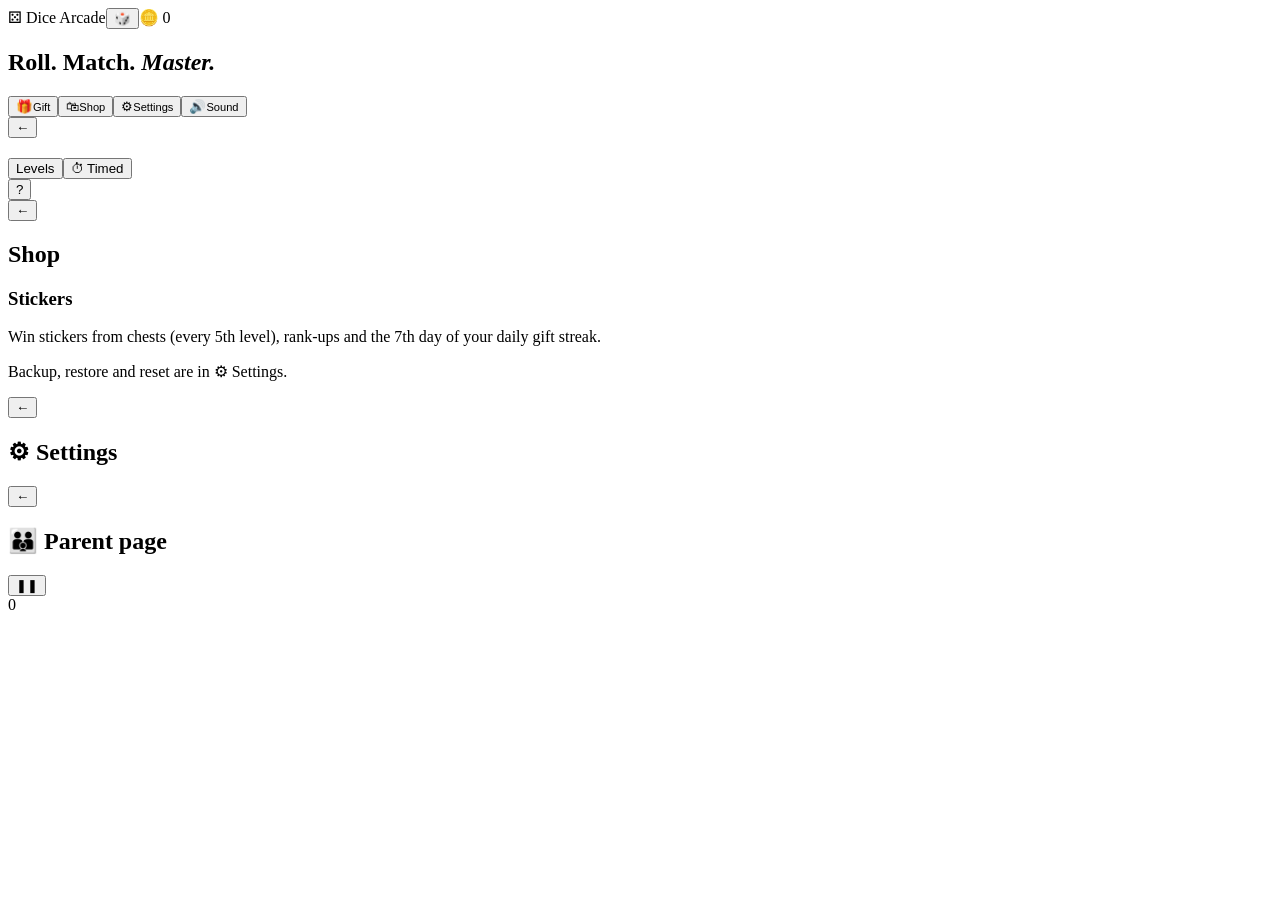
<file: src/template.html>
<!doctype html>
<html lang="en">
<head>
<meta charset="utf-8">
<meta name="viewport" content="width=device-width,initial-scale=1,maximum-scale=1,user-scalable=no,viewport-fit=cover">
<meta name="theme-color" content="#12162b">
<meta name="mobile-web-app-capable" content="yes">
<meta name="apple-mobile-web-app-capable" content="yes">
<title>Dice Arcade</title>
<link rel="manifest" href="manifest.webmanifest">
<link rel="icon" href="icon.svg">
<style>
/*CSS*/
</style>
</head>
<body>
<div id="app">
  <section id="home" class="screen"><div class="hub">
    <nav class="anav"><span class="alogo">⚄ Dice Arcade</span><span class="aright"><button id="profile" class="prof" aria-label="Profile and shop"><span id="pAv">🎲</span><span id="pName"></span></button><span class="chip hidden" id="kidChip"></span><span class="chip" id="coins">🪙 0</span></span></nav>
    <header class="hero"><h1>Roll. Match. <em>Master.</em></h1><p class="sub" id="rankLine"></p><div class="rbar"><i id="rankBar"></i></div></header>
    <div class="cards" id="cards"></div>
    <div class="dock"><button id="gift" aria-label="Daily gift">🎁<small>Gift</small></button><button id="navAlbum" aria-label="Shop and stickers">🛍<small>Shop</small></button><button id="navSet" aria-label="Settings">⚙<small>Settings</small></button><button id="navSound" aria-label="Sound">🔊<small>Sound</small></button></div>
  </div></section>

  <section id="levels" class="screen hidden"><div class="wrap">
    <div class="hdr"><button id="lvBack" aria-label="Back">←</button><h2 id="lvTitle"></h2>
      <div class="tabs"><button id="tabLv" class="on">Levels</button><button id="tabTm">⏱ Timed</button></div>
      <button id="lvHelp" aria-label="How to play">?</button><div class="chip" id="lvCoins"></div></div>
    <div class="how hidden" id="lvHow"></div>
    <div id="lvBody"></div>
  </div></section>

  <section id="album" class="screen hidden"><div class="wrap">
    <div class="hdr"><button id="alBack">←</button><h2>Shop</h2><div class="chip" id="alCoins"></div></div>
    <div id="shop"></div>
    <h3 id="stkTitle">Stickers</h3><p class="note" id="stkNote"></p><div class="sgrid" id="stickers"></div>
    <p class="note">Win stickers from chests (every 5th level), rank-ups and the 7th day of your daily gift streak.</p>
    <p class="note">Backup, restore and reset are in ⚙ Settings.</p>
  </div></section>

  <section id="settings" class="screen hidden"><div class="wrap">
    <div class="hdr"><button id="stBack">←</button><h2>⚙ Settings</h2></div>
    <div id="stBody"></div>
  </div></section>

  <section id="parent" class="screen hidden"><div class="wrap">
    <div class="hdr"><button id="parBack">←</button><h2>👪 Parent page</h2></div>
    <div id="parBody"></div>
  </div></section>

  <section id="play" class="screen hidden">
    <div id="hud">
      <button id="pause" aria-label="Pause">❚❚</button>
      <div class="hmid"><div id="hudTitle"></div><div id="hudGoal"></div><div class="meter" id="meter"></div><div class="tbar hidden" id="tbar"><i></i></div></div>
      <div class="hr"><div id="hudScore">0</div><div id="hudLeft"></div></div>
    </div>
    <div id="pwr"></div>
    <div id="stage"><canvas id="cv"></canvas><div id="say"></div></div>
    <div id="ctl"></div>
  </section>
</div>
<div id="modal" class="hidden"></div>
<script>
/*JS*/
</script>
</body>
</html>
</file>
